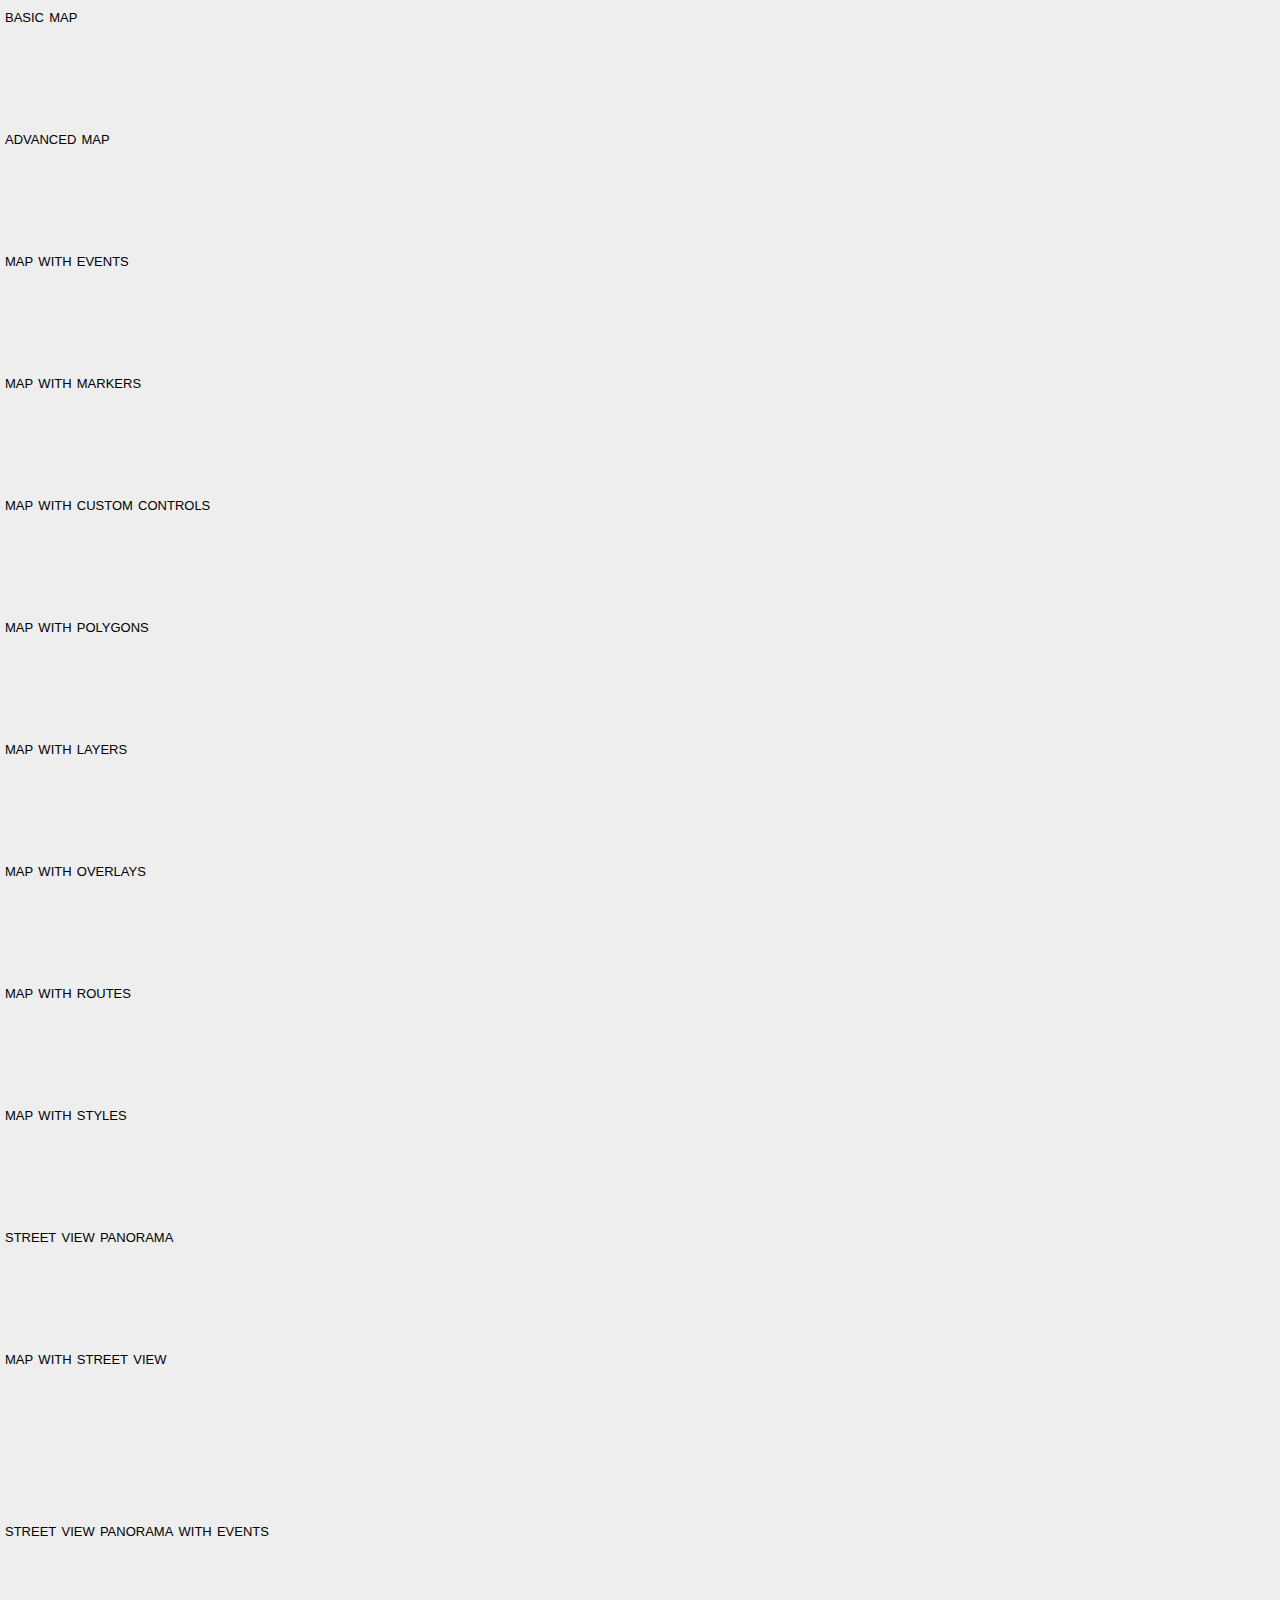
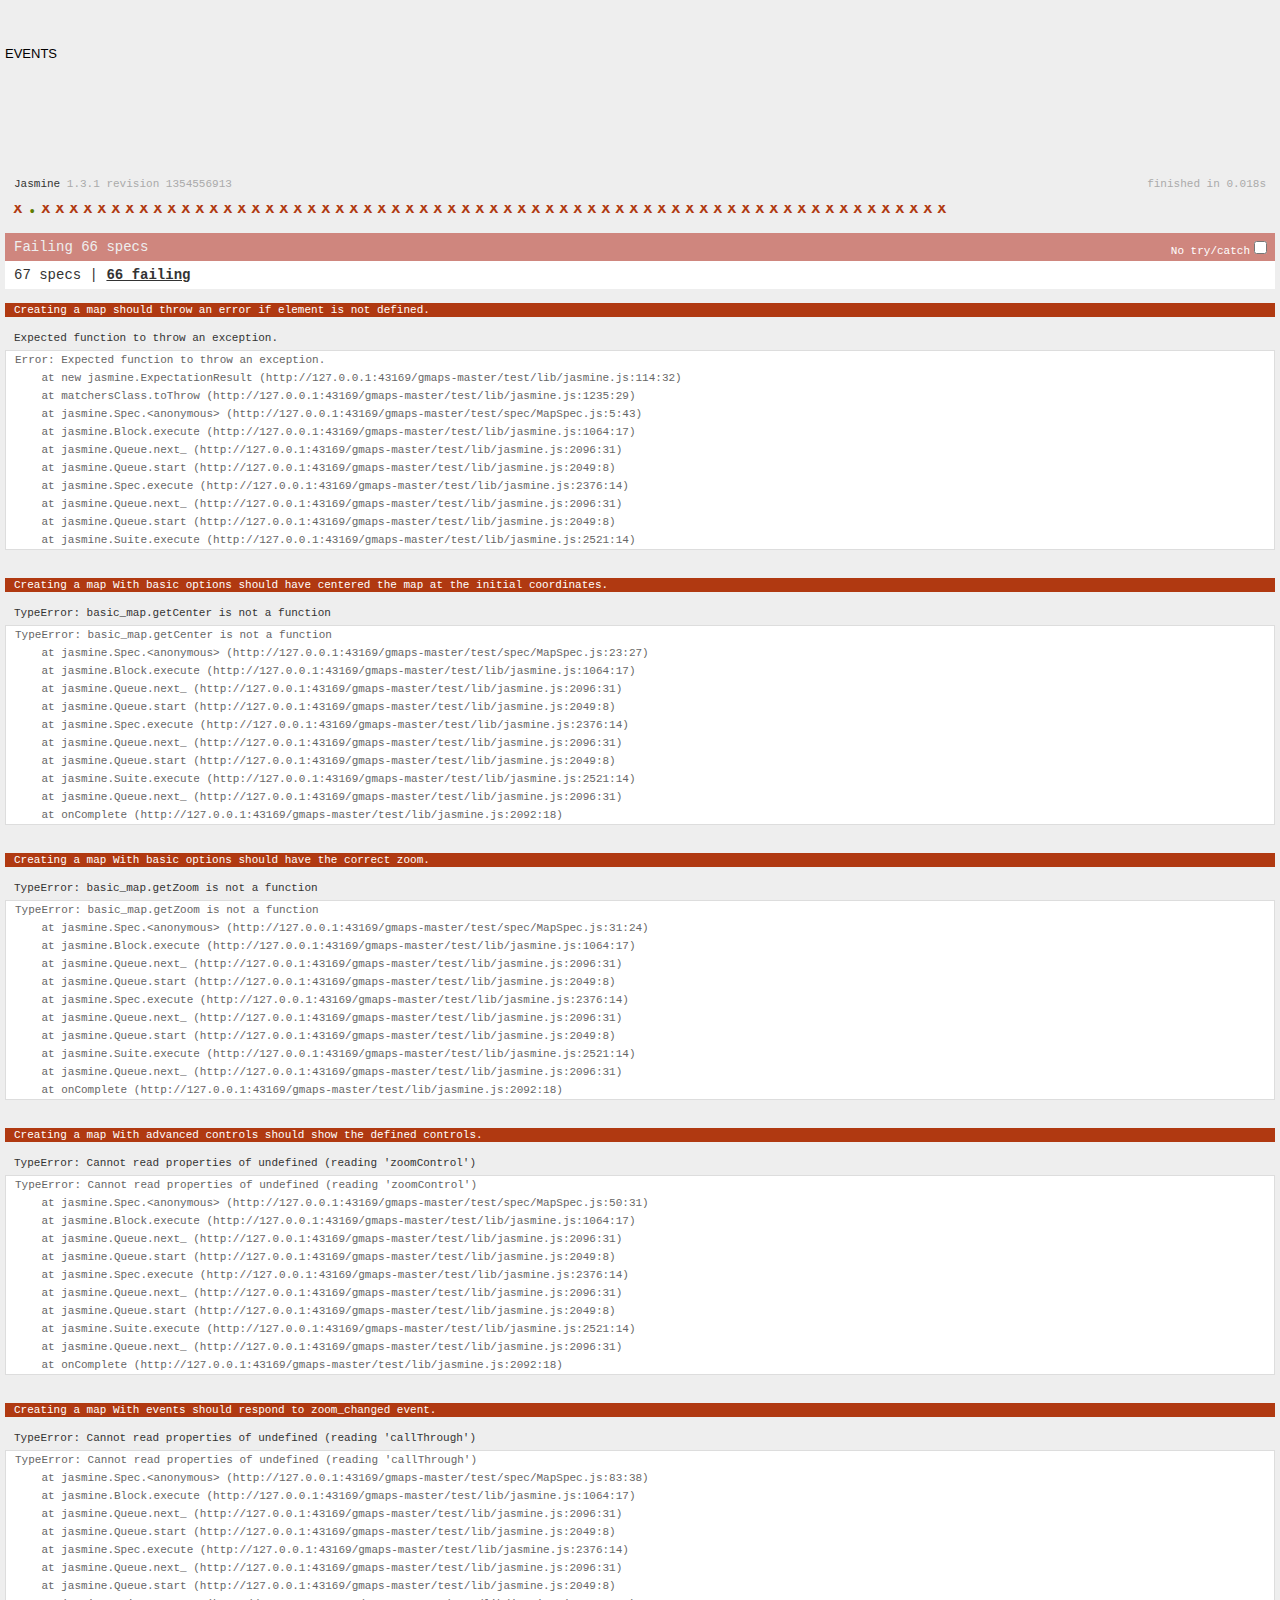
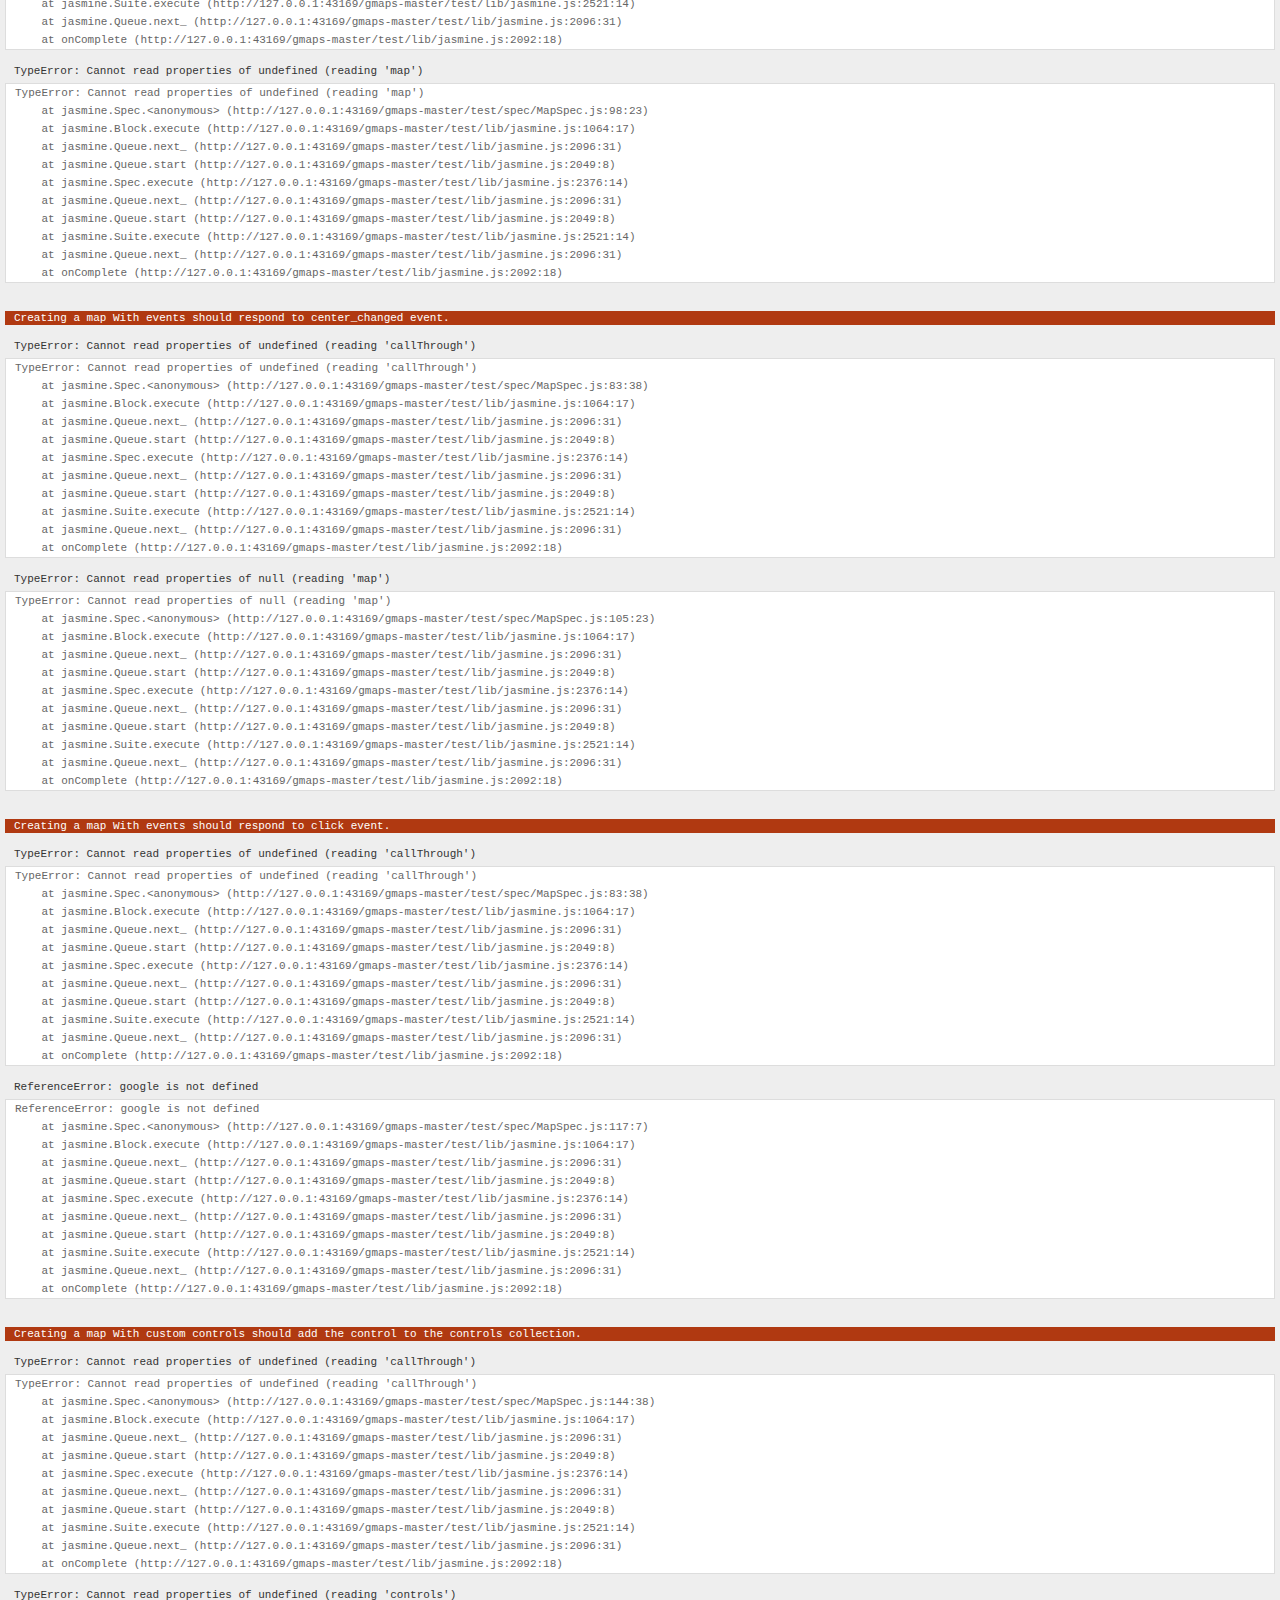
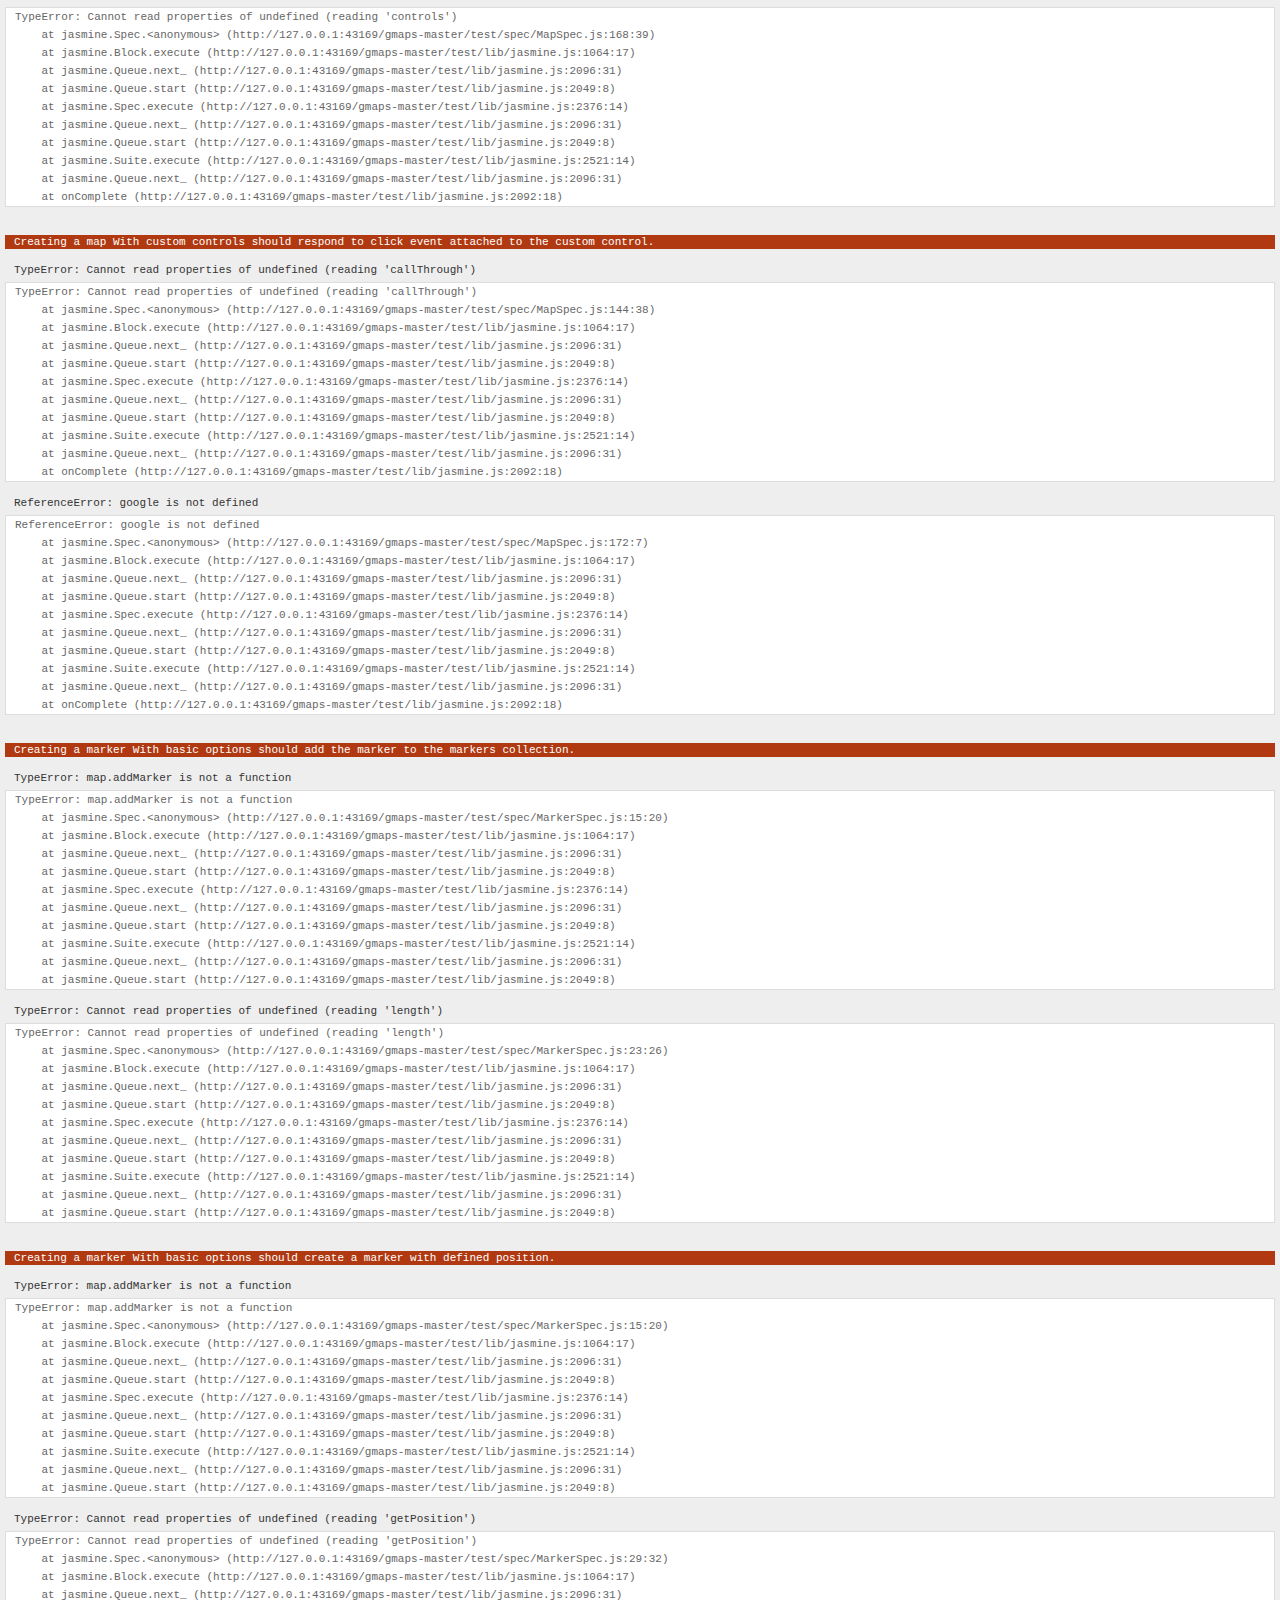
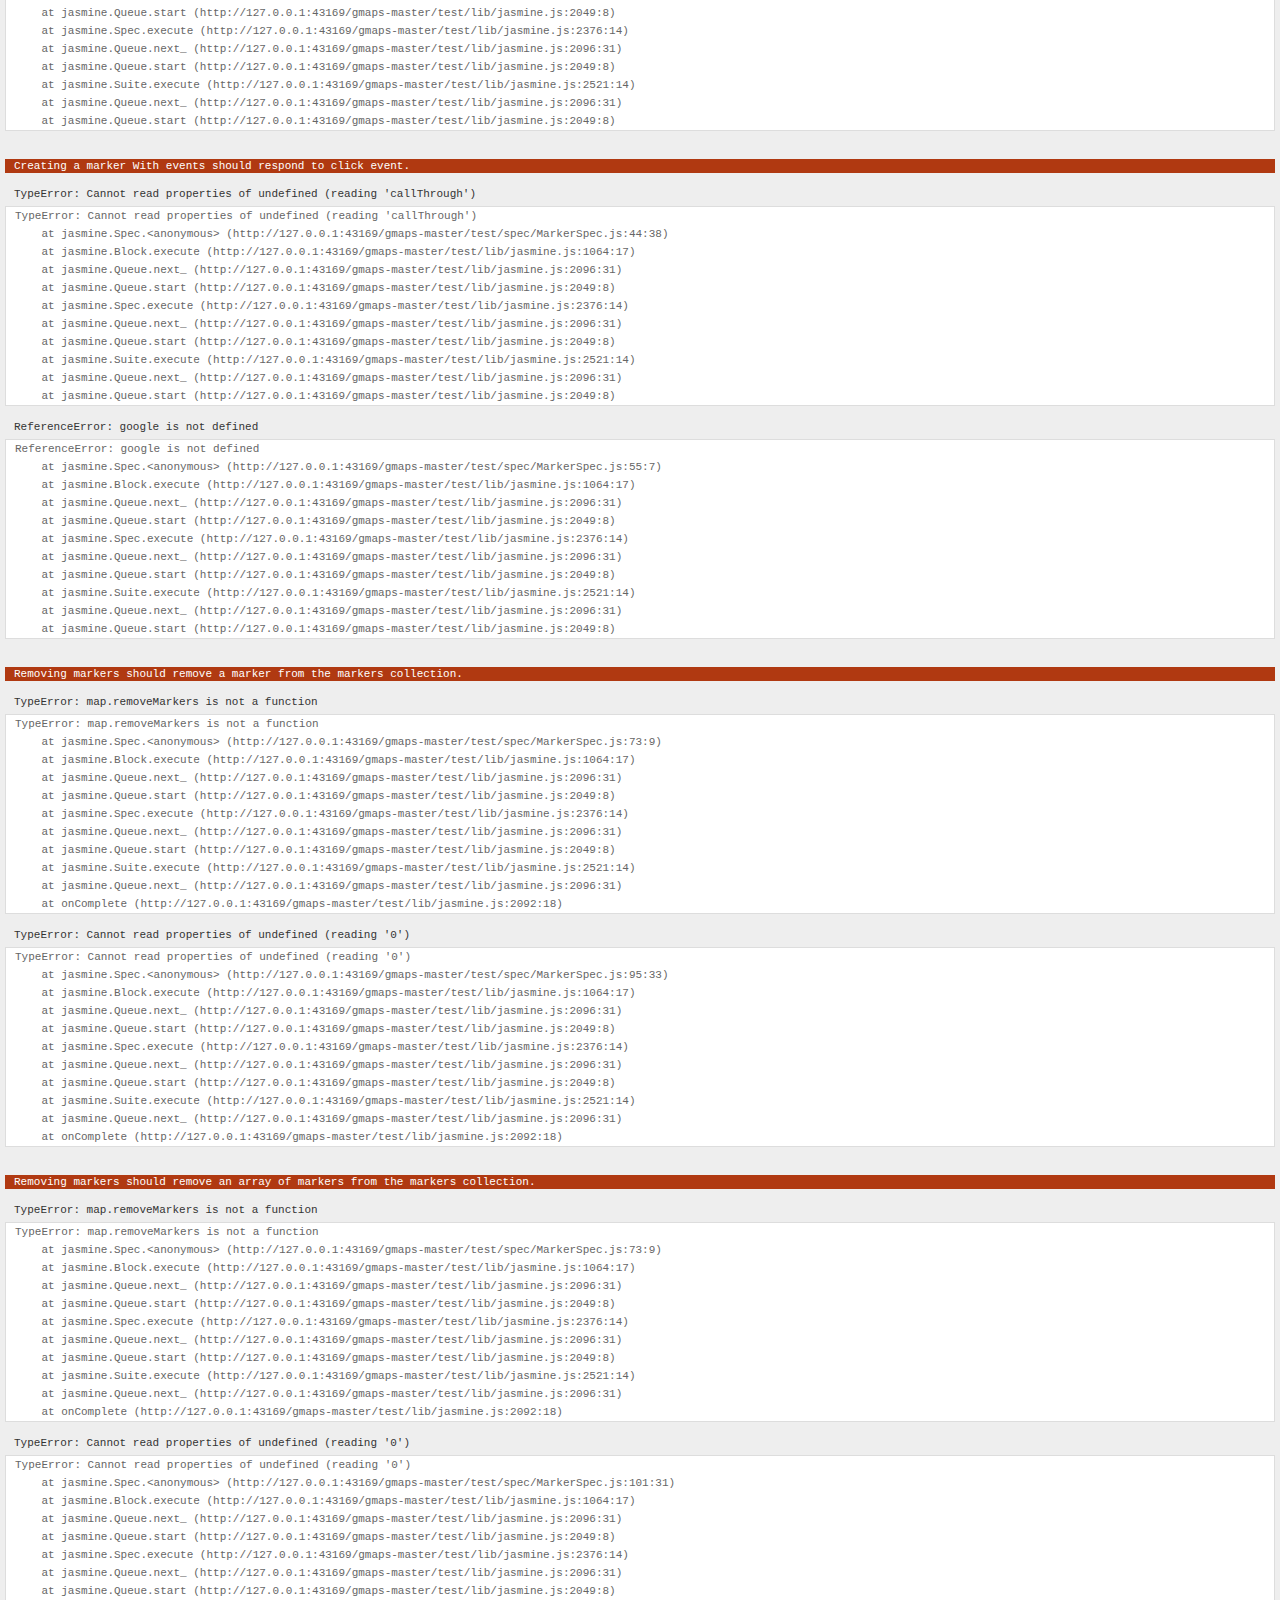
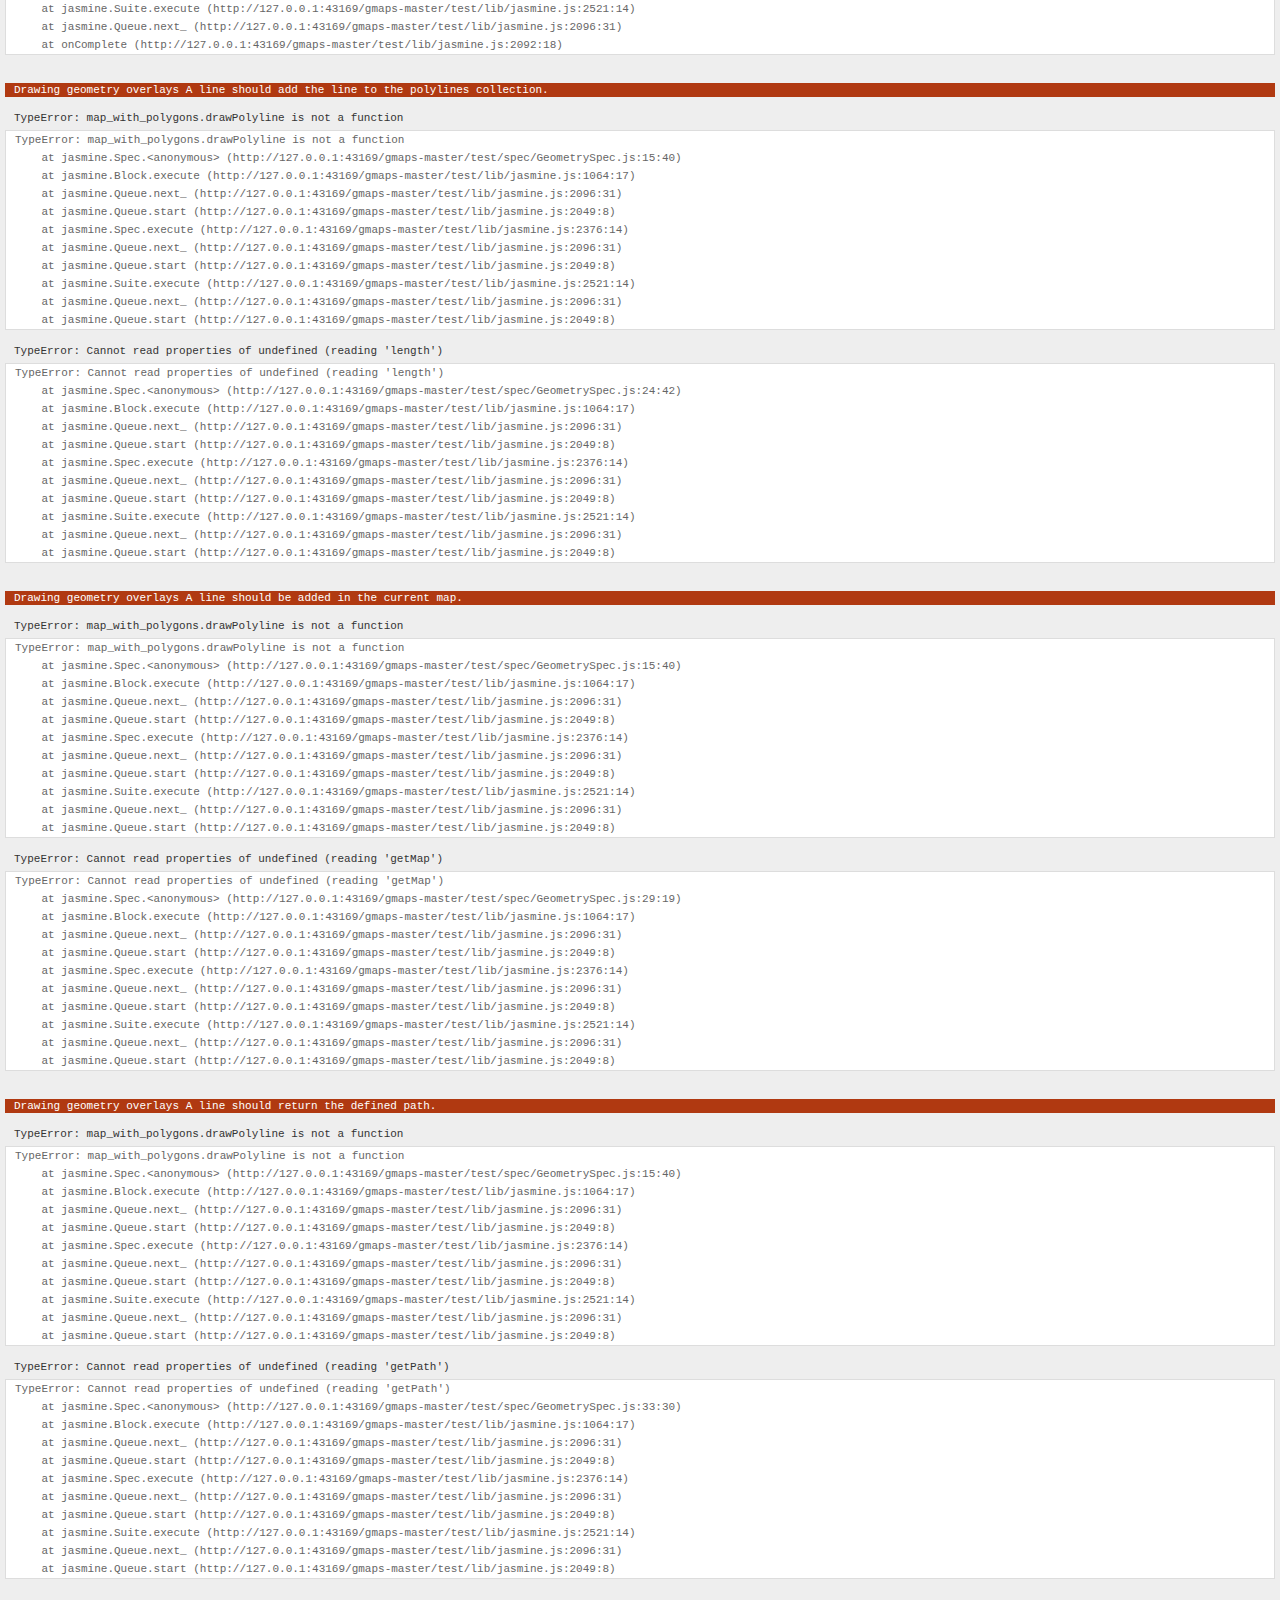
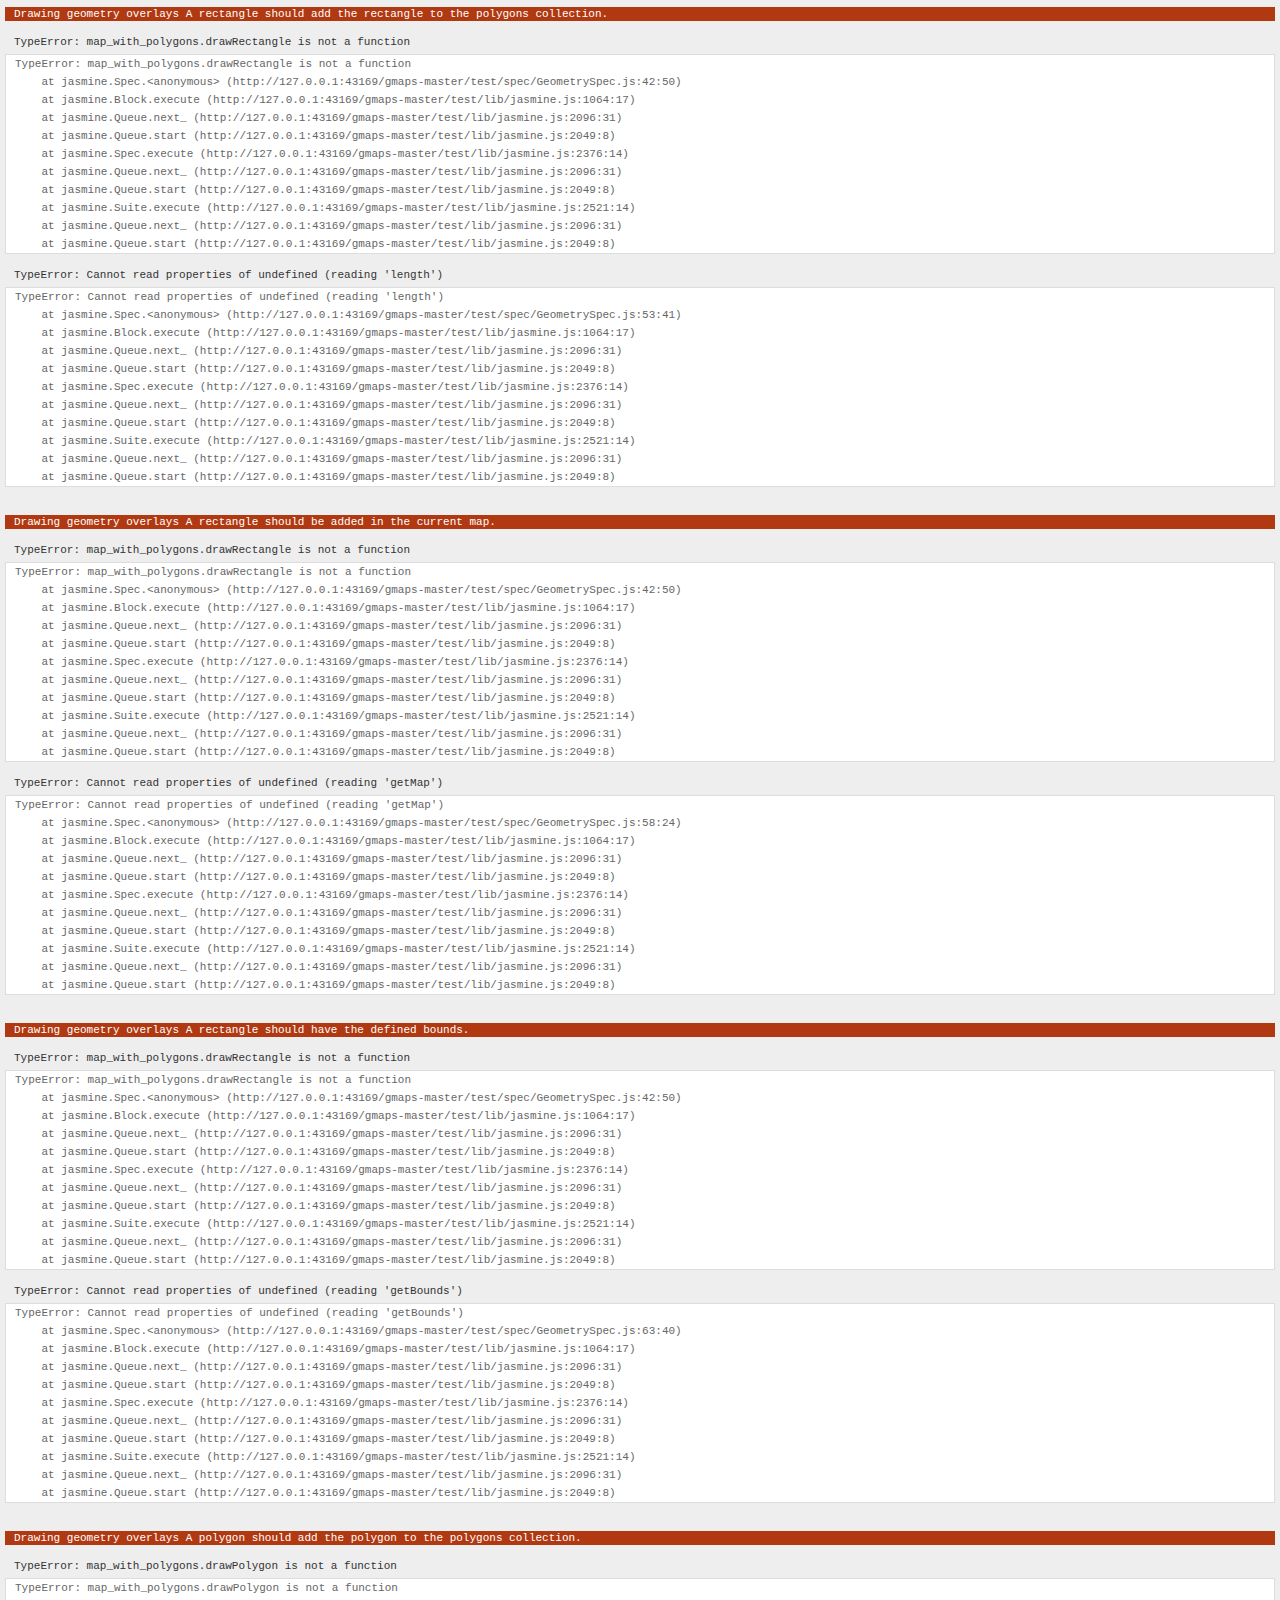
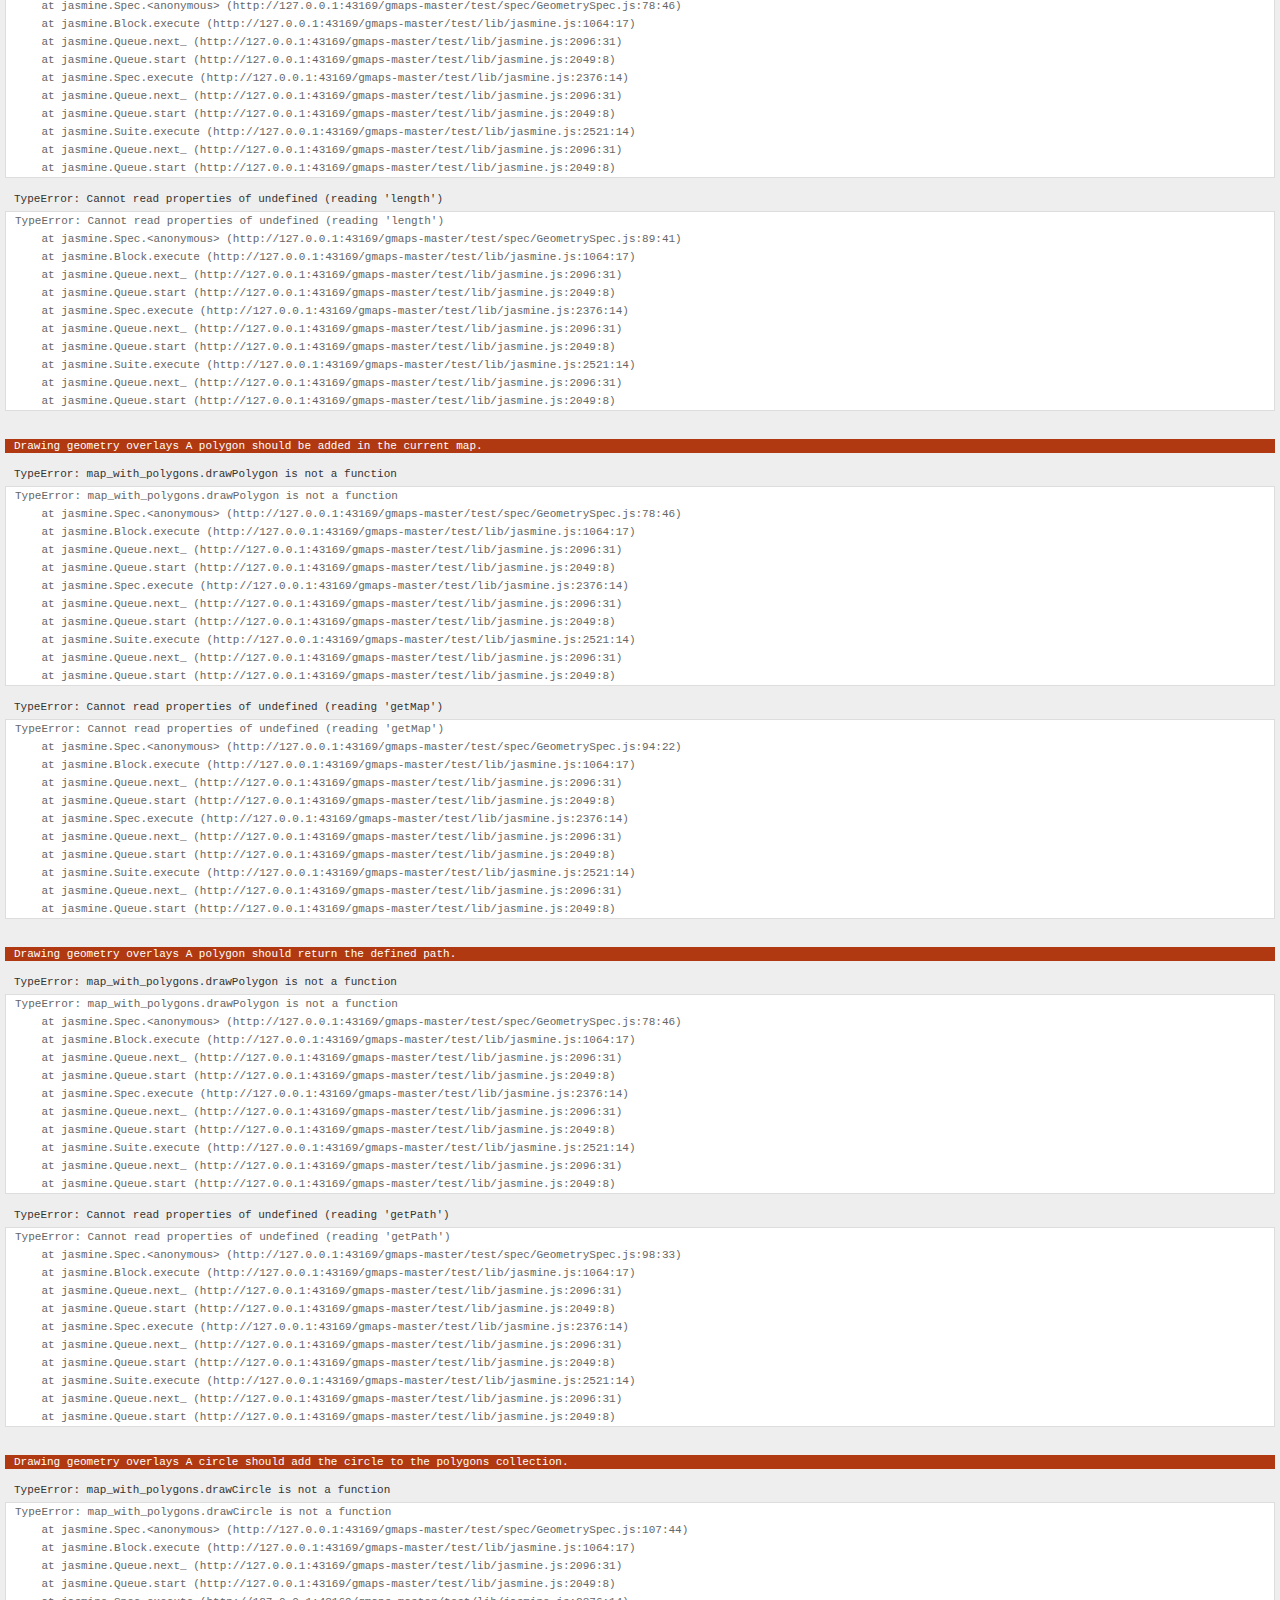
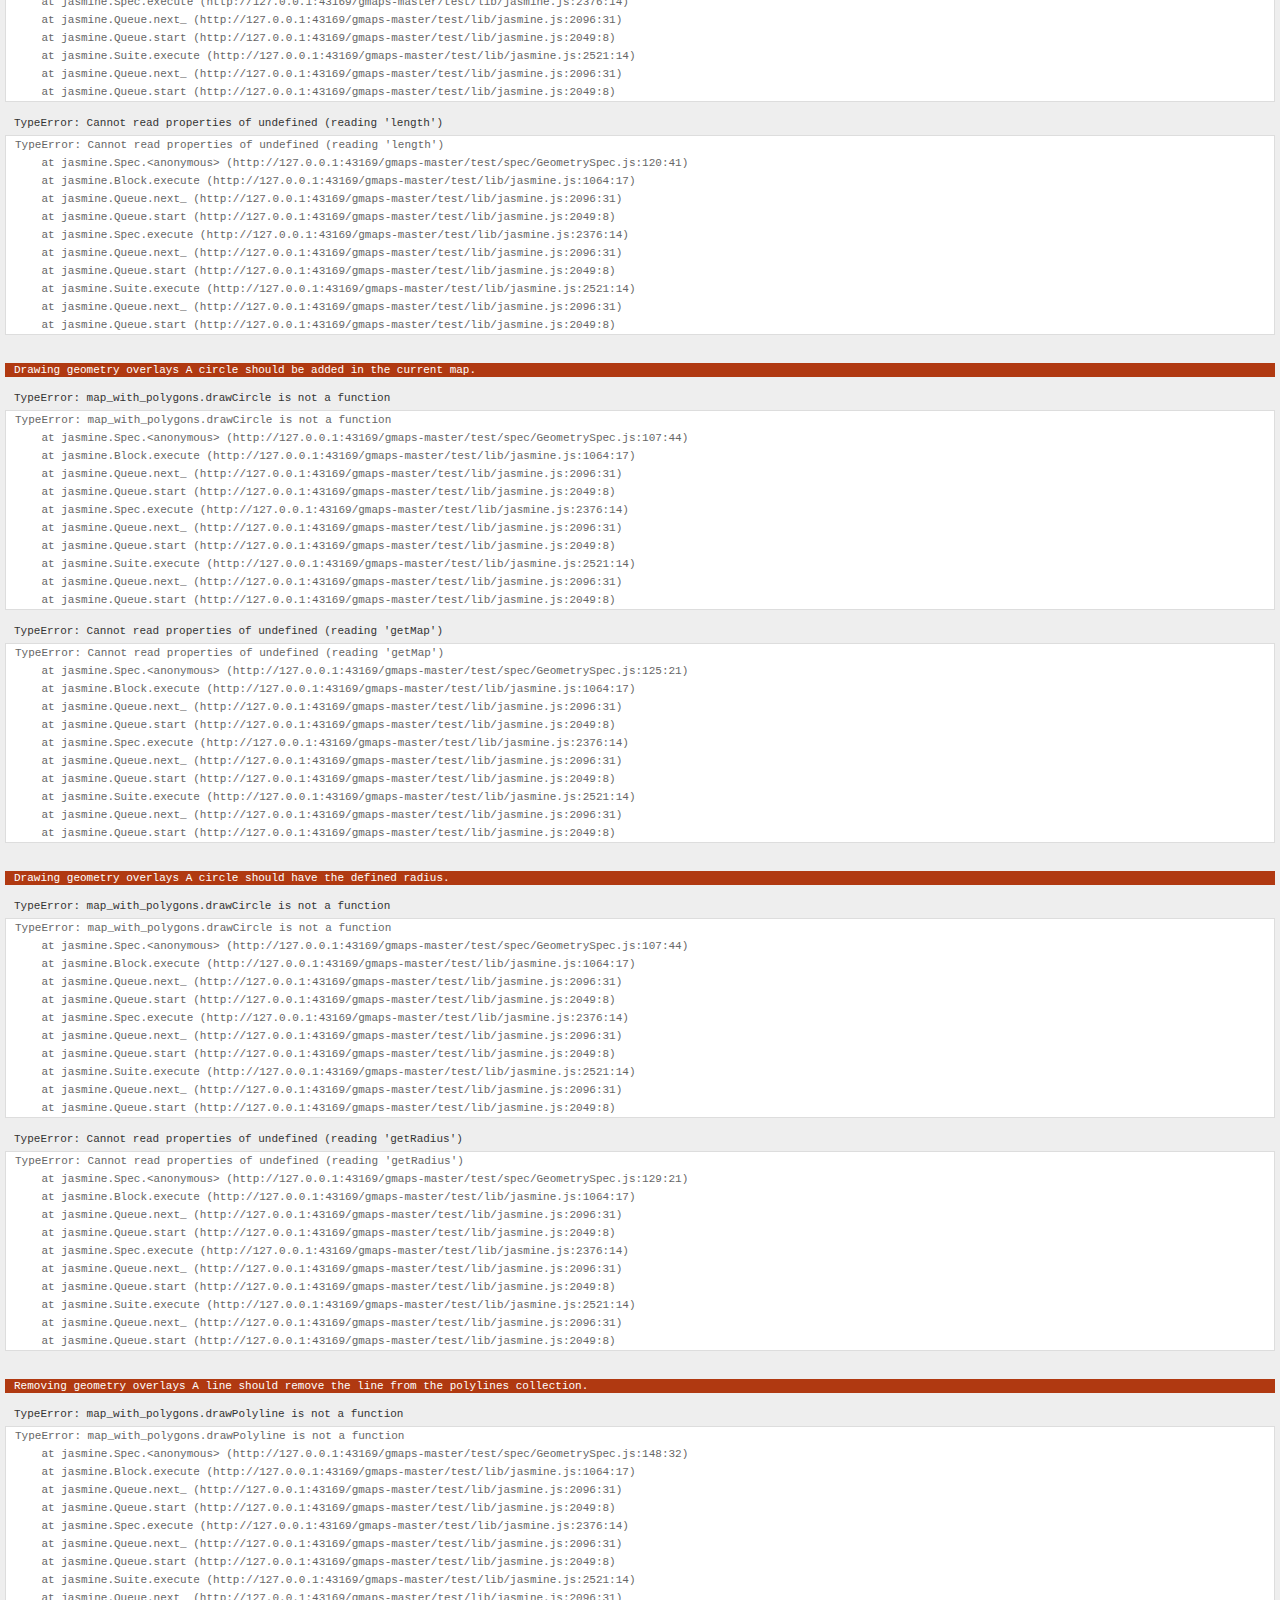
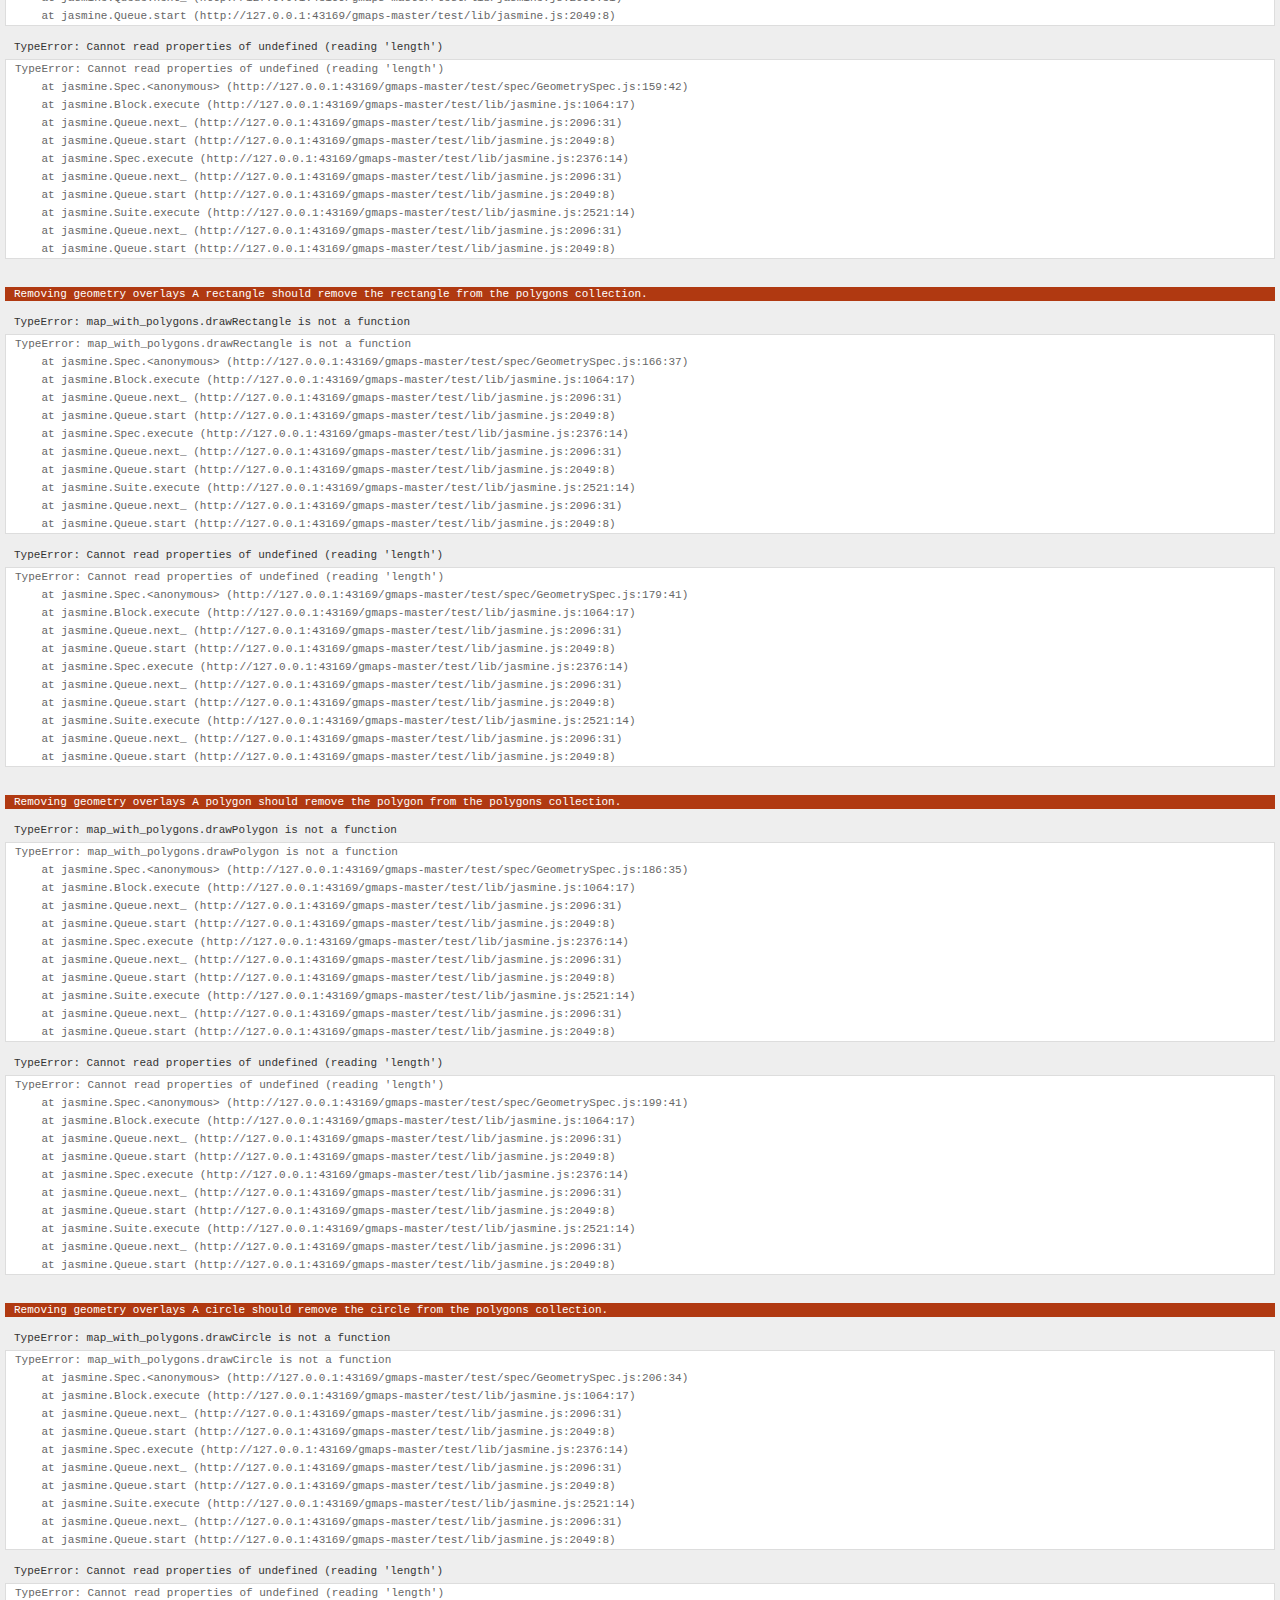
<file: gmaps-master/test/index.html>
<!DOCTYPE html>
<html>
<head>
  <title>gmaps.js test</title>
  <link rel="stylesheet" type="text/css" href="lib/jasmine.css" />
  <link rel="stylesheet" href="style.css" />
  <script type="text/javascript" src="lib/jasmine.js"></script>
  <script type="text/javascript" src="lib/jasmine-html.js"></script>

  <script type="text/javascript" src="http://maps.google.com/maps/api/js?sensor=true"></script>
  <script type="text/javascript" src="../gmaps.js"></script>

  <script type="text/javascript" src="spec/MapSpec.js"></script>
  <script type="text/javascript" src="spec/MarkerSpec.js"></script>
  <script type="text/javascript" src="spec/GeometrySpec.js"></script>
  <script type="text/javascript" src="spec/LayerSpec.js"></script>
  <script type="text/javascript" src="spec/OverlaySpec.js"></script>
  <script type="text/javascript" src="spec/RouteSpec.js"></script>
  <script type="text/javascript" src="spec/StyleSpec.js"></script>
  <script type="text/javascript" src="spec/StreetViewSpec.js"></script>
  <script type="text/javascript" src="spec/EventSpec.js"></script>
  <script type="text/javascript" src="spec/ControlSpec.js"></script>

  <script type="text/javascript">
    (function() {
      var jasmineEnv = jasmine.getEnv();
      jasmineEnv.updateInterval = 1000;

      var htmlReporter = new jasmine.HtmlReporter();

      jasmineEnv.addReporter(htmlReporter);

      jasmineEnv.specFilter = function(spec) {
        return htmlReporter.specFilter(spec);
      };

      var currentWindowOnload = window.onload;

      window.onload = function() {
        if (currentWindowOnload) {
          currentWindowOnload();
        }

        execJasmine();
      };

      function execJasmine() {
        jasmineEnv.execute();
      }
    })();
  </script>
</head>
<body>
  <h3>Basic map</h3>
  <div class="map" id="basic-map"></div>
  <h3>Advanced map</h3>
  <div class="map" id="advanced-map"></div>
  <h3>Map with events</h3>
  <div class="map" id="map-with-events"></div>
  <h3>Map with markers</h3>
  <div class="map" id="map-with-markers"></div>
  <h3>Map with custom controls</h3>
  <div class="map" id="map-with-custom-controls"></div>
  <h3>Map with polygons</h3>
  <div class="map" id="map-with-polygons"></div>
  <h3>Map with layers</h3>
  <div class="map" id="map-with-layers"></div>
  <h3>Map with overlays</h3>
  <div class="map" id="map-with-overlays"></div>
  <h3>Map with routes</h3>
  <div class="map" id="map-with-routes"></div>
  <h3>Map with styles</h3>
  <div class="map" id="map-with-styles"></div>
  <h3>Street View Panorama</h3>
  <div class="panorama" id="streetview-standalone-panorama"></div>
  <h3>Map with Street View</h3>
  <div class="with-columns">
    <div class="map" id="map-with-streetview"></div>
    <div class="panorama" id="streetview-panorama"></div>
  </div>
  <h3>Street View Panorama with events</h3>
  <div class="panorama" id="streetview-with-events"></div>
  <h3>Events</h3>
  <div class="map" id="events"></div>
</body>
</html>
</file>
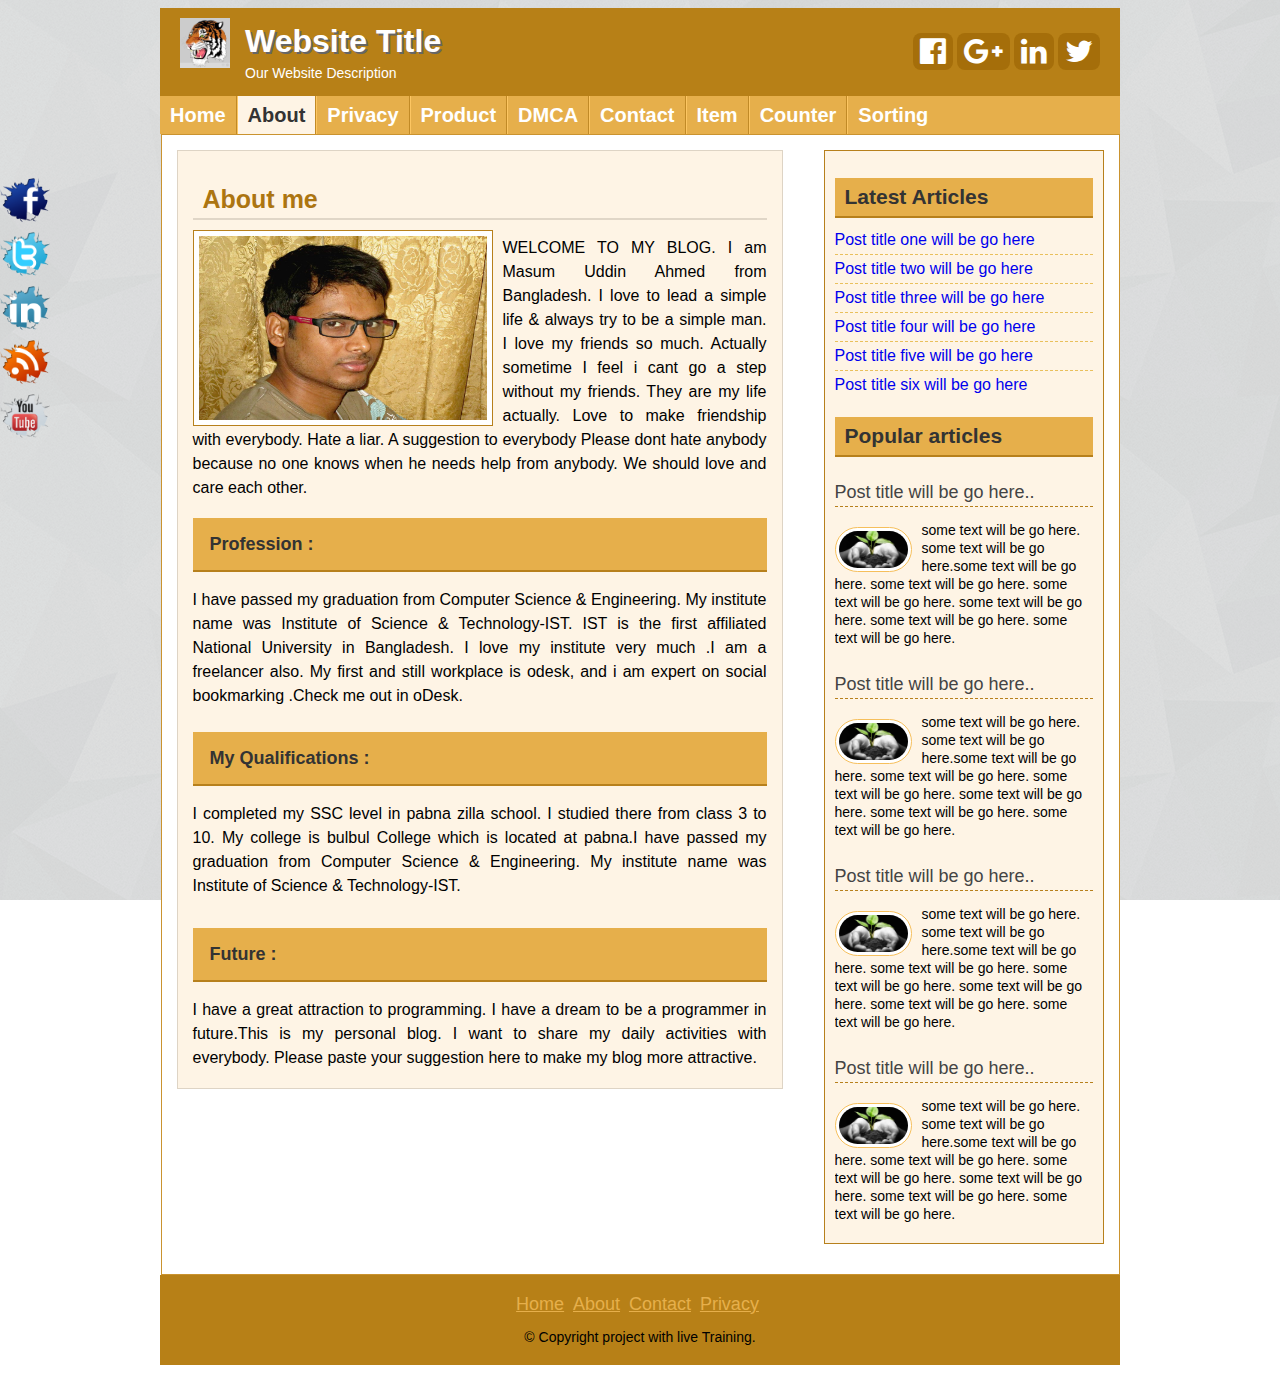
<file: about.html>
<!DOCTYPE html>

<html>
<head>
<title>This is website </title>

<link rel="stylesheet" href="style.css">
<link rel="stylesheet" href="font-awesome-4.7.0/css/font-awesome.css">



</head> 


<body>
<div class ="Headersection templete clear">
<div class="logo">
<img src="images/social/tigerit.jpg" alt="Logo"/>
<h2>Website Title</h2>
<p>
Our Website Description
</p>

</div>
<div class="social">
<a target="_blank" href="http://www.facebook.com"><i class="fa fa-facebook-official" aria-hidden="true"></i></a>
<a href="#"><i class="fa fa-google-plus" aria-hidden="true"></i></a>
<a href="#"><i class="fa fa-linkedin" aria-hidden="true"></i></a>
<a href="#"><i class="fa fa-twitter" aria-hidden="true"></i></a>
</div>

</div>
<div class ="navsection templete">
<ul>

<li><a  href="index.html">Home</a></li>
<li><a id="active" href="about.html">About</a></li>
<li><a href="about.html">Privacy</a></li>


<li><a href="about.html">Product</a>

<ul>
<li><a href="#">Product One</a></li>
<li><a href="#">Product Two</a></li>
<li><a href="#">Product Three</a></li>
<li><a href="#">Product Four</a></li>
<li><a href="#">Product Five</a></li>

</ul>
</li>

<li><a href="about.html">DMCA</a></li>
<li><a href="contact.html">Contact</a>
<ul>
<li><a href="#">Address One</a></li>
<li><a href="#">Address Two</a></li>
<li><a href="#">Address Three</a></li>
<li><a href="#">Address Four</a></li>
<li><a href="#">Address Five</a></li>

</ul>
</li>
<li><a href="item.html">Item</a></li>
<li><a href="counter.html">Counter</a></li>
<li><a href="sorting.html">Sorting</a></li>

</ul>
</div>


<div class ="Contentsection contemplete clear">
<div class ="Maincontent clear">
<div class ="about">
<h2>About me</h2>
<img src="images/masum.jpg" alt="MyImage"/>
<p>
WELCOME TO MY BLOG. I am Masum Uddin Ahmed  from Bangladesh. I love to lead a simple life & always try to be a simple man. I love my friends so much. Actually sometime I feel i cant go a step without my friends. They are my life actually. Love to make friendship with everybody. Hate a liar. A suggestion to everybody Please dont hate anybody because no one knows when he needs help from anybody. We should love and care each other.
</p>
<h3>Profession :</h3>
<p>

I have passed my graduation from Computer Science & Engineering. My institute name was Institute of Science & Technology-IST. IST is the first affiliated  National University in Bangladesh. I love my institute very much .I am a freelancer also. My first and still workplace is odesk, and i am expert on social bookmarking .Check me out in oDesk.
</p>
<h4>My Qualifications :</h4>
<p>
I completed my  SSC level in pabna zilla school. I studied there from class 3 to 10.  My college is bulbul College which is located at pabna.I have passed my graduation from Computer Science & Engineering. My institute name was Institute of Science & Technology-IST.
</p>
<h5>Future :</h5>
<p>
I have a great attraction to programming. I have a dream to be a programmer  in future.This is my personal blog. I want to share my daily activities with everybody. Please paste your suggestion here to make my blog more attractive.
</p>


</div>
</div>
<div class ="Sidebar clear">
<div class ="Samesidebar clear">
<h2> Latest Articles </h2>
<ul>

<li><a href="#">Post title one will be go here </a></li>
<li><a href="#">Post title two will be go here </a></li>
<li><a href="#">Post title three will be go here </a></li>
<li><a href="#">Post title four will be go here </a></li>
<li><a href="#">Post title five will be go here </a></li>
<li><a href="#">Post title six will be go here </a></li>

</ul>

</div>


<div class ="Samesidebar clear">
<h2> Popular articles </h2>
<div class="Popular clear">
<h3><a href="#">Post title will be go here..</h3></a>
<a href="#"><img src ="images/tree.jpg" alt="post image"/></a>
<p>
some text will be go here. some text will be go here.some text will be go here. some text will be go here.
some text will be go here. some text will be go here. some text will be go here. some text will be go here.
</p>
</div>


<div class="Popular clear">
<h3><a href="#">Post title will be go here..</h3></a>
<a href="#"><img src ="images/tree.jpg" alt="post image"/></a>
<p>
some text will be go here. some text will be go here.some text will be go here. some text will be go here.
some text will be go here. some text will be go here. some text will be go here. some text will be go here.
</p>
</div>


<div class="Popular clear">
<h3><a href="#">Post title will be go here..</h3></a>
<a href="#"><img src ="images/tree.jpg" alt="post image"/></a>
<p>
some text will be go here. some text will be go here.some text will be go here. some text will be go here.
some text will be go here. some text will be go here. some text will be go here. some text will be go here.
</p>
</div>


<div class="Popular clear">
<h3><a href="#">Post title will be go here..</h3></a>
<a href="#"><img src ="images/tree.jpg" alt="post image"/></a>
<p>
some text will be go here. some text will be go here.some text will be go here. some text will be go here.
some text will be go here. some text will be go here. some text will be go here. some text will be go here.
</p>
</div>
</div>


</div>
</div>
<div class ="fottersection templete clear">
<div class ="fottermenu clear">
<ul>

<li><a href="#">Home</a></li>
<li><a href="#">About</a></li>
<li><a href="#">Contact</a></li>
<li><a href="#">Privacy</a></li>

</ul>
</div>

<p>&copy; Copyright project with live Training.</p>


</div>
<div class="fixedicon clear">
<a href="http://www.facebook.com"><img src="images/social/fb.png" alt="Facebok"/></a>
<a href="http://www.twitter.com"><img src="images/social/tw.png" alt="Twitter"/></a>
<a href="http://www.linkedin.com"><img src="images/social/ln.png" alt="Linkedin"/></a>
<a href="http://www.subscribe.com"><img src="images/social/sub.png" alt="Subscribe"/></a>
<a href="http://www.youtube.com"><img src="images/social/yo.png" alt="Youtube"/></a>

</div>
<script type="text/javascript" src="js/scrolltop.js"></script>

 

</body>

</html>
</file>
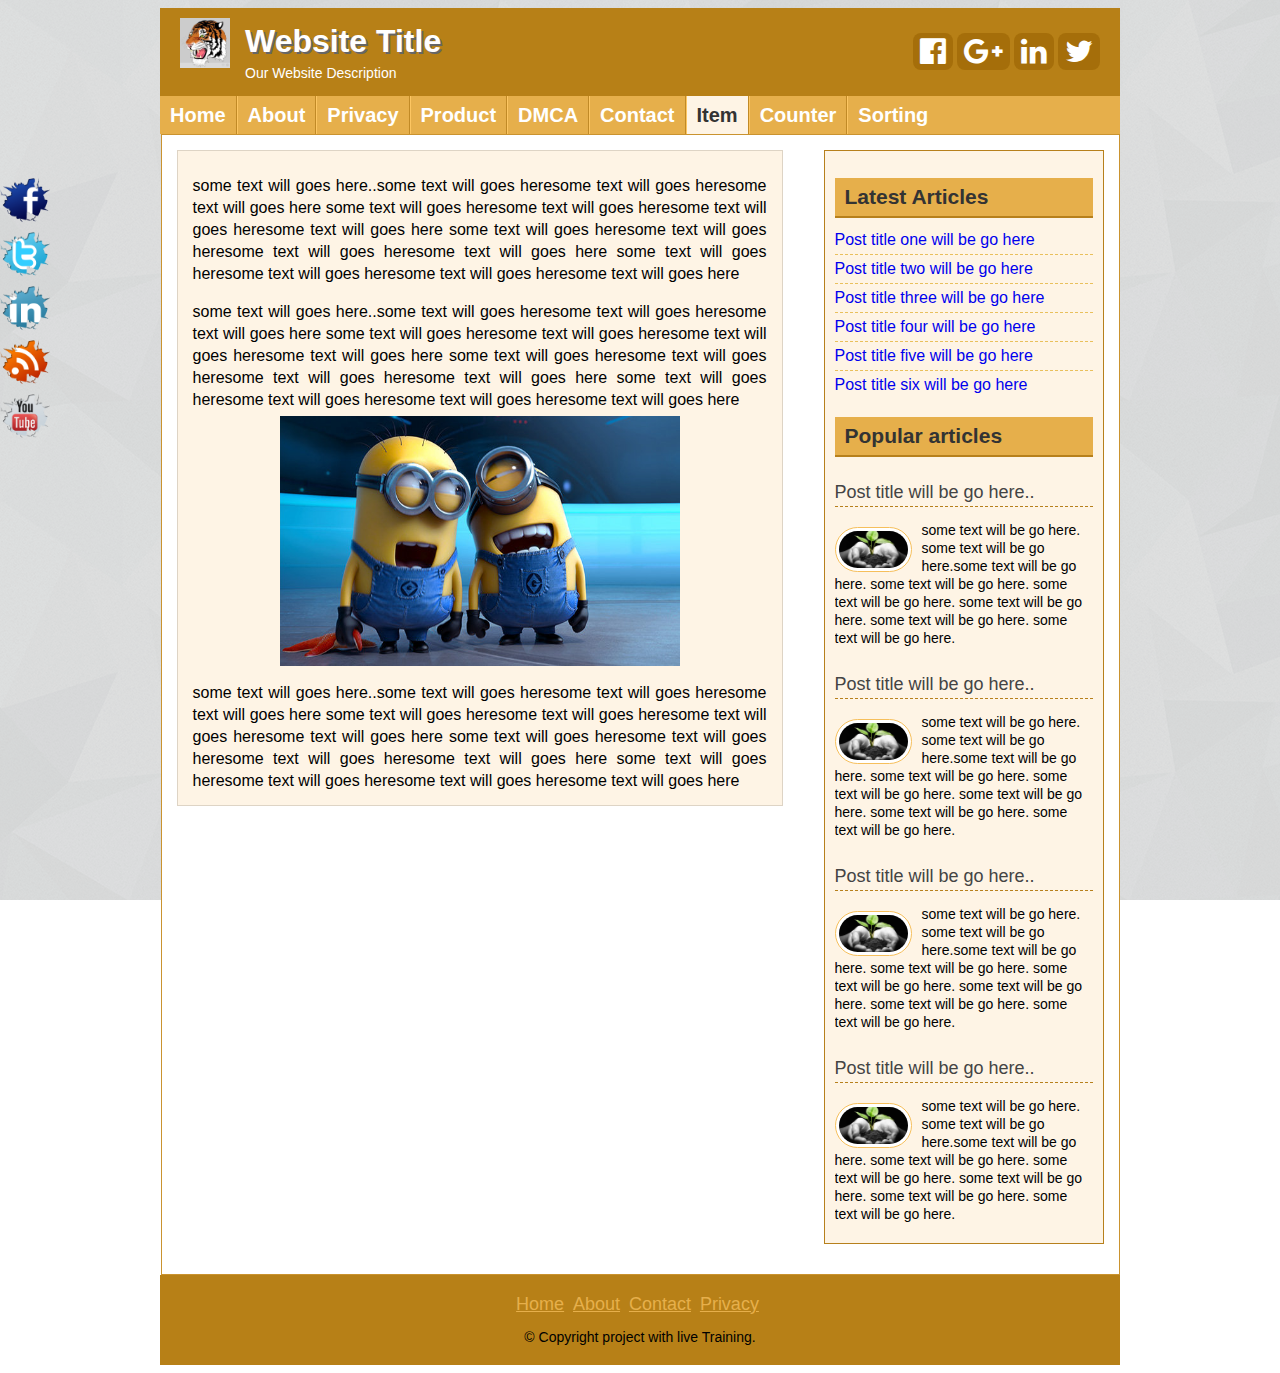
<file: item.html>
<!DOCTYPE html>

<html>
<head>
<title>This is website </title>

<link rel="stylesheet" href="style.css">
<link rel="stylesheet" href="font-awesome-4.7.0/css/font-awesome.css">

</head> 


<body>
<div class ="Headersection templete clear">
<div class="logo">
<img src="images/social/tigerit.jpg" alt="Logo"/>
<h2>Website Title</h2>
<p>
Our Website Description
</p>

</div>
<div class="social">
<a target="_blank" href="http://www.facebook.com"><i class="fa fa-facebook-official" aria-hidden="true"></i></a>
<a href="#"><i class="fa fa-google-plus" aria-hidden="true"></i></a>
<a href="#"><i class="fa fa-linkedin" aria-hidden="true"></i></a>
<a href="#"><i class="fa fa-twitter" aria-hidden="true"></i></a>
</div>

</div>
<div class ="navsection templete">
<ul>

<li><a href="index.html">Home</a></li>
<li><a href="about.html">About</a></li>
<li><a href="about.html">Privacy</a></li>


<li><a href="about.html">Product</a>

<ul>
<li><a href="#">Product One</a></li>
<li><a href="#">Product Two</a></li>
<li><a href="#">Product Three</a></li>
<li><a href="#">Product Four</a></li>
<li><a href="#">Product Five</a></li>

</ul>
</li>

<li><a href="about.html">DMCA</a></li>
<li><a href="contact.html">Contact</a>
<ul>
<li><a href="#">Address One</a></li>
<li><a href="#">Address Two</a></li>
<li><a href="#">Address Three</a></li>
<li><a href="#">Address Four</a></li>
<li><a href="#">Address Five</a></li>

</ul>
</li>
<li><a id="active" href="item.html">Item</a></li>
<li><a href="counter.html">Counter</a></li>
<li><a href="sorting.html">Sorting</a></li>

</ul>
</div>


<div class ="Contentsection contemplete clear">
<div class ="Maincontent myitem clear">
<p>some text will goes here..some text will goes heresome text will goes heresome text will goes here
some text will goes heresome text will goes heresome text will goes heresome text will goes here
some text will goes heresome text will goes heresome text will goes heresome text will goes here
some text will goes heresome text will goes heresome text will goes heresome text will goes here</p>
<p>some text will goes here..some text will goes heresome text will goes heresome text will goes here
some text will goes heresome text will goes heresome text will goes heresome text will goes here
some text will goes heresome text will goes heresome text will goes heresome text will goes here
some text will goes heresome text will goes heresome text will goes heresome text will goes here</p>

<div class ="items">
<img src="images/mini.jpg" alt="one image"/>
<div class="shadow">
<div class="ourtext">
<h2>Java Programmer</h2>
<p>Expert in java(j2ee) & PHP</p>
</div>

</div>

</div>
<p>some text will goes here..some text will goes heresome text will goes heresome text will goes here
some text will goes heresome text will goes heresome text will goes heresome text will goes here
some text will goes heresome text will goes heresome text will goes heresome text will goes here
some text will goes heresome text will goes heresome text will goes heresome text will goes here</p>
</div>


<div class ="Sidebar clear">
<div class ="Samesidebar clear">
<h2> Latest Articles </h2>
<ul>

<li><a href="#">Post title one will be go here</a></li>
<li><a href="#">Post title two will be go here </a></li>
<li><a href="#">Post title three will be go here </a></li>
<li><a href="#">Post title four will be go here </a></li>
<li><a href="#">Post title five will be go here </a></li>
<li><a href="#">Post title six will be go here </a></li>

</ul>

</div>



<div class ="Samesidebar clear">
<h2> Popular articles </h2>
<div class="Popular clear">
<h3><a href="#">Post title will be go here..</h3></a>
<a href="#"><img src ="images/tree.jpg" alt="post image"/></a>
<p>
some text will be go here. some text will be go here.some text will be go here. some text will be go here.
some text will be go here. some text will be go here. some text will be go here. some text will be go here.
</p>
</div>


<div class="Popular clear">
<h3><a href="#">Post title will be go here..</h3></a>
<a href="#"><img src ="images/tree.jpg" alt="post image"/></a>
<p>
some text will be go here. some text will be go here.some text will be go here. some text will be go here.
some text will be go here. some text will be go here. some text will be go here. some text will be go here.
</p>
</div>


<div class="Popular clear">
<h3><a href="#">Post title will be go here..</h3></a>
<a href="#"><img src ="images/tree.jpg" alt="post image"/></a>
<p>
some text will be go here. some text will be go here.some text will be go here. some text will be go here.
some text will be go here. some text will be go here. some text will be go here. some text will be go here.
</p>
</div>


<div class="Popular clear">
<h3><a href="#">Post title will be go here..</h3></a>
<a href="#"><img src ="images/tree.jpg" alt="post image"/></a>
<p>
some text will be go here. some text will be go here.some text will be go here. some text will be go here.
some text will be go here. some text will be go here. some text will be go here. some text will be go here.
</p>
</div>
</div>


</div>
</div>
<div class ="fottersection templete clear">
<div class ="fottermenu clear">
<ul>

<li><a href="#">Home</a></li>
<li><a href="#">About</a></li>
<li><a href="#">Contact</a></li>
<li><a href="#">Privacy</a></li>

</ul>
</div>

<p>&copy; Copyright project with live Training.</p>


</div>

<div class="fixedicon clear">
<a href="http://www.facebook.com"><img src="images/social/fb.png" alt="Facebok"/></a>
<a href="http://www.twitter.com"><img src="images/social/tw.png" alt="Twitter"/></a>
<a href="http://www.linkedin.com"><img src="images/social/ln.png" alt="Linkedin"/></a>
<a href="http://www.subscribe.com"><img src="images/social/sub.png" alt="Subscribe"/></a>
<a href="http://www.youtube.com"><img src="images/social/yo.png" alt="Youtube"/></a>

</div>
<script type="text/javascript" src="js/scrolltop.js"></script>

 

</body>


</html>
</file>
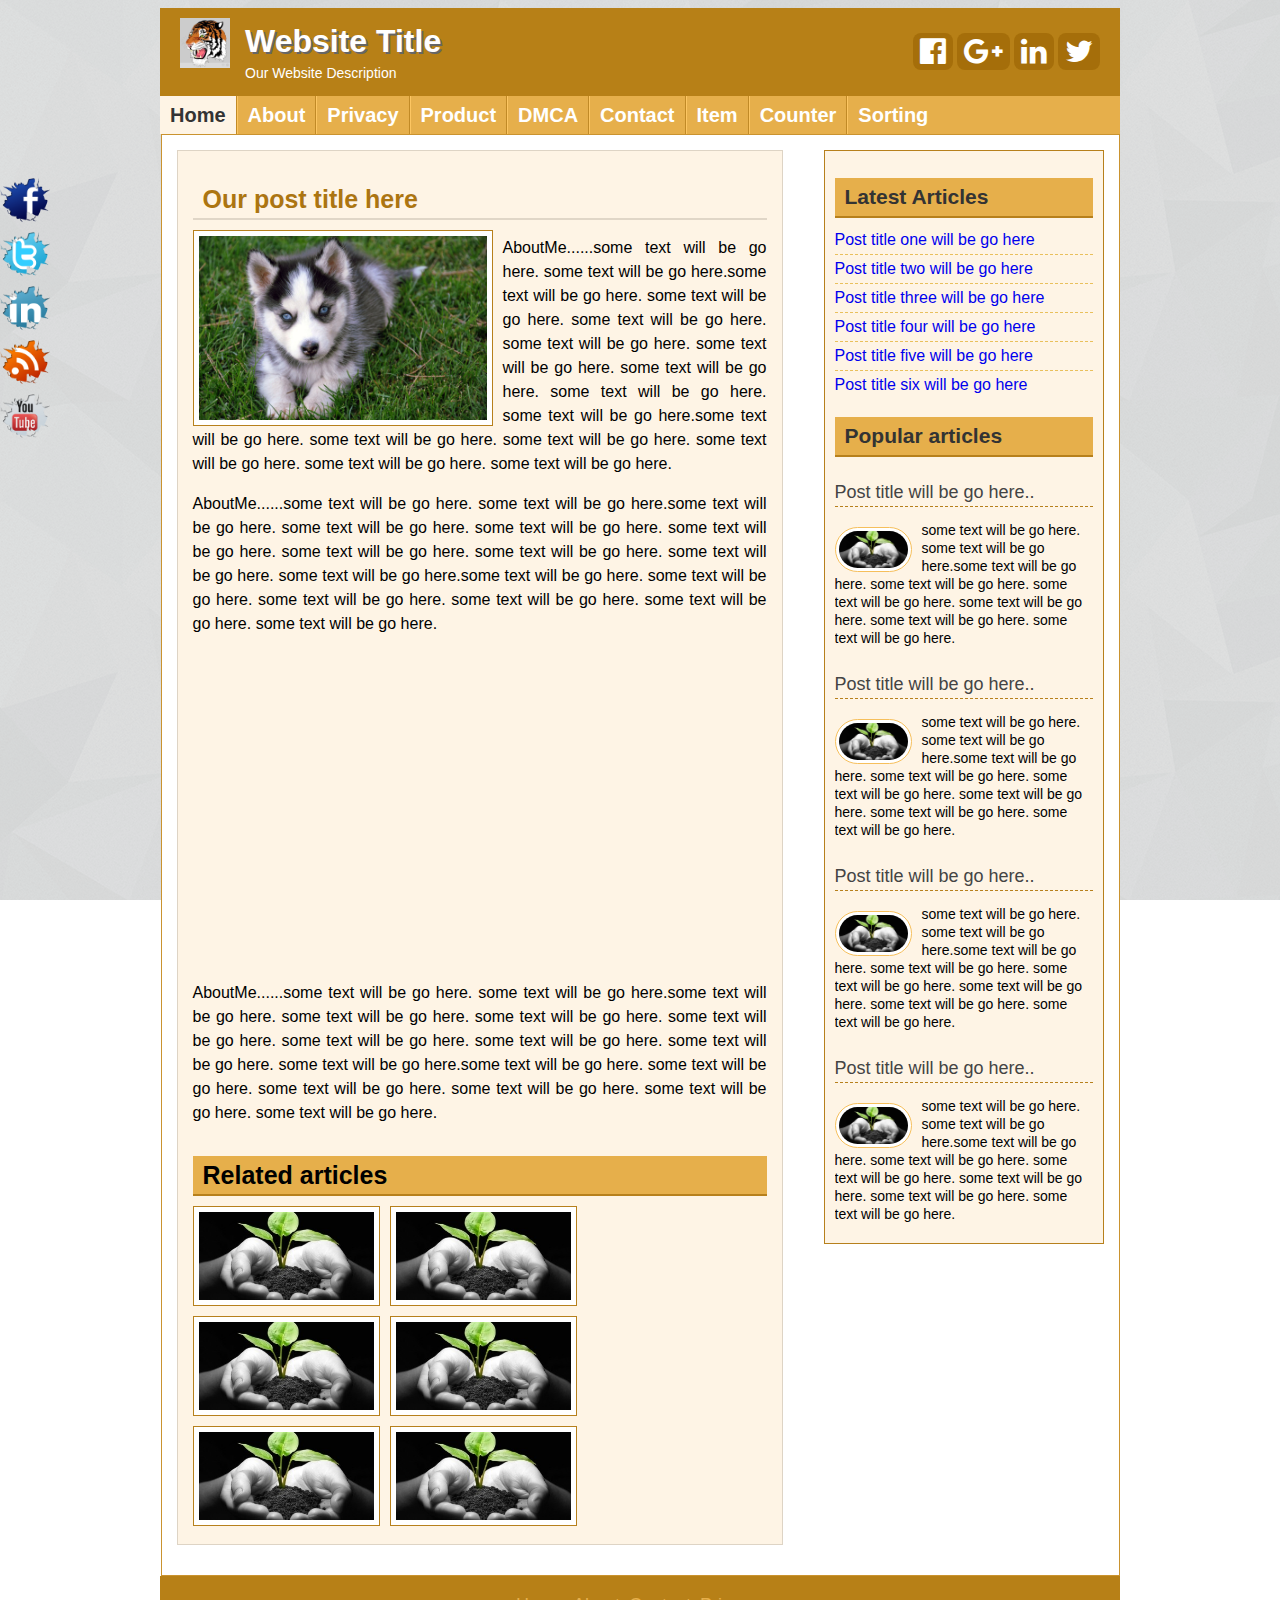
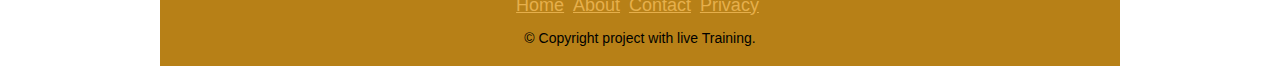
<file: post.html>
<!DOCTYPE html>

<html>
<head>
<title>This is website </title>

<link rel="stylesheet" href="style.css">
<link rel="stylesheet" href="font-awesome-4.7.0/css/font-awesome.css">

</head> 


<body>
<div class ="Headersection templete clear">
<div class="logo">
<img src="images/social/tigerit.jpg" alt="Logo"/>
<h2>Website Title</h2>
<p>
Our Website Description
</p>

</div>
<div class="social">
<a target="_blank" href="http://www.facebook.com"><i class="fa fa-facebook-official" aria-hidden="true"></i></a>
<a href="#"><i class="fa fa-google-plus" aria-hidden="true"></i></a>
<a href="#"><i class="fa fa-linkedin" aria-hidden="true"></i></a>
<a href="#"><i class="fa fa-twitter" aria-hidden="true"></i></a>
</div>

</div>
<div class ="navsection templete">
<ul>

<li><a id="active" href="index.html">Home</a></li>
<li><a href="about.html">About</a></li>
<li><a href="about.html">Privacy</a></li>


<li><a href="about.html">Product</a>

<ul>
<li><a href="#">Product One</a></li>
<li><a href="#">Product Two</a></li>
<li><a href="#">Product Three</a></li>
<li><a href="#">Product Four</a></li>
<li><a href="#">Product Five</a></li>

</ul>
</li>

<li><a href="about.html">DMCA</a></li>
<li><a href="contact.html">Contact</a>
<ul>
<li><a href="#">Address One</a></li>
<li><a href="#">Address Two</a></li>
<li><a href="#">Address Three</a></li>
<li><a href="#">Address Four</a></li>
<li><a href="#">Address Five</a></li>

</ul>
</li>
<li><a href="item.html">Item</a></li>
<li><a href="counter.html">Counter</a></li>
<li><a href="sorting.html">Sorting</a></li>

</ul>
</div>

<div class ="Contentsection contemplete clear">
<div class ="Maincontent clear">
<div class ="about">
<h2>Our post title here</h2>
<img src="images/cat.jpg" alt="MyImage"/>
<p>
AboutMe......some text will be go here. some text will be go here.some text will be go here. some text will be go here.
some text will be go here. some text will be go here. some text will be go here. some text will be go here.
some text will be go here. some text will be go here.some text will be go here. some text will be go here.
some text will be go here. some text will be go here. some text will be go here. some text will be go here.
</p>
<p>
AboutMe......some text will be go here. some text will be go here.some text will be go here. some text will be go here.
some text will be go here. some text will be go here. some text will be go here. some text will be go here.
some text will be go here. some text will be go here.some text will be go here. some text will be go here.
some text will be go here. some text will be go here. some text will be go here. some text will be go here.
</p>

<iframe
 width="100%" height="315" 
 src="https://www.youtube.com/embed/qKoajPPWpmo"
 frameborder="0" allowfullscreen>
 </iframe>

<p>
AboutMe......some text will be go here. some text will be go here.some text will be go here. some text will be go here.
some text will be go here. some text will be go here. some text will be go here. some text will be go here.
some text will be go here. some text will be go here.some text will be go here. some text will be go here.
some text will be go here. some text will be go here. some text will be go here. some text will be go here.
</p>
<div class="Relatedpost clear">
<h2>Related articles</h2>
<a href="#"><img src ="images/tree.jpg" alt="post image"/></a>
<a href="#"><img src ="images/tree.jpg" alt="post image"/></a>
<a href="#"><img src ="images/tree.jpg" alt="post image"/></a>
<a href="#"><img src ="images/tree.jpg" alt="post image"/></a>
<a href="#"><img src ="images/tree.jpg" alt="post image"/></a>
<a href="#"><img src ="images/tree.jpg" alt="post image"/></a>

</div> 



</div>
</div>

<div class ="Sidebar clear">
<div class ="Samesidebar clear">
<h2> Latest Articles </h2>
<ul>

<li><a href="#">Post title one will be go here</a></li>
<li><a href="#">Post title two will be go here </a></li>
<li><a href="#">Post title three will be go here </a></li>
<li><a href="#">Post title four will be go here </a></li>
<li><a href="#">Post title five will be go here </a></li>
<li><a href="#">Post title six will be go here </a></li>

</ul>

</div>


<div class ="Samesidebar clear">
<h2> Popular articles </h2>
<div class="Popular clear">
<h3><a href="#">Post title will be go here..</h3></a>
<a href="#"><img src ="images/tree.jpg" alt="post image"/></a>
<p>
some text will be go here. some text will be go here.some text will be go here. some text will be go here.
some text will be go here. some text will be go here. some text will be go here. some text will be go here.
</p>
</div>


<div class="Popular clear">
<h3><a href="#">Post title will be go here..</h3></a>
<a href="#"><img src ="images/tree.jpg" alt="post image"/></a>
<p>
some text will be go here. some text will be go here.some text will be go here. some text will be go here.
some text will be go here. some text will be go here. some text will be go here. some text will be go here.
</p>
</div>


<div class="Popular clear">
<h3><a href="#">Post title will be go here..</h3></a>
<a href="#"><img src ="images/tree.jpg" alt="post image"/></a>
<p>
some text will be go here. some text will be go here.some text will be go here. some text will be go here.
some text will be go here. some text will be go here. some text will be go here. some text will be go here.
</p>
</div>


<div class="Popular clear">
<h3><a href="#">Post title will be go here..</h3></a>
<a href="#"><img src ="images/tree.jpg" alt="post image"/></a>
<p>
some text will be go here. some text will be go here.some text will be go here. some text will be go here.
some text will be go here. some text will be go here. some text will be go here. some text will be go here.
</p>
</div>
</div>


</div>
</div>
<div class ="fottersection templete clear">
<div class ="fottermenu clear">
<ul>

<li><a href="#">Home</a></li>
<li><a href="#">About</a></li>
<li><a href="#">Contact</a></li>
<li><a href="#">Privacy</a></li>

</ul>
</div>

<p>&copy; Copyright project with live Training.</p>


</div>

<div class="fixedicon clear">
<a href="http://www.facebook.com"><img src="images/social/fb.png" alt="Facebok"/></a>
<a href="http://www.twitter.com"><img src="images/social/tw.png" alt="Twitter"/></a>
<a href="http://www.linkedin.com"><img src="images/social/ln.png" alt="Linkedin"/></a>
<a href="http://www.subscribe.com"><img src="images/social/sub.png" alt="Subscribe"/></a>
<a href="http://www.youtube.com"><img src="images/social/yo.png" alt="Youtube"/></a>

</div>

 

</body>

</html>
</file>
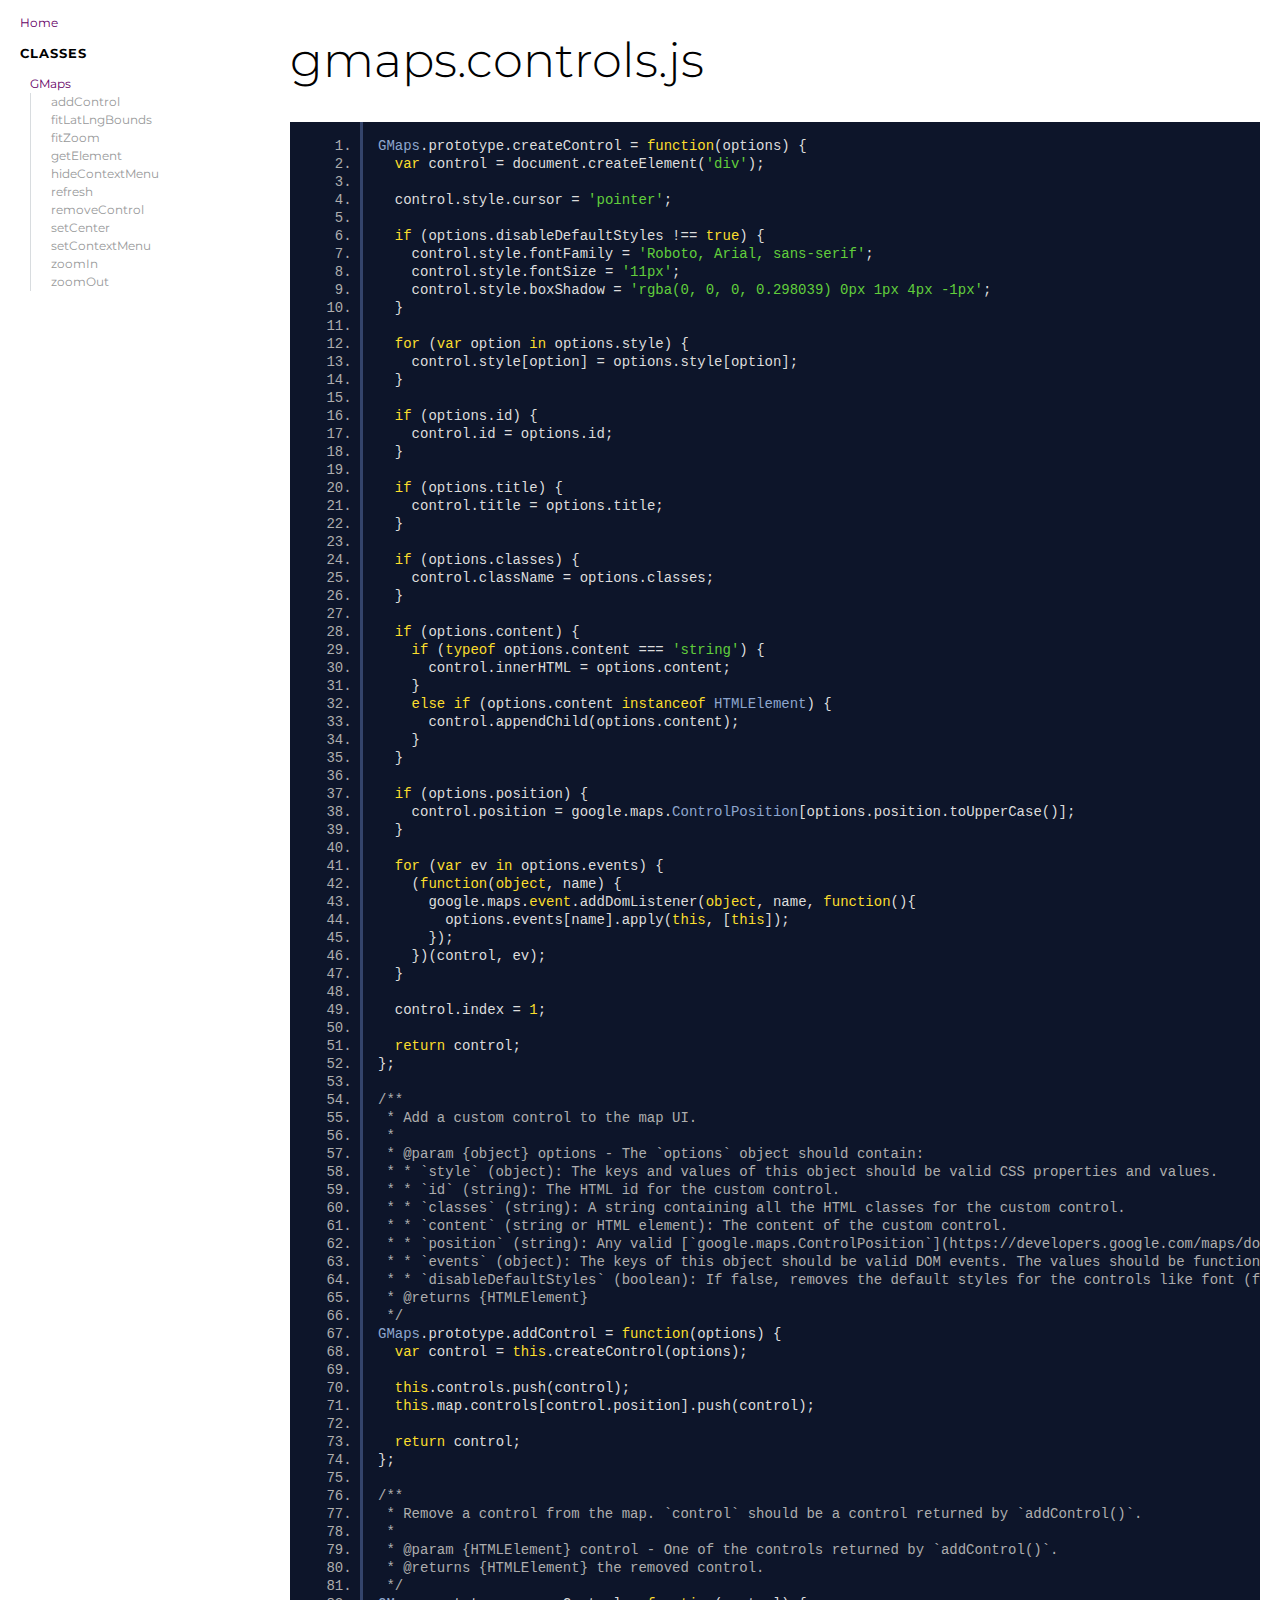
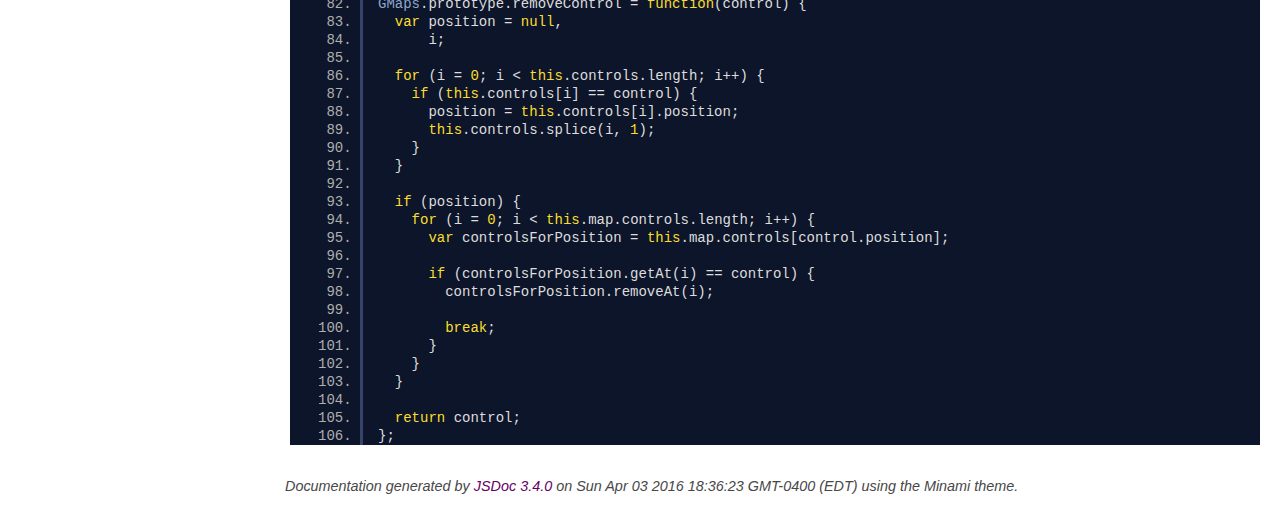
<file: gmaps-master/docs/gmaps.controls.js.html>
<!DOCTYPE html>
<html lang="en">
<head>
    <meta charset="utf-8">
    <title>gmaps.controls.js - Documentation</title>

    <script src="scripts/prettify/prettify.js"></script>
    <script src="scripts/prettify/lang-css.js"></script>
    <!--[if lt IE 9]>
      <script src="//html5shiv.googlecode.com/svn/trunk/html5.js"></script>
    <![endif]-->
    <link type="text/css" rel="stylesheet" href="https://code.ionicframework.com/ionicons/2.0.1/css/ionicons.min.css">
    <link type="text/css" rel="stylesheet" href="styles/prettify.css">
    <link type="text/css" rel="stylesheet" href="styles/jsdoc.css">
</head>
<body>

<input type="checkbox" id="nav-trigger" class="nav-trigger" />
<label for="nav-trigger" class="navicon-button x">
  <div class="navicon"></div>
</label>

<label for="nav-trigger" class="overlay"></label>

<nav>
    <h2><a href="index.html">Home</a></h2><h3>Classes</h3><ul><li><a href="GMaps.html">GMaps</a><ul class='methods'><li data-type='method'><a href="GMaps.html#addControl">addControl</a></li><li data-type='method'><a href="GMaps.html#fitLatLngBounds">fitLatLngBounds</a></li><li data-type='method'><a href="GMaps.html#fitZoom">fitZoom</a></li><li data-type='method'><a href="GMaps.html#getElement">getElement</a></li><li data-type='method'><a href="GMaps.html#hideContextMenu">hideContextMenu</a></li><li data-type='method'><a href="GMaps.html#refresh">refresh</a></li><li data-type='method'><a href="GMaps.html#removeControl">removeControl</a></li><li data-type='method'><a href="GMaps.html#setCenter">setCenter</a></li><li data-type='method'><a href="GMaps.html#setContextMenu">setContextMenu</a></li><li data-type='method'><a href="GMaps.html#zoomIn">zoomIn</a></li><li data-type='method'><a href="GMaps.html#zoomOut">zoomOut</a></li></ul></li></ul>
</nav>

<div id="main">
    
    <h1 class="page-title">gmaps.controls.js</h1>
    

    



    
    <section>
        <article>
            <pre class="prettyprint source linenums"><code>GMaps.prototype.createControl = function(options) {
  var control = document.createElement('div');

  control.style.cursor = 'pointer';

  if (options.disableDefaultStyles !== true) {
    control.style.fontFamily = 'Roboto, Arial, sans-serif';
    control.style.fontSize = '11px';
    control.style.boxShadow = 'rgba(0, 0, 0, 0.298039) 0px 1px 4px -1px';
  }

  for (var option in options.style) {
    control.style[option] = options.style[option];
  }

  if (options.id) {
    control.id = options.id;
  }

  if (options.title) {
    control.title = options.title;
  }

  if (options.classes) {
    control.className = options.classes;
  }

  if (options.content) {
    if (typeof options.content === 'string') {
      control.innerHTML = options.content;
    }
    else if (options.content instanceof HTMLElement) {
      control.appendChild(options.content);
    }
  }

  if (options.position) {
    control.position = google.maps.ControlPosition[options.position.toUpperCase()];
  }

  for (var ev in options.events) {
    (function(object, name) {
      google.maps.event.addDomListener(object, name, function(){
        options.events[name].apply(this, [this]);
      });
    })(control, ev);
  }

  control.index = 1;

  return control;
};

/**
 * Add a custom control to the map UI.
 *
 * @param {object} options - The `options` object should contain:
 * * `style` (object): The keys and values of this object should be valid CSS properties and values.
 * * `id` (string): The HTML id for the custom control.
 * * `classes` (string): A string containing all the HTML classes for the custom control.
 * * `content` (string or HTML element): The content of the custom control.
 * * `position` (string): Any valid [`google.maps.ControlPosition`](https://developers.google.com/maps/documentation/javascript/controls#ControlPositioning) value, in lower or upper case.
 * * `events` (object): The keys of this object should be valid DOM events. The values should be functions.
 * * `disableDefaultStyles` (boolean): If false, removes the default styles for the controls like font (family and size), and box shadow.
 * @returns {HTMLElement}
 */
GMaps.prototype.addControl = function(options) {
  var control = this.createControl(options);

  this.controls.push(control);
  this.map.controls[control.position].push(control);

  return control;
};

/**
 * Remove a control from the map. `control` should be a control returned by `addControl()`.
 *
 * @param {HTMLElement} control - One of the controls returned by `addControl()`.
 * @returns {HTMLElement} the removed control.
 */
GMaps.prototype.removeControl = function(control) {
  var position = null,
      i;

  for (i = 0; i &lt; this.controls.length; i++) {
    if (this.controls[i] == control) {
      position = this.controls[i].position;
      this.controls.splice(i, 1);
    }
  }

  if (position) {
    for (i = 0; i &lt; this.map.controls.length; i++) {
      var controlsForPosition = this.map.controls[control.position];

      if (controlsForPosition.getAt(i) == control) {
        controlsForPosition.removeAt(i);

        break;
      }
    }
  }

  return control;
};
</code></pre>
        </article>
    </section>




</div>

<br class="clear">

<footer>
    Documentation generated by <a href="https://github.com/jsdoc3/jsdoc">JSDoc 3.4.0</a> on Sun Apr 03 2016 18:36:23 GMT-0400 (EDT) using the Minami theme.
</footer>

<script>prettyPrint();</script>
<script src="scripts/linenumber.js"></script>
</body>
</html>
</file>
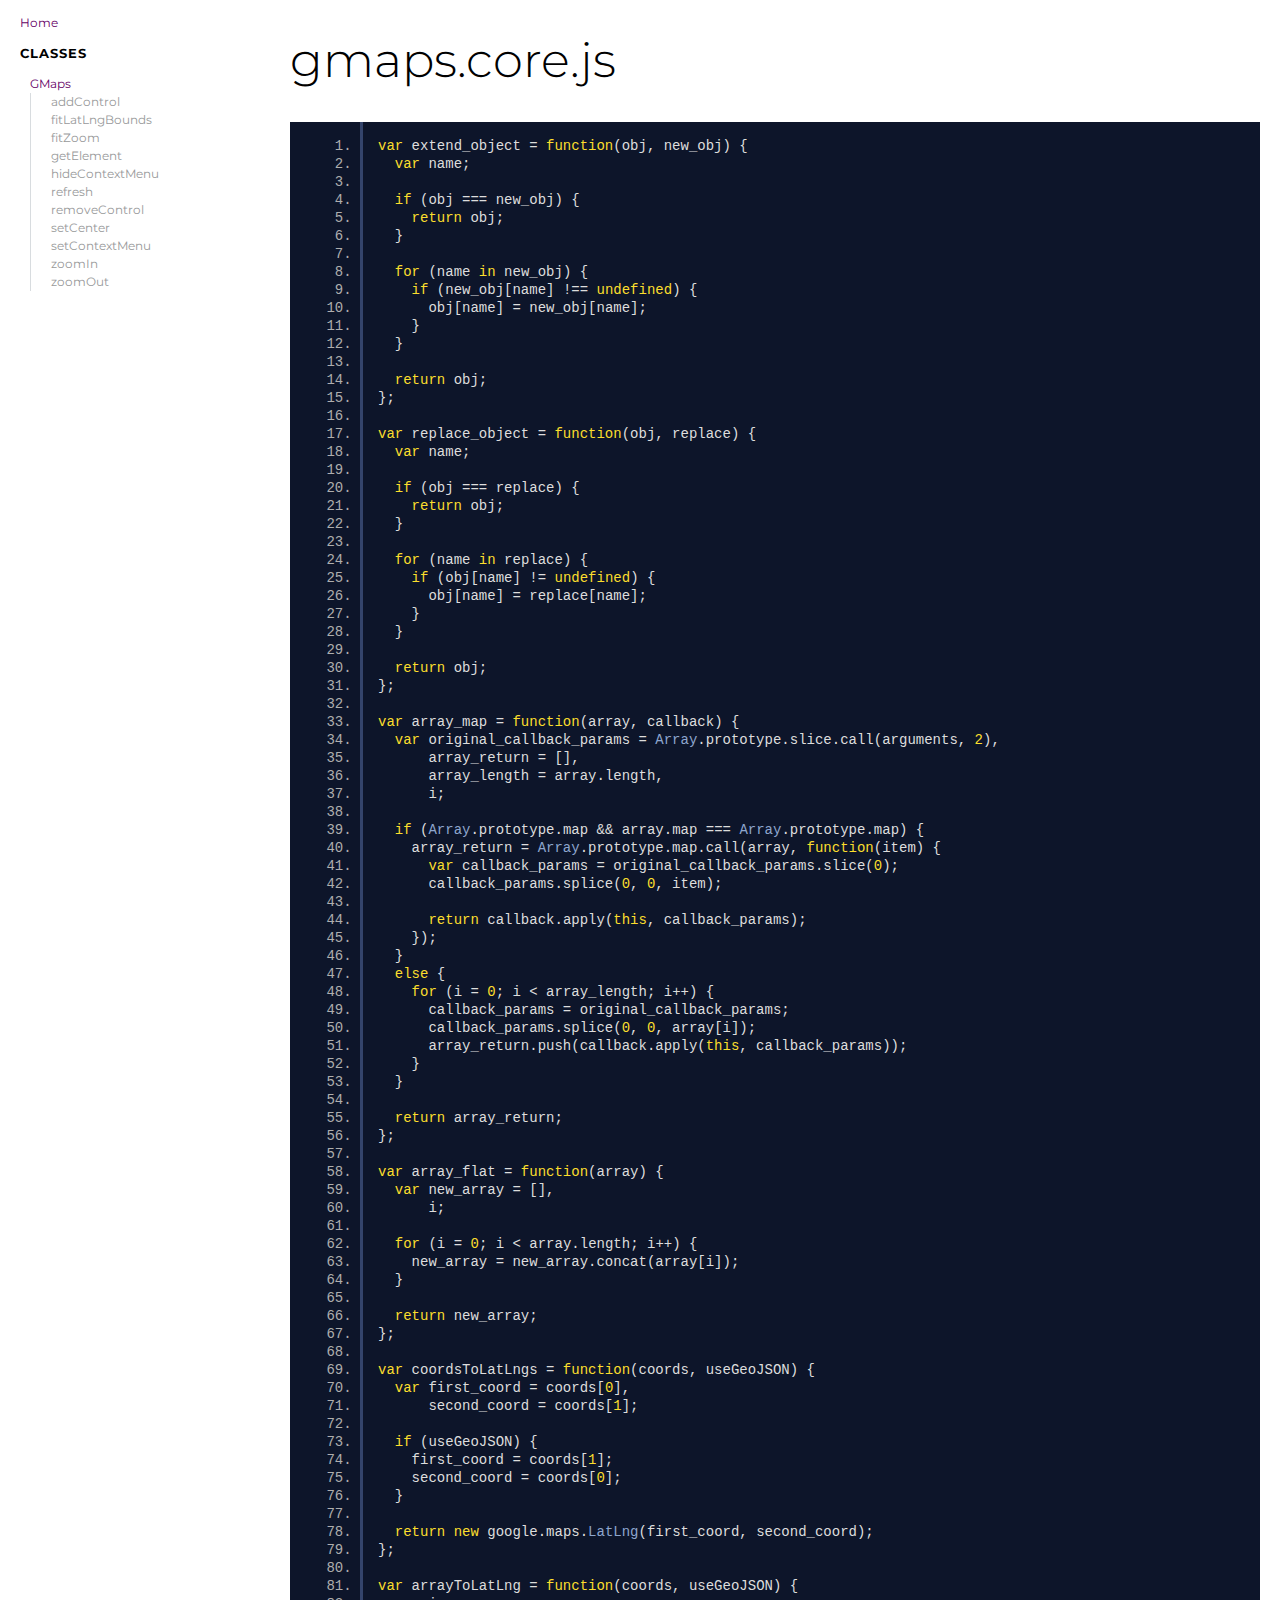
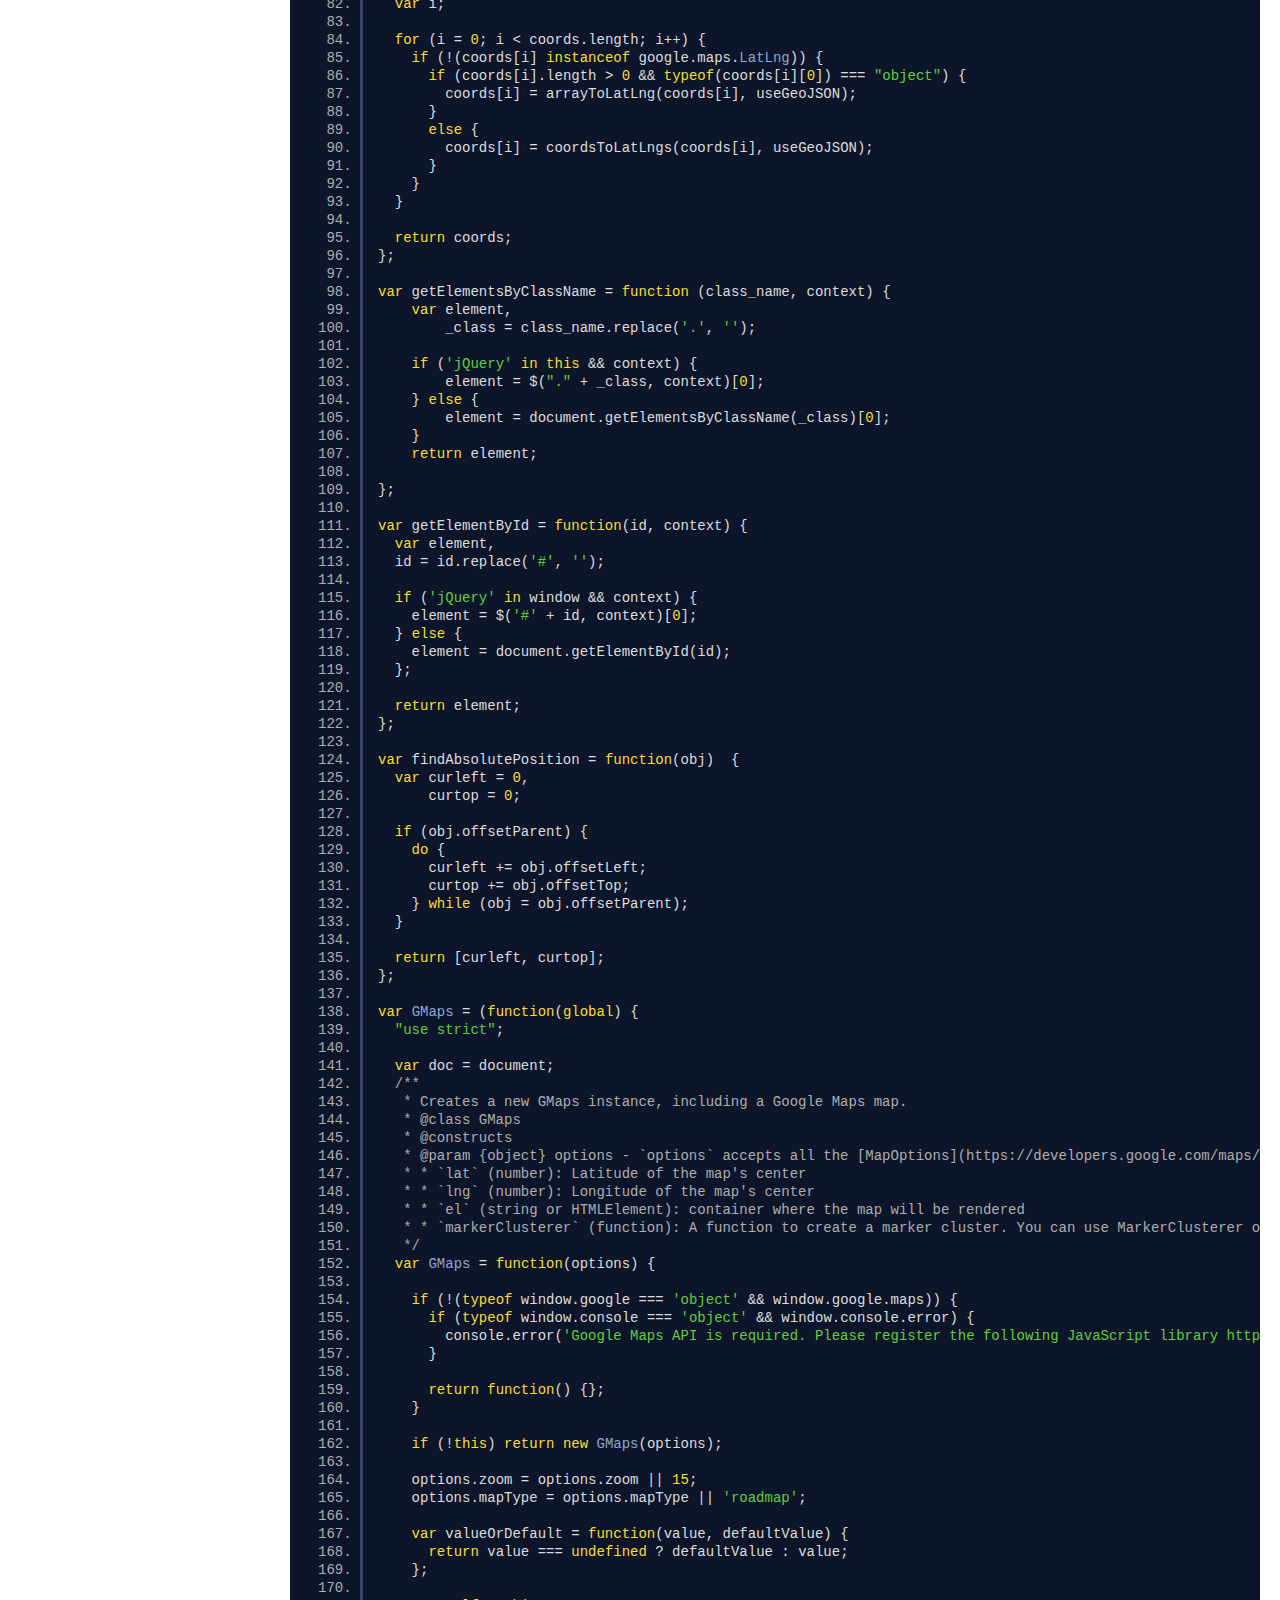
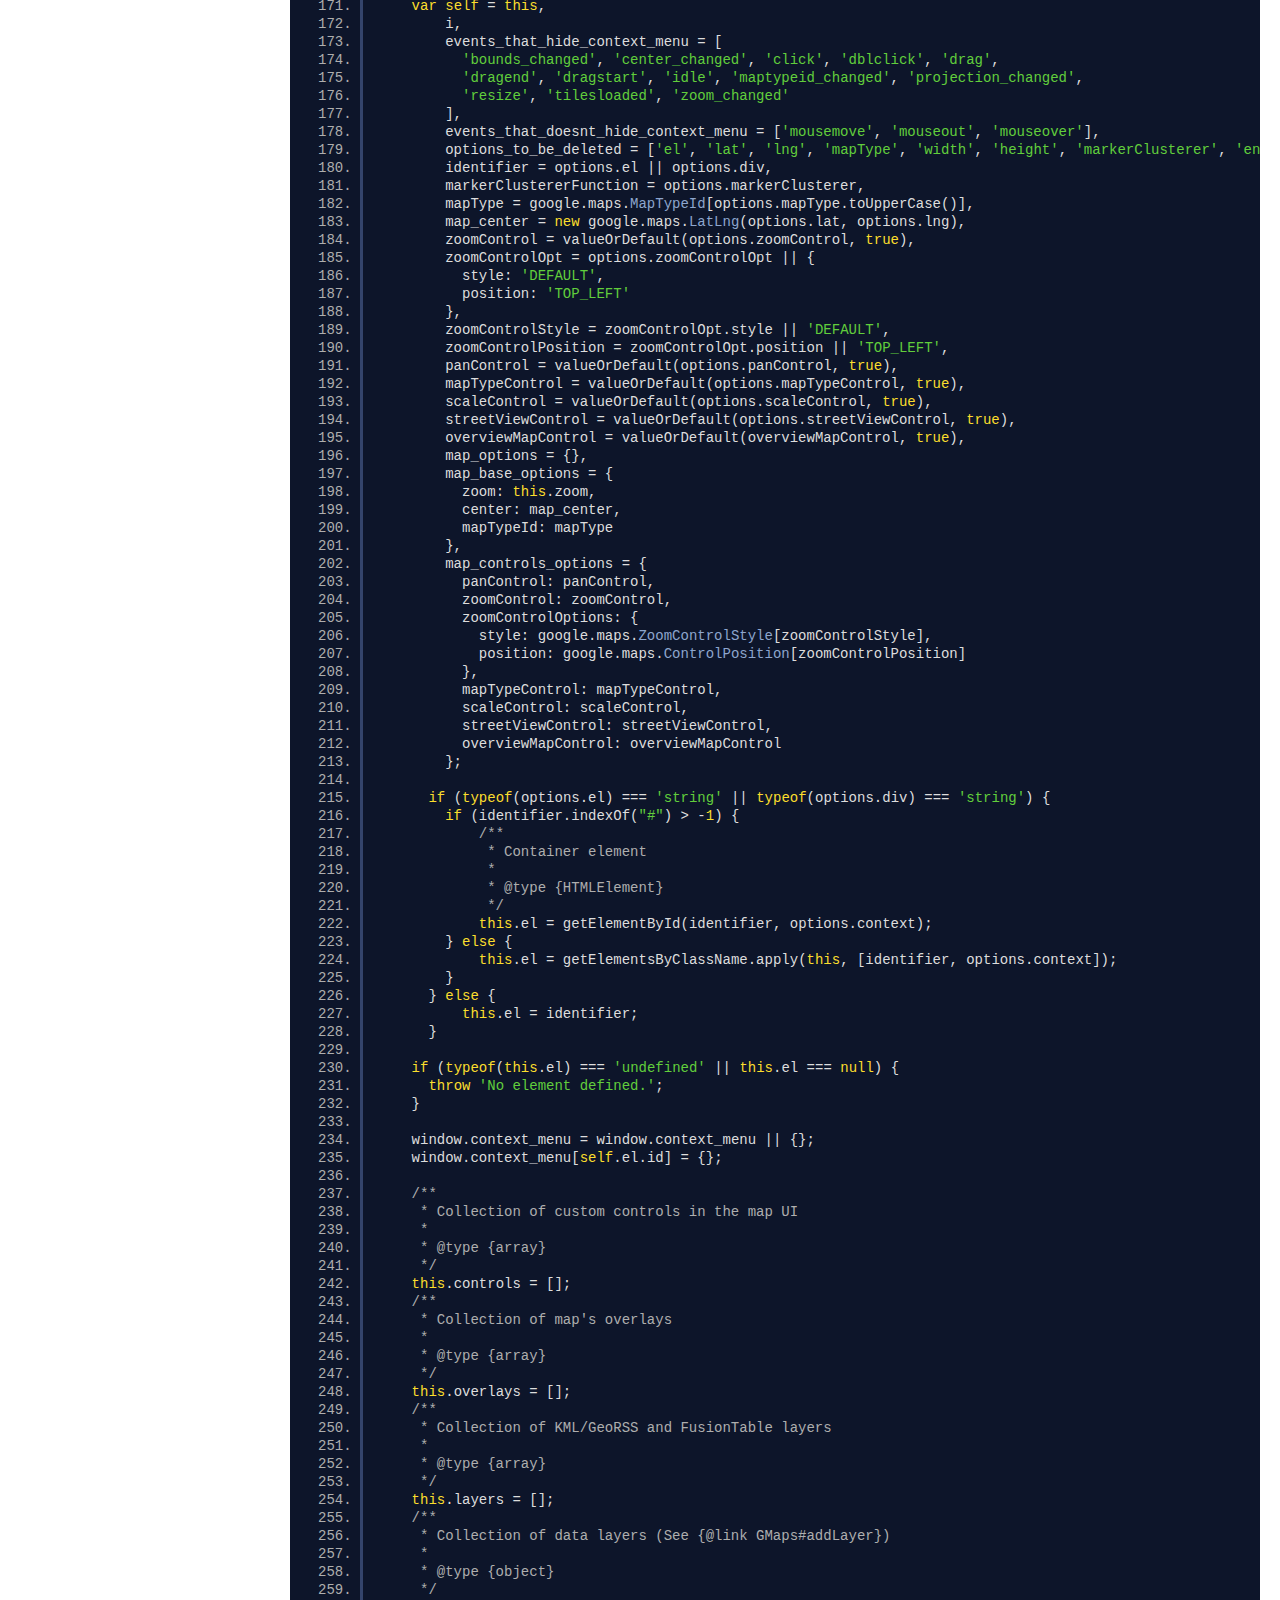
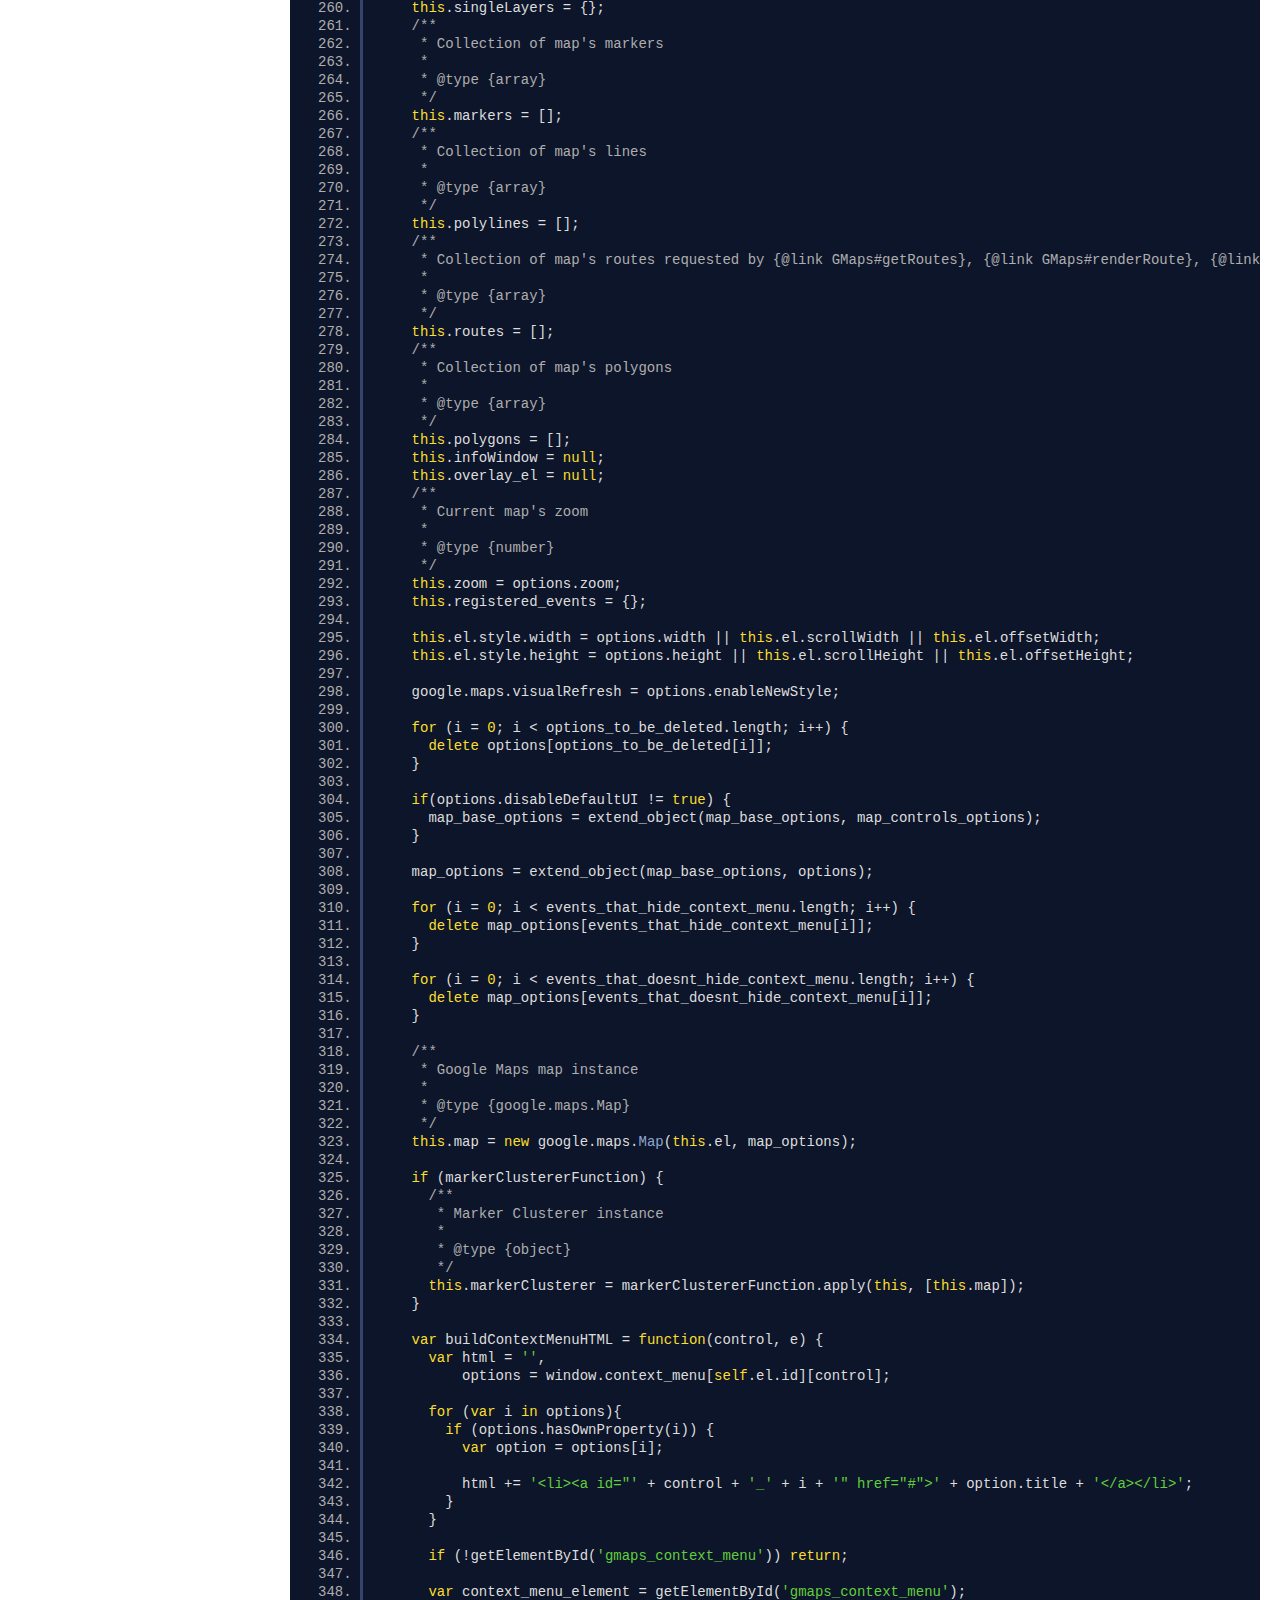
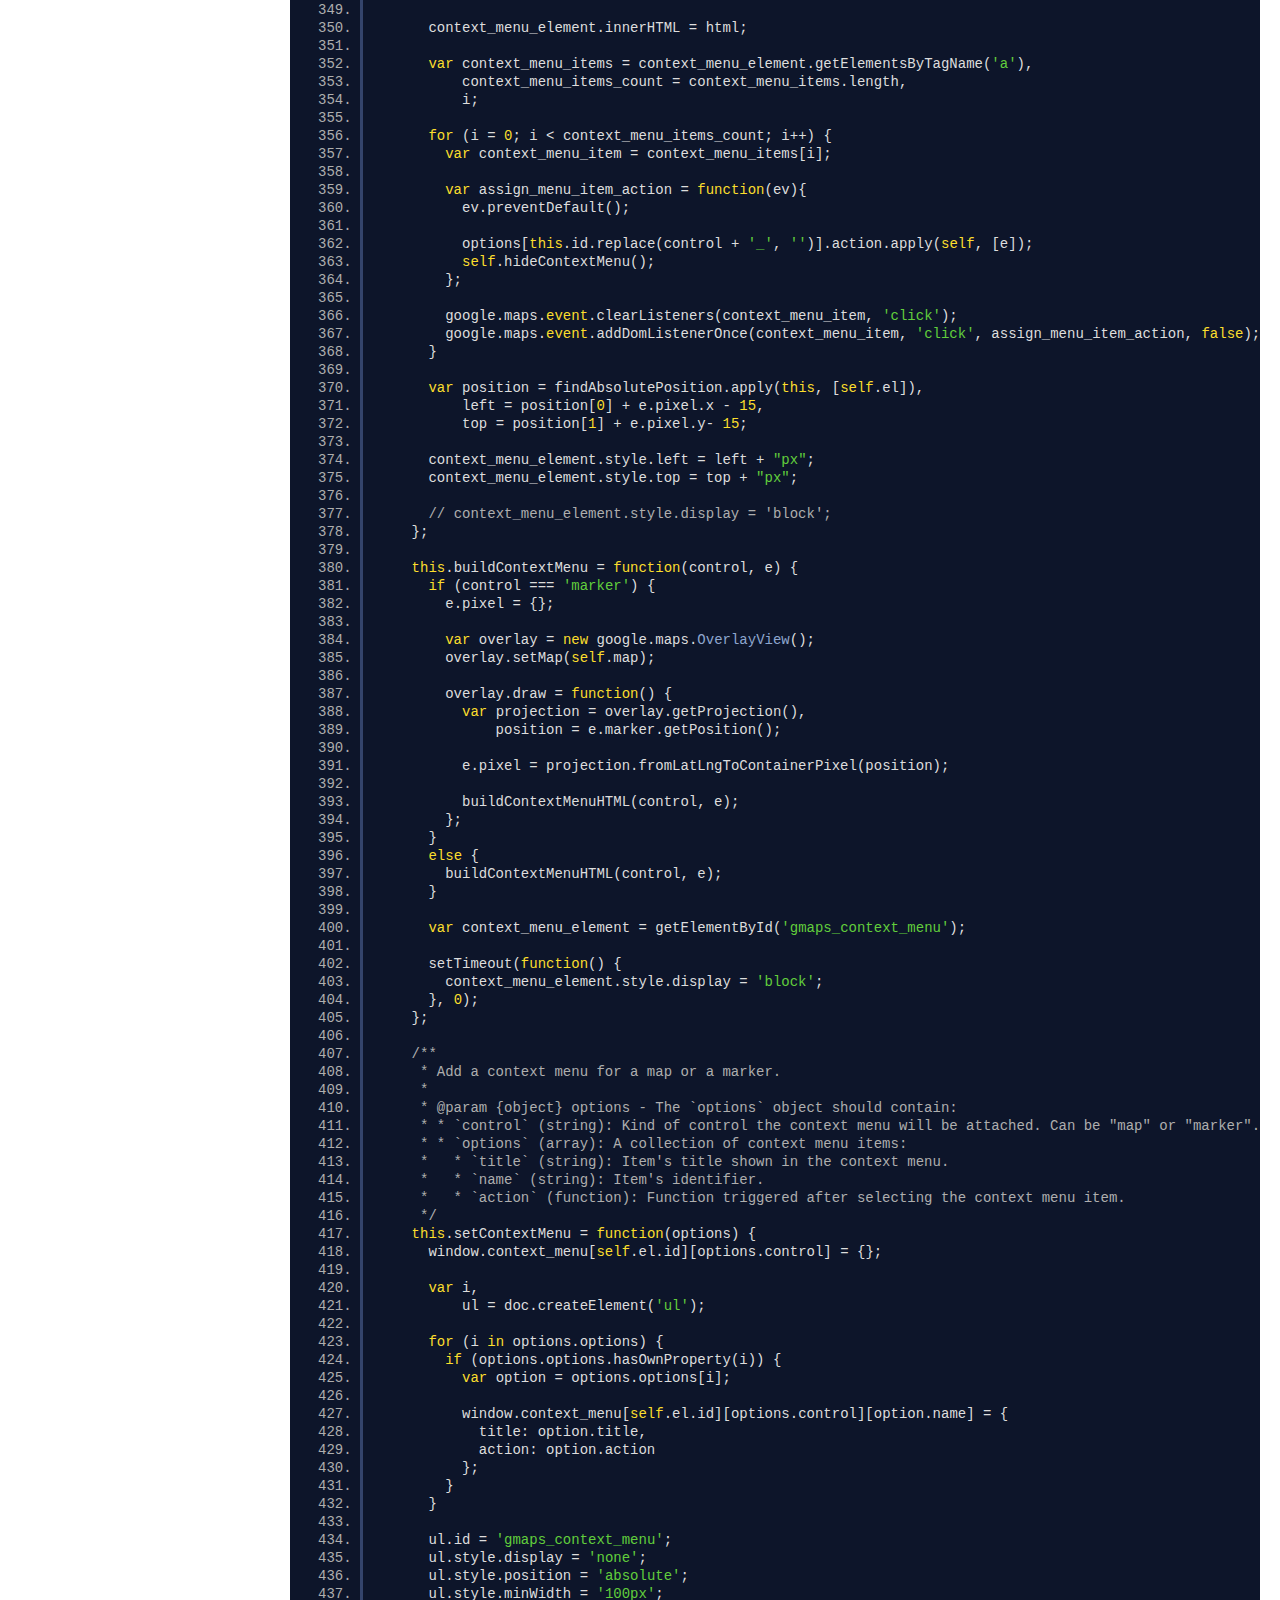
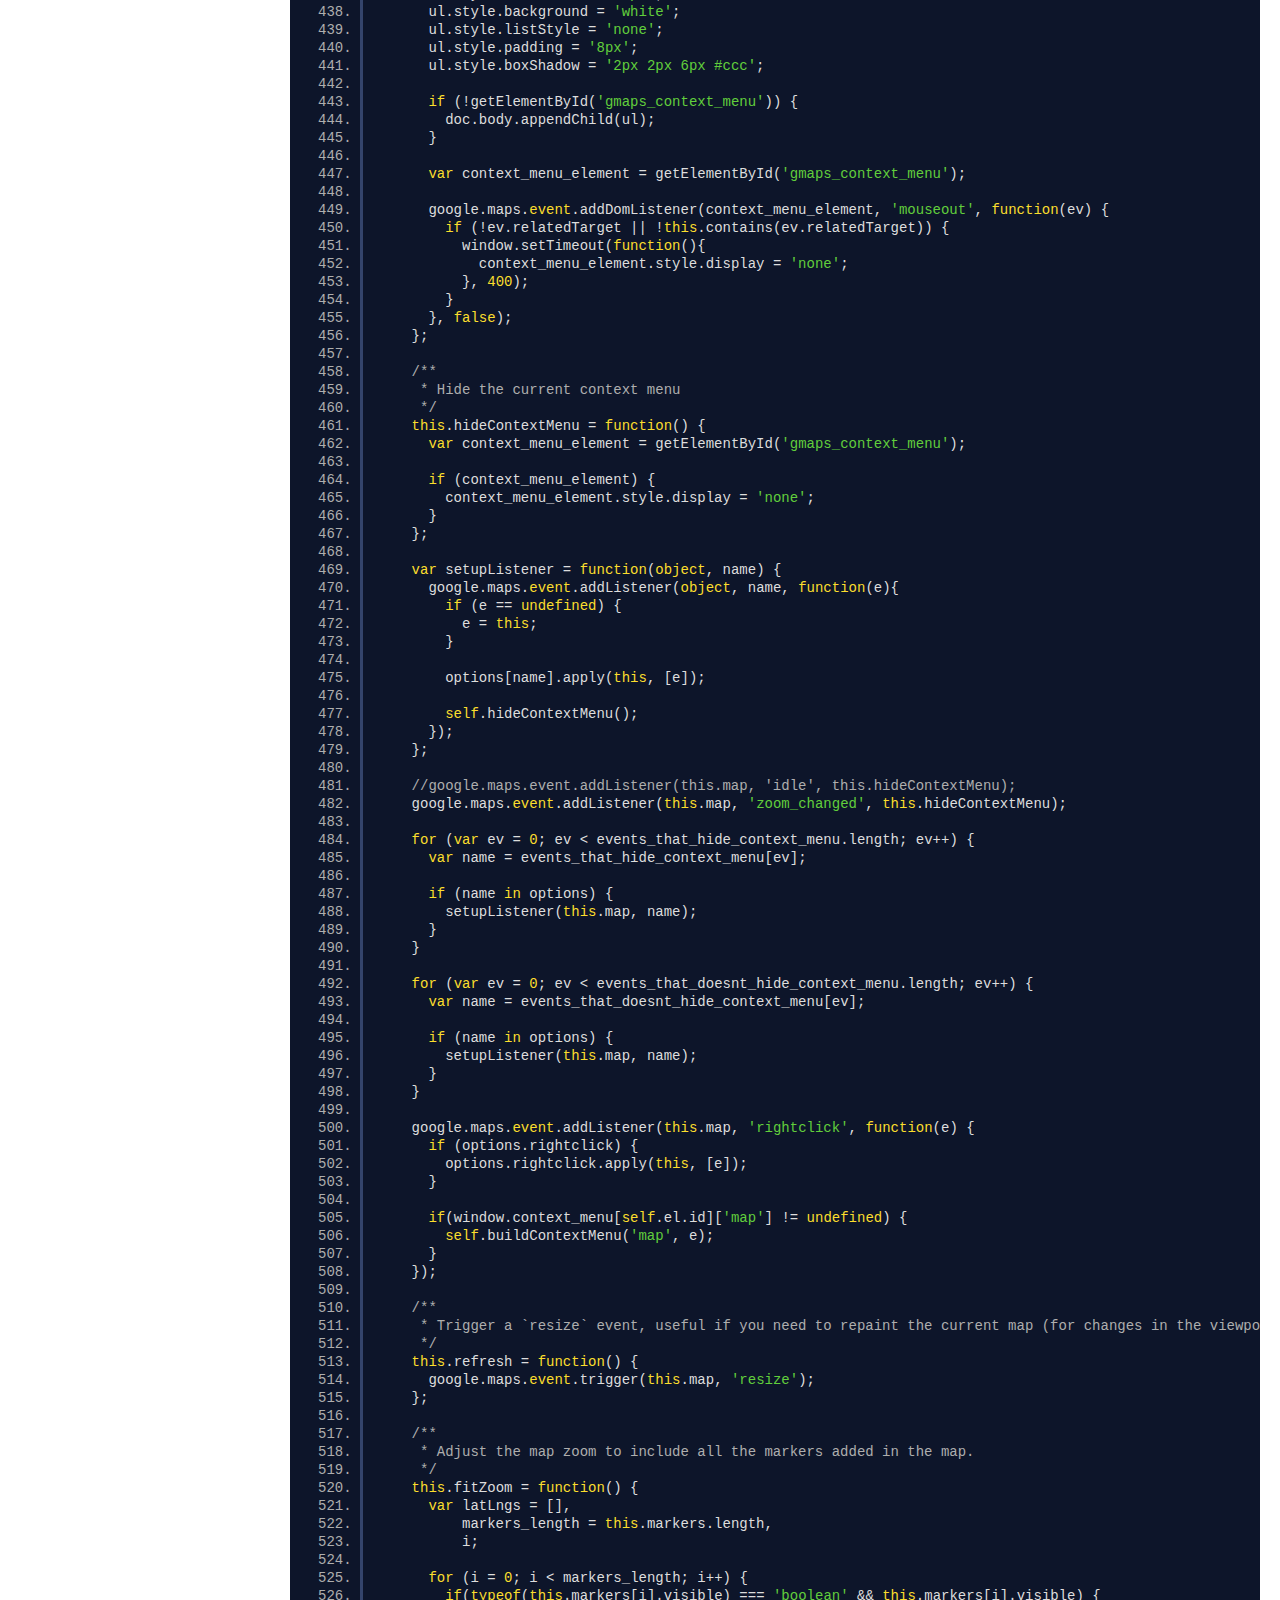
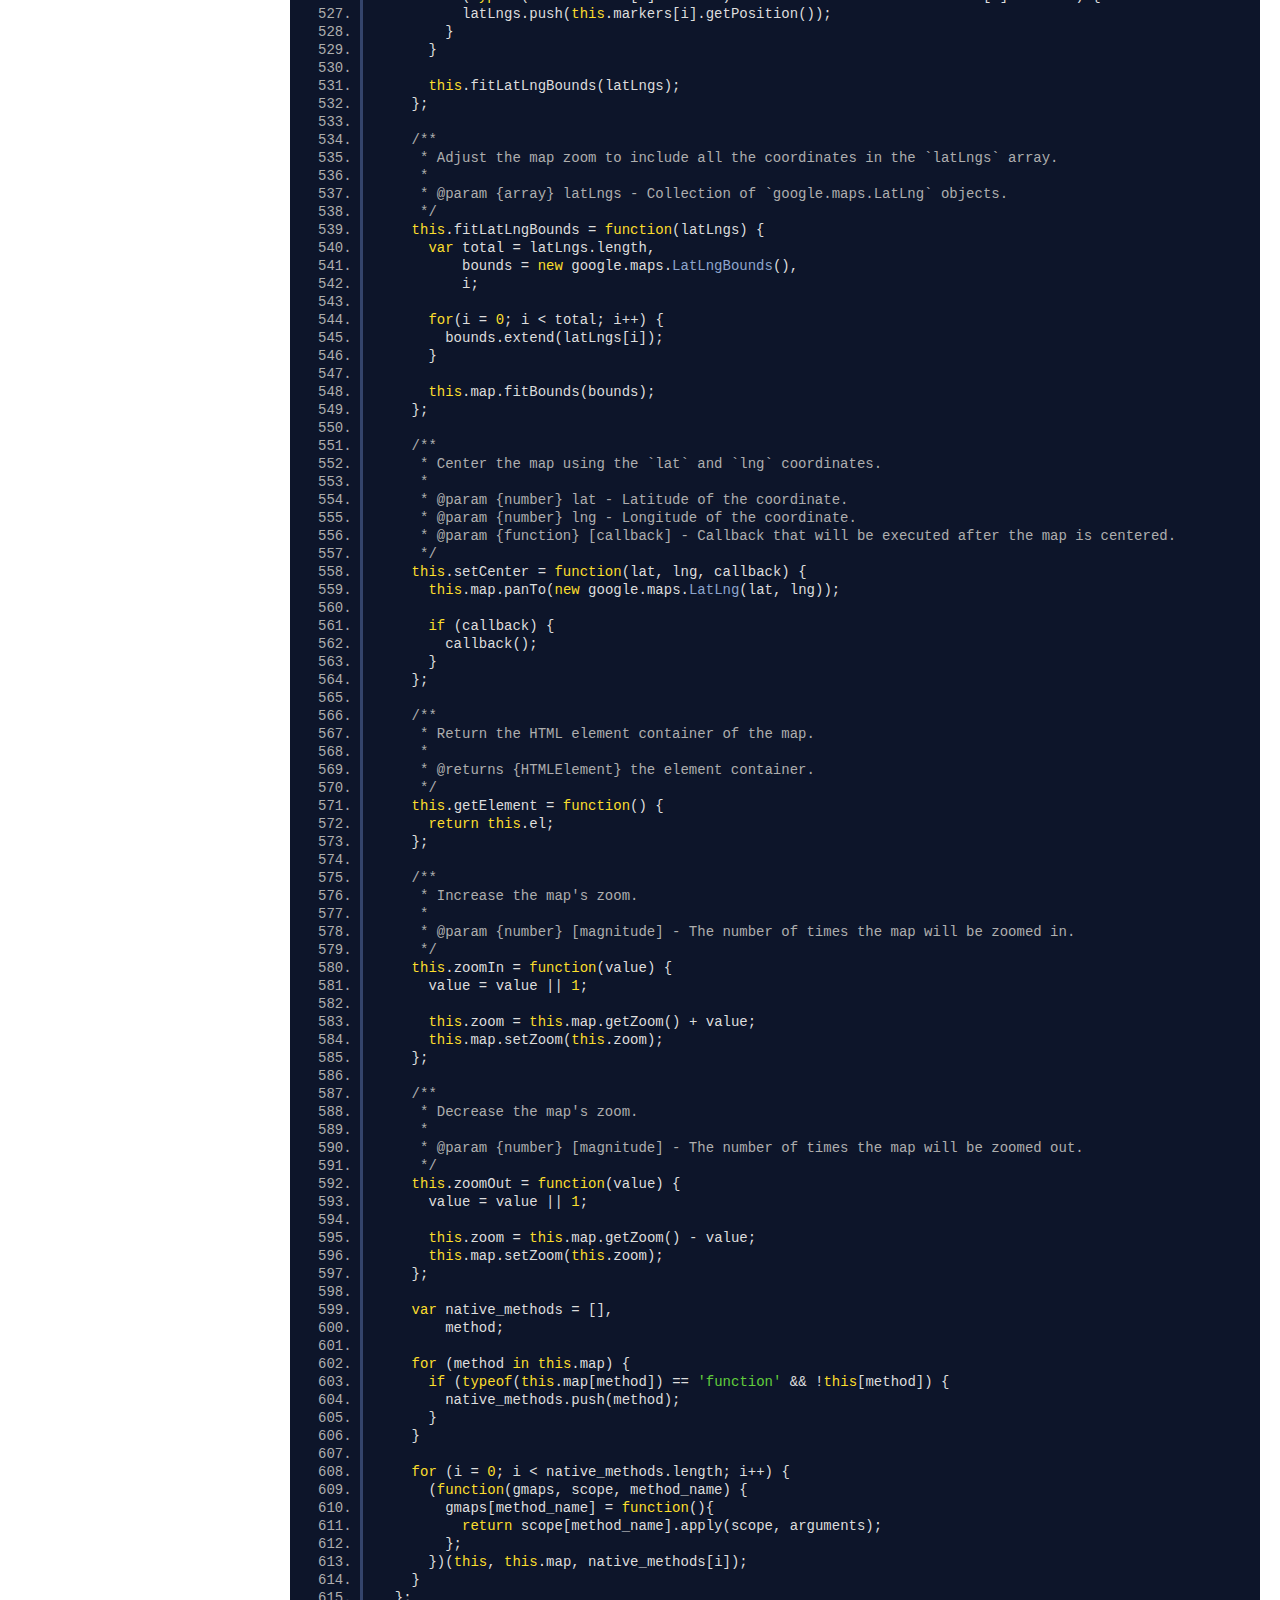
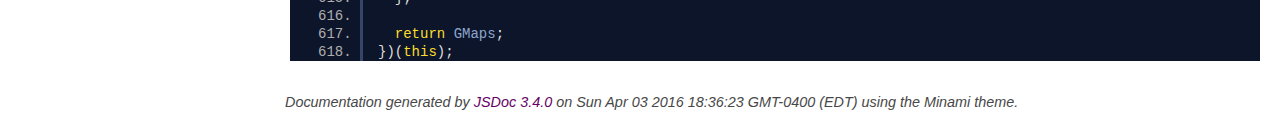
<file: gmaps-master/docs/gmaps.core.js.html>
<!DOCTYPE html>
<html lang="en">
<head>
    <meta charset="utf-8">
    <title>gmaps.core.js - Documentation</title>

    <script src="scripts/prettify/prettify.js"></script>
    <script src="scripts/prettify/lang-css.js"></script>
    <!--[if lt IE 9]>
      <script src="//html5shiv.googlecode.com/svn/trunk/html5.js"></script>
    <![endif]-->
    <link type="text/css" rel="stylesheet" href="https://code.ionicframework.com/ionicons/2.0.1/css/ionicons.min.css">
    <link type="text/css" rel="stylesheet" href="styles/prettify.css">
    <link type="text/css" rel="stylesheet" href="styles/jsdoc.css">
</head>
<body>

<input type="checkbox" id="nav-trigger" class="nav-trigger" />
<label for="nav-trigger" class="navicon-button x">
  <div class="navicon"></div>
</label>

<label for="nav-trigger" class="overlay"></label>

<nav>
    <h2><a href="index.html">Home</a></h2><h3>Classes</h3><ul><li><a href="GMaps.html">GMaps</a><ul class='methods'><li data-type='method'><a href="GMaps.html#addControl">addControl</a></li><li data-type='method'><a href="GMaps.html#fitLatLngBounds">fitLatLngBounds</a></li><li data-type='method'><a href="GMaps.html#fitZoom">fitZoom</a></li><li data-type='method'><a href="GMaps.html#getElement">getElement</a></li><li data-type='method'><a href="GMaps.html#hideContextMenu">hideContextMenu</a></li><li data-type='method'><a href="GMaps.html#refresh">refresh</a></li><li data-type='method'><a href="GMaps.html#removeControl">removeControl</a></li><li data-type='method'><a href="GMaps.html#setCenter">setCenter</a></li><li data-type='method'><a href="GMaps.html#setContextMenu">setContextMenu</a></li><li data-type='method'><a href="GMaps.html#zoomIn">zoomIn</a></li><li data-type='method'><a href="GMaps.html#zoomOut">zoomOut</a></li></ul></li></ul>
</nav>

<div id="main">
    
    <h1 class="page-title">gmaps.core.js</h1>
    

    



    
    <section>
        <article>
            <pre class="prettyprint source linenums"><code>var extend_object = function(obj, new_obj) {
  var name;

  if (obj === new_obj) {
    return obj;
  }

  for (name in new_obj) {
    if (new_obj[name] !== undefined) {
      obj[name] = new_obj[name];
    }
  }

  return obj;
};

var replace_object = function(obj, replace) {
  var name;

  if (obj === replace) {
    return obj;
  }

  for (name in replace) {
    if (obj[name] != undefined) {
      obj[name] = replace[name];
    }
  }

  return obj;
};

var array_map = function(array, callback) {
  var original_callback_params = Array.prototype.slice.call(arguments, 2),
      array_return = [],
      array_length = array.length,
      i;

  if (Array.prototype.map &amp;&amp; array.map === Array.prototype.map) {
    array_return = Array.prototype.map.call(array, function(item) {
      var callback_params = original_callback_params.slice(0);
      callback_params.splice(0, 0, item);

      return callback.apply(this, callback_params);
    });
  }
  else {
    for (i = 0; i &lt; array_length; i++) {
      callback_params = original_callback_params;
      callback_params.splice(0, 0, array[i]);
      array_return.push(callback.apply(this, callback_params));
    }
  }

  return array_return;
};

var array_flat = function(array) {
  var new_array = [],
      i;

  for (i = 0; i &lt; array.length; i++) {
    new_array = new_array.concat(array[i]);
  }

  return new_array;
};

var coordsToLatLngs = function(coords, useGeoJSON) {
  var first_coord = coords[0],
      second_coord = coords[1];

  if (useGeoJSON) {
    first_coord = coords[1];
    second_coord = coords[0];
  }

  return new google.maps.LatLng(first_coord, second_coord);
};

var arrayToLatLng = function(coords, useGeoJSON) {
  var i;

  for (i = 0; i &lt; coords.length; i++) {
    if (!(coords[i] instanceof google.maps.LatLng)) {
      if (coords[i].length > 0 &amp;&amp; typeof(coords[i][0]) === "object") {
        coords[i] = arrayToLatLng(coords[i], useGeoJSON);
      }
      else {
        coords[i] = coordsToLatLngs(coords[i], useGeoJSON);
      }
    }
  }

  return coords;
};

var getElementsByClassName = function (class_name, context) {
    var element,
        _class = class_name.replace('.', '');

    if ('jQuery' in this &amp;&amp; context) {
        element = $("." + _class, context)[0];
    } else {
        element = document.getElementsByClassName(_class)[0];
    }
    return element;

};

var getElementById = function(id, context) {
  var element,
  id = id.replace('#', '');

  if ('jQuery' in window &amp;&amp; context) {
    element = $('#' + id, context)[0];
  } else {
    element = document.getElementById(id);
  };

  return element;
};

var findAbsolutePosition = function(obj)  {
  var curleft = 0,
      curtop = 0;

  if (obj.offsetParent) {
    do {
      curleft += obj.offsetLeft;
      curtop += obj.offsetTop;
    } while (obj = obj.offsetParent);
  }

  return [curleft, curtop];
};

var GMaps = (function(global) {
  "use strict";

  var doc = document;
  /**
   * Creates a new GMaps instance, including a Google Maps map.
   * @class GMaps
   * @constructs
   * @param {object} options - `options` accepts all the [MapOptions](https://developers.google.com/maps/documentation/javascript/reference#MapOptions) and [events](https://developers.google.com/maps/documentation/javascript/reference#Map) listed in the Google Maps API. Also accepts:
   * * `lat` (number): Latitude of the map's center
   * * `lng` (number): Longitude of the map's center
   * * `el` (string or HTMLElement): container where the map will be rendered
   * * `markerClusterer` (function): A function to create a marker cluster. You can use MarkerClusterer or MarkerClustererPlus.
   */
  var GMaps = function(options) {

    if (!(typeof window.google === 'object' &amp;&amp; window.google.maps)) {
      if (typeof window.console === 'object' &amp;&amp; window.console.error) {
        console.error('Google Maps API is required. Please register the following JavaScript library https://maps.googleapis.com/maps/api/js.');
      }

      return function() {};
    }

    if (!this) return new GMaps(options);

    options.zoom = options.zoom || 15;
    options.mapType = options.mapType || 'roadmap';

    var valueOrDefault = function(value, defaultValue) {
      return value === undefined ? defaultValue : value;
    };

    var self = this,
        i,
        events_that_hide_context_menu = [
          'bounds_changed', 'center_changed', 'click', 'dblclick', 'drag',
          'dragend', 'dragstart', 'idle', 'maptypeid_changed', 'projection_changed',
          'resize', 'tilesloaded', 'zoom_changed'
        ],
        events_that_doesnt_hide_context_menu = ['mousemove', 'mouseout', 'mouseover'],
        options_to_be_deleted = ['el', 'lat', 'lng', 'mapType', 'width', 'height', 'markerClusterer', 'enableNewStyle'],
        identifier = options.el || options.div,
        markerClustererFunction = options.markerClusterer,
        mapType = google.maps.MapTypeId[options.mapType.toUpperCase()],
        map_center = new google.maps.LatLng(options.lat, options.lng),
        zoomControl = valueOrDefault(options.zoomControl, true),
        zoomControlOpt = options.zoomControlOpt || {
          style: 'DEFAULT',
          position: 'TOP_LEFT'
        },
        zoomControlStyle = zoomControlOpt.style || 'DEFAULT',
        zoomControlPosition = zoomControlOpt.position || 'TOP_LEFT',
        panControl = valueOrDefault(options.panControl, true),
        mapTypeControl = valueOrDefault(options.mapTypeControl, true),
        scaleControl = valueOrDefault(options.scaleControl, true),
        streetViewControl = valueOrDefault(options.streetViewControl, true),
        overviewMapControl = valueOrDefault(overviewMapControl, true),
        map_options = {},
        map_base_options = {
          zoom: this.zoom,
          center: map_center,
          mapTypeId: mapType
        },
        map_controls_options = {
          panControl: panControl,
          zoomControl: zoomControl,
          zoomControlOptions: {
            style: google.maps.ZoomControlStyle[zoomControlStyle],
            position: google.maps.ControlPosition[zoomControlPosition]
          },
          mapTypeControl: mapTypeControl,
          scaleControl: scaleControl,
          streetViewControl: streetViewControl,
          overviewMapControl: overviewMapControl
        };

      if (typeof(options.el) === 'string' || typeof(options.div) === 'string') {
        if (identifier.indexOf("#") > -1) {
            /**
             * Container element
             *
             * @type {HTMLElement}
             */
            this.el = getElementById(identifier, options.context);
        } else {
            this.el = getElementsByClassName.apply(this, [identifier, options.context]);
        }
      } else {
          this.el = identifier;
      }

    if (typeof(this.el) === 'undefined' || this.el === null) {
      throw 'No element defined.';
    }

    window.context_menu = window.context_menu || {};
    window.context_menu[self.el.id] = {};

    /**
     * Collection of custom controls in the map UI
     *
     * @type {array}
     */
    this.controls = [];
    /**
     * Collection of map's overlays
     *
     * @type {array}
     */
    this.overlays = [];
    /**
     * Collection of KML/GeoRSS and FusionTable layers
     *
     * @type {array}
     */
    this.layers = [];
    /**
     * Collection of data layers (See {@link GMaps#addLayer})
     *
     * @type {object}
     */
    this.singleLayers = {};
    /**
     * Collection of map's markers
     *
     * @type {array}
     */
    this.markers = [];
    /**
     * Collection of map's lines
     *
     * @type {array}
     */
    this.polylines = [];
    /**
     * Collection of map's routes requested by {@link GMaps#getRoutes}, {@link GMaps#renderRoute}, {@link GMaps#drawRoute}, {@link GMaps#travelRoute} or {@link GMaps#drawSteppedRoute}
     *
     * @type {array}
     */
    this.routes = [];
    /**
     * Collection of map's polygons
     *
     * @type {array}
     */
    this.polygons = [];
    this.infoWindow = null;
    this.overlay_el = null;
    /**
     * Current map's zoom
     *
     * @type {number}
     */
    this.zoom = options.zoom;
    this.registered_events = {};

    this.el.style.width = options.width || this.el.scrollWidth || this.el.offsetWidth;
    this.el.style.height = options.height || this.el.scrollHeight || this.el.offsetHeight;

    google.maps.visualRefresh = options.enableNewStyle;

    for (i = 0; i &lt; options_to_be_deleted.length; i++) {
      delete options[options_to_be_deleted[i]];
    }

    if(options.disableDefaultUI != true) {
      map_base_options = extend_object(map_base_options, map_controls_options);
    }

    map_options = extend_object(map_base_options, options);

    for (i = 0; i &lt; events_that_hide_context_menu.length; i++) {
      delete map_options[events_that_hide_context_menu[i]];
    }

    for (i = 0; i &lt; events_that_doesnt_hide_context_menu.length; i++) {
      delete map_options[events_that_doesnt_hide_context_menu[i]];
    }

    /**
     * Google Maps map instance
     *
     * @type {google.maps.Map}
     */
    this.map = new google.maps.Map(this.el, map_options);

    if (markerClustererFunction) {
      /**
       * Marker Clusterer instance
       *
       * @type {object}
       */
      this.markerClusterer = markerClustererFunction.apply(this, [this.map]);
    }

    var buildContextMenuHTML = function(control, e) {
      var html = '',
          options = window.context_menu[self.el.id][control];

      for (var i in options){
        if (options.hasOwnProperty(i)) {
          var option = options[i];

          html += '&lt;li>&lt;a id="' + control + '_' + i + '" href="#">' + option.title + '&lt;/a>&lt;/li>';
        }
      }

      if (!getElementById('gmaps_context_menu')) return;

      var context_menu_element = getElementById('gmaps_context_menu');

      context_menu_element.innerHTML = html;

      var context_menu_items = context_menu_element.getElementsByTagName('a'),
          context_menu_items_count = context_menu_items.length,
          i;

      for (i = 0; i &lt; context_menu_items_count; i++) {
        var context_menu_item = context_menu_items[i];

        var assign_menu_item_action = function(ev){
          ev.preventDefault();

          options[this.id.replace(control + '_', '')].action.apply(self, [e]);
          self.hideContextMenu();
        };

        google.maps.event.clearListeners(context_menu_item, 'click');
        google.maps.event.addDomListenerOnce(context_menu_item, 'click', assign_menu_item_action, false);
      }

      var position = findAbsolutePosition.apply(this, [self.el]),
          left = position[0] + e.pixel.x - 15,
          top = position[1] + e.pixel.y- 15;

      context_menu_element.style.left = left + "px";
      context_menu_element.style.top = top + "px";

      // context_menu_element.style.display = 'block';
    };

    this.buildContextMenu = function(control, e) {
      if (control === 'marker') {
        e.pixel = {};

        var overlay = new google.maps.OverlayView();
        overlay.setMap(self.map);

        overlay.draw = function() {
          var projection = overlay.getProjection(),
              position = e.marker.getPosition();

          e.pixel = projection.fromLatLngToContainerPixel(position);

          buildContextMenuHTML(control, e);
        };
      }
      else {
        buildContextMenuHTML(control, e);
      }

      var context_menu_element = getElementById('gmaps_context_menu');

      setTimeout(function() {
        context_menu_element.style.display = 'block';
      }, 0);
    };

    /**
     * Add a context menu for a map or a marker.
     *
     * @param {object} options - The `options` object should contain:
     * * `control` (string): Kind of control the context menu will be attached. Can be "map" or "marker".
     * * `options` (array): A collection of context menu items:
     *   * `title` (string): Item's title shown in the context menu.
     *   * `name` (string): Item's identifier.
     *   * `action` (function): Function triggered after selecting the context menu item.
     */
    this.setContextMenu = function(options) {
      window.context_menu[self.el.id][options.control] = {};

      var i,
          ul = doc.createElement('ul');

      for (i in options.options) {
        if (options.options.hasOwnProperty(i)) {
          var option = options.options[i];

          window.context_menu[self.el.id][options.control][option.name] = {
            title: option.title,
            action: option.action
          };
        }
      }

      ul.id = 'gmaps_context_menu';
      ul.style.display = 'none';
      ul.style.position = 'absolute';
      ul.style.minWidth = '100px';
      ul.style.background = 'white';
      ul.style.listStyle = 'none';
      ul.style.padding = '8px';
      ul.style.boxShadow = '2px 2px 6px #ccc';

      if (!getElementById('gmaps_context_menu')) {
        doc.body.appendChild(ul);
      }

      var context_menu_element = getElementById('gmaps_context_menu');

      google.maps.event.addDomListener(context_menu_element, 'mouseout', function(ev) {
        if (!ev.relatedTarget || !this.contains(ev.relatedTarget)) {
          window.setTimeout(function(){
            context_menu_element.style.display = 'none';
          }, 400);
        }
      }, false);
    };

    /**
     * Hide the current context menu
     */
    this.hideContextMenu = function() {
      var context_menu_element = getElementById('gmaps_context_menu');

      if (context_menu_element) {
        context_menu_element.style.display = 'none';
      }
    };

    var setupListener = function(object, name) {
      google.maps.event.addListener(object, name, function(e){
        if (e == undefined) {
          e = this;
        }

        options[name].apply(this, [e]);

        self.hideContextMenu();
      });
    };

    //google.maps.event.addListener(this.map, 'idle', this.hideContextMenu);
    google.maps.event.addListener(this.map, 'zoom_changed', this.hideContextMenu);

    for (var ev = 0; ev &lt; events_that_hide_context_menu.length; ev++) {
      var name = events_that_hide_context_menu[ev];

      if (name in options) {
        setupListener(this.map, name);
      }
    }

    for (var ev = 0; ev &lt; events_that_doesnt_hide_context_menu.length; ev++) {
      var name = events_that_doesnt_hide_context_menu[ev];

      if (name in options) {
        setupListener(this.map, name);
      }
    }

    google.maps.event.addListener(this.map, 'rightclick', function(e) {
      if (options.rightclick) {
        options.rightclick.apply(this, [e]);
      }

      if(window.context_menu[self.el.id]['map'] != undefined) {
        self.buildContextMenu('map', e);
      }
    });

    /**
     * Trigger a `resize` event, useful if you need to repaint the current map (for changes in the viewport or display / hide actions).
     */
    this.refresh = function() {
      google.maps.event.trigger(this.map, 'resize');
    };

    /**
     * Adjust the map zoom to include all the markers added in the map.
     */
    this.fitZoom = function() {
      var latLngs = [],
          markers_length = this.markers.length,
          i;

      for (i = 0; i &lt; markers_length; i++) {
        if(typeof(this.markers[i].visible) === 'boolean' &amp;&amp; this.markers[i].visible) {
          latLngs.push(this.markers[i].getPosition());
        }
      }

      this.fitLatLngBounds(latLngs);
    };

    /**
     * Adjust the map zoom to include all the coordinates in the `latLngs` array.
     *
     * @param {array} latLngs - Collection of `google.maps.LatLng` objects.
     */
    this.fitLatLngBounds = function(latLngs) {
      var total = latLngs.length,
          bounds = new google.maps.LatLngBounds(),
          i;

      for(i = 0; i &lt; total; i++) {
        bounds.extend(latLngs[i]);
      }

      this.map.fitBounds(bounds);
    };

    /**
     * Center the map using the `lat` and `lng` coordinates.
     *
     * @param {number} lat - Latitude of the coordinate.
     * @param {number} lng - Longitude of the coordinate.
     * @param {function} [callback] - Callback that will be executed after the map is centered.
     */
    this.setCenter = function(lat, lng, callback) {
      this.map.panTo(new google.maps.LatLng(lat, lng));

      if (callback) {
        callback();
      }
    };

    /**
     * Return the HTML element container of the map.
     *
     * @returns {HTMLElement} the element container.
     */
    this.getElement = function() {
      return this.el;
    };

    /**
     * Increase the map's zoom.
     *
     * @param {number} [magnitude] - The number of times the map will be zoomed in.
     */
    this.zoomIn = function(value) {
      value = value || 1;

      this.zoom = this.map.getZoom() + value;
      this.map.setZoom(this.zoom);
    };

    /**
     * Decrease the map's zoom.
     *
     * @param {number} [magnitude] - The number of times the map will be zoomed out.
     */
    this.zoomOut = function(value) {
      value = value || 1;

      this.zoom = this.map.getZoom() - value;
      this.map.setZoom(this.zoom);
    };

    var native_methods = [],
        method;

    for (method in this.map) {
      if (typeof(this.map[method]) == 'function' &amp;&amp; !this[method]) {
        native_methods.push(method);
      }
    }

    for (i = 0; i &lt; native_methods.length; i++) {
      (function(gmaps, scope, method_name) {
        gmaps[method_name] = function(){
          return scope[method_name].apply(scope, arguments);
        };
      })(this, this.map, native_methods[i]);
    }
  };

  return GMaps;
})(this);
</code></pre>
        </article>
    </section>




</div>

<br class="clear">

<footer>
    Documentation generated by <a href="https://github.com/jsdoc3/jsdoc">JSDoc 3.4.0</a> on Sun Apr 03 2016 18:36:23 GMT-0400 (EDT) using the Minami theme.
</footer>

<script>prettyPrint();</script>
<script src="scripts/linenumber.js"></script>
</body>
</html>
</file>
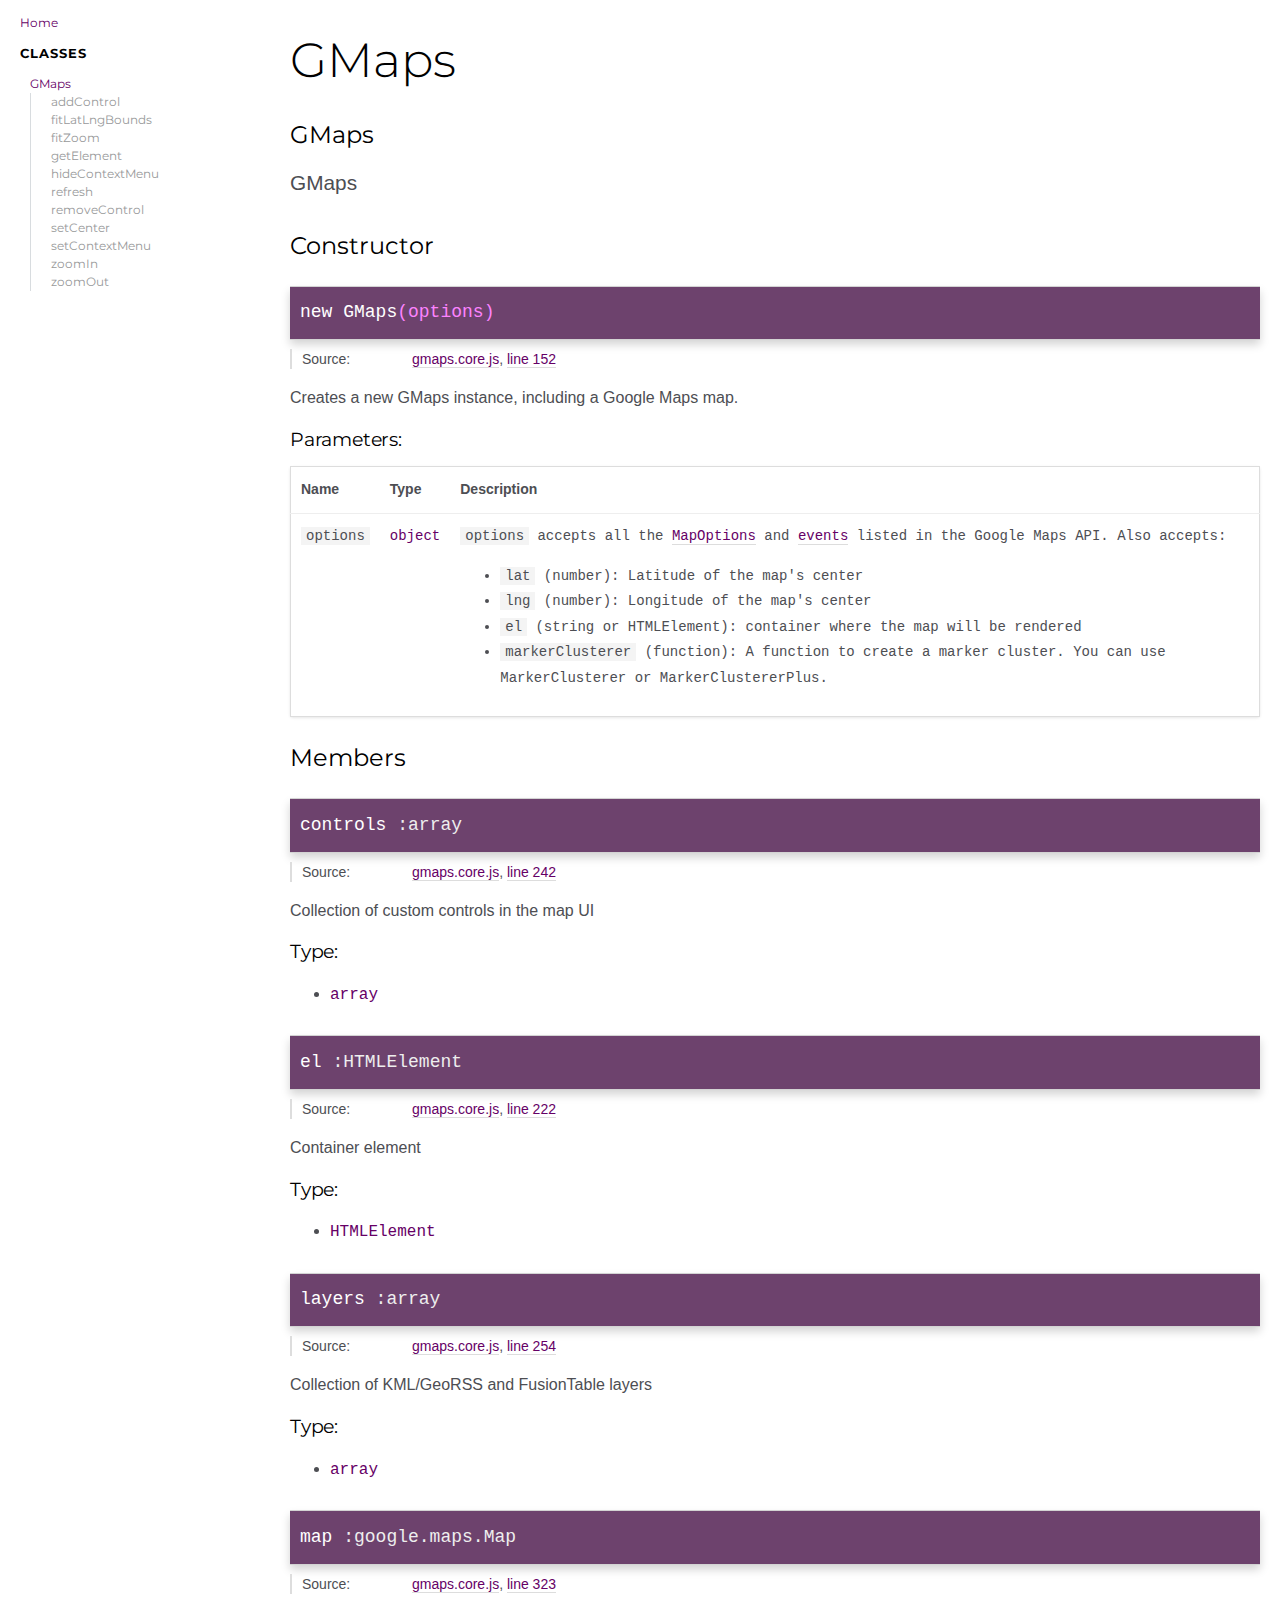
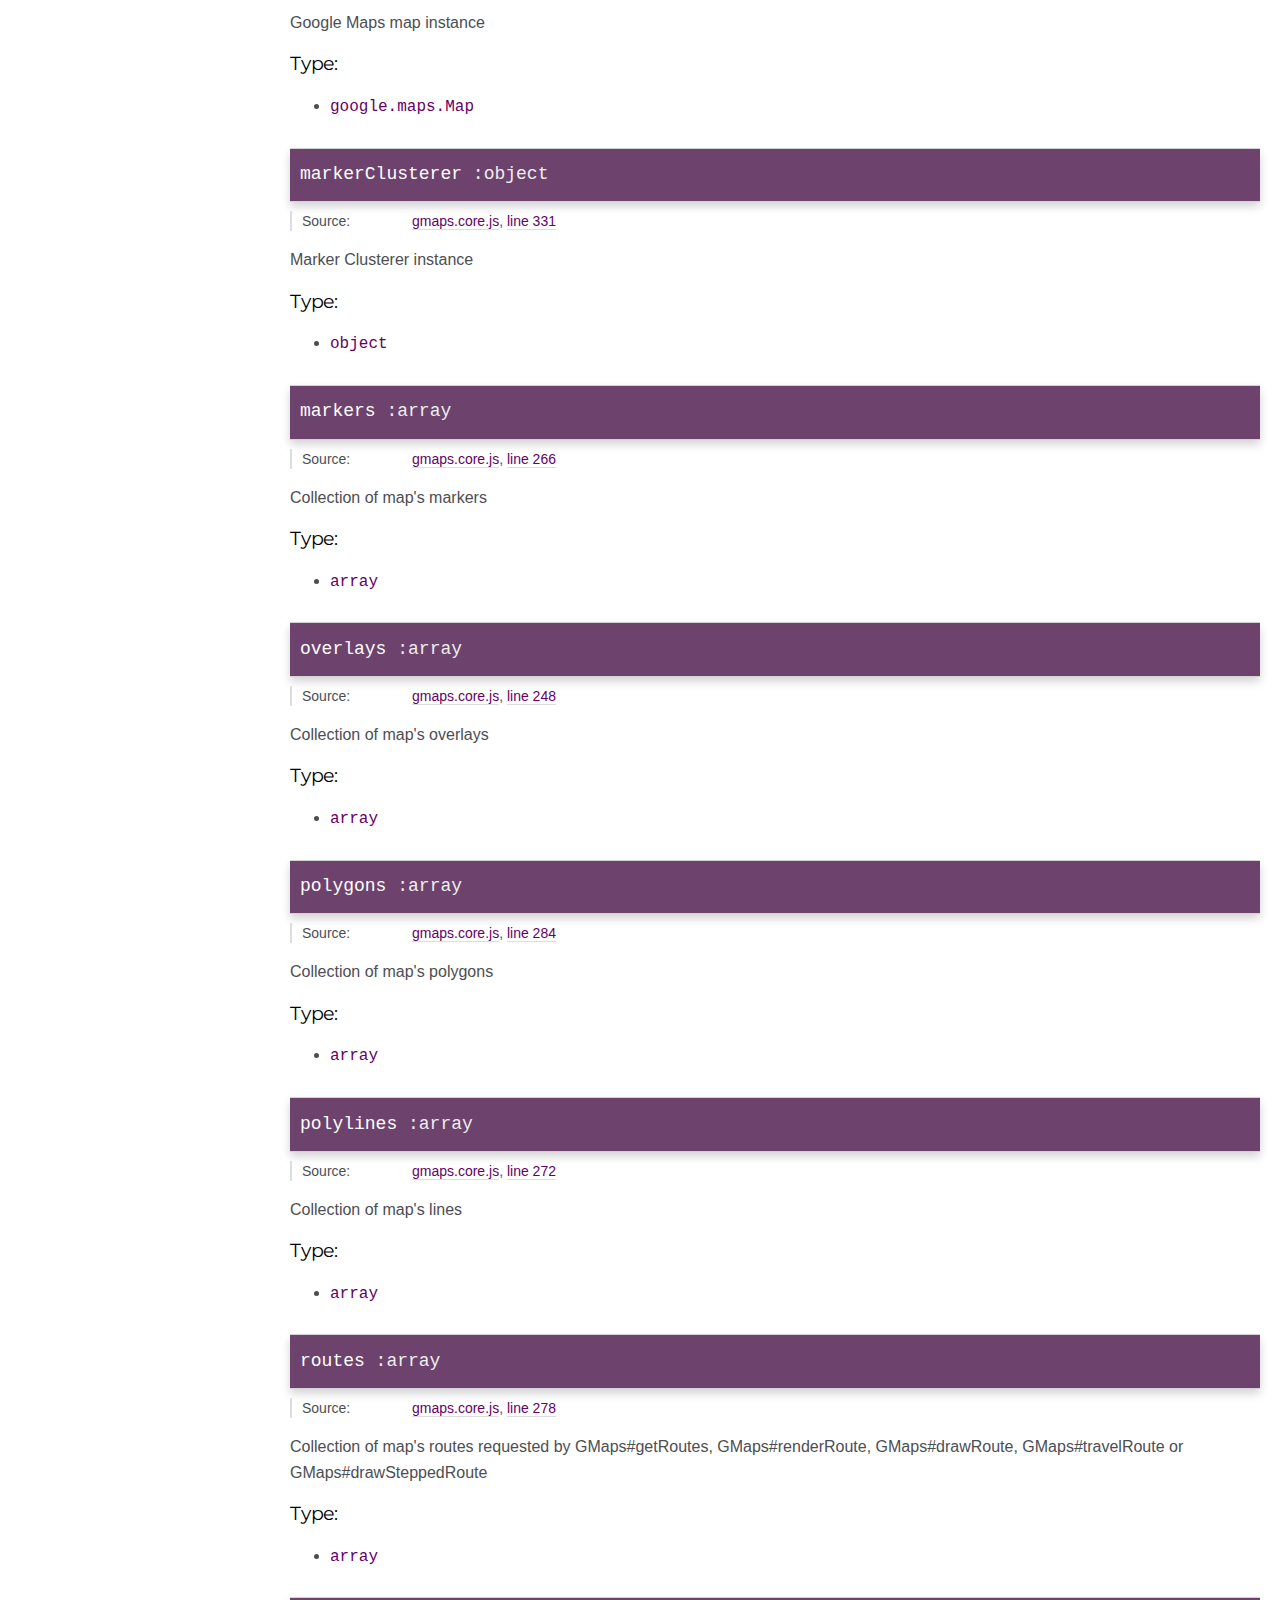
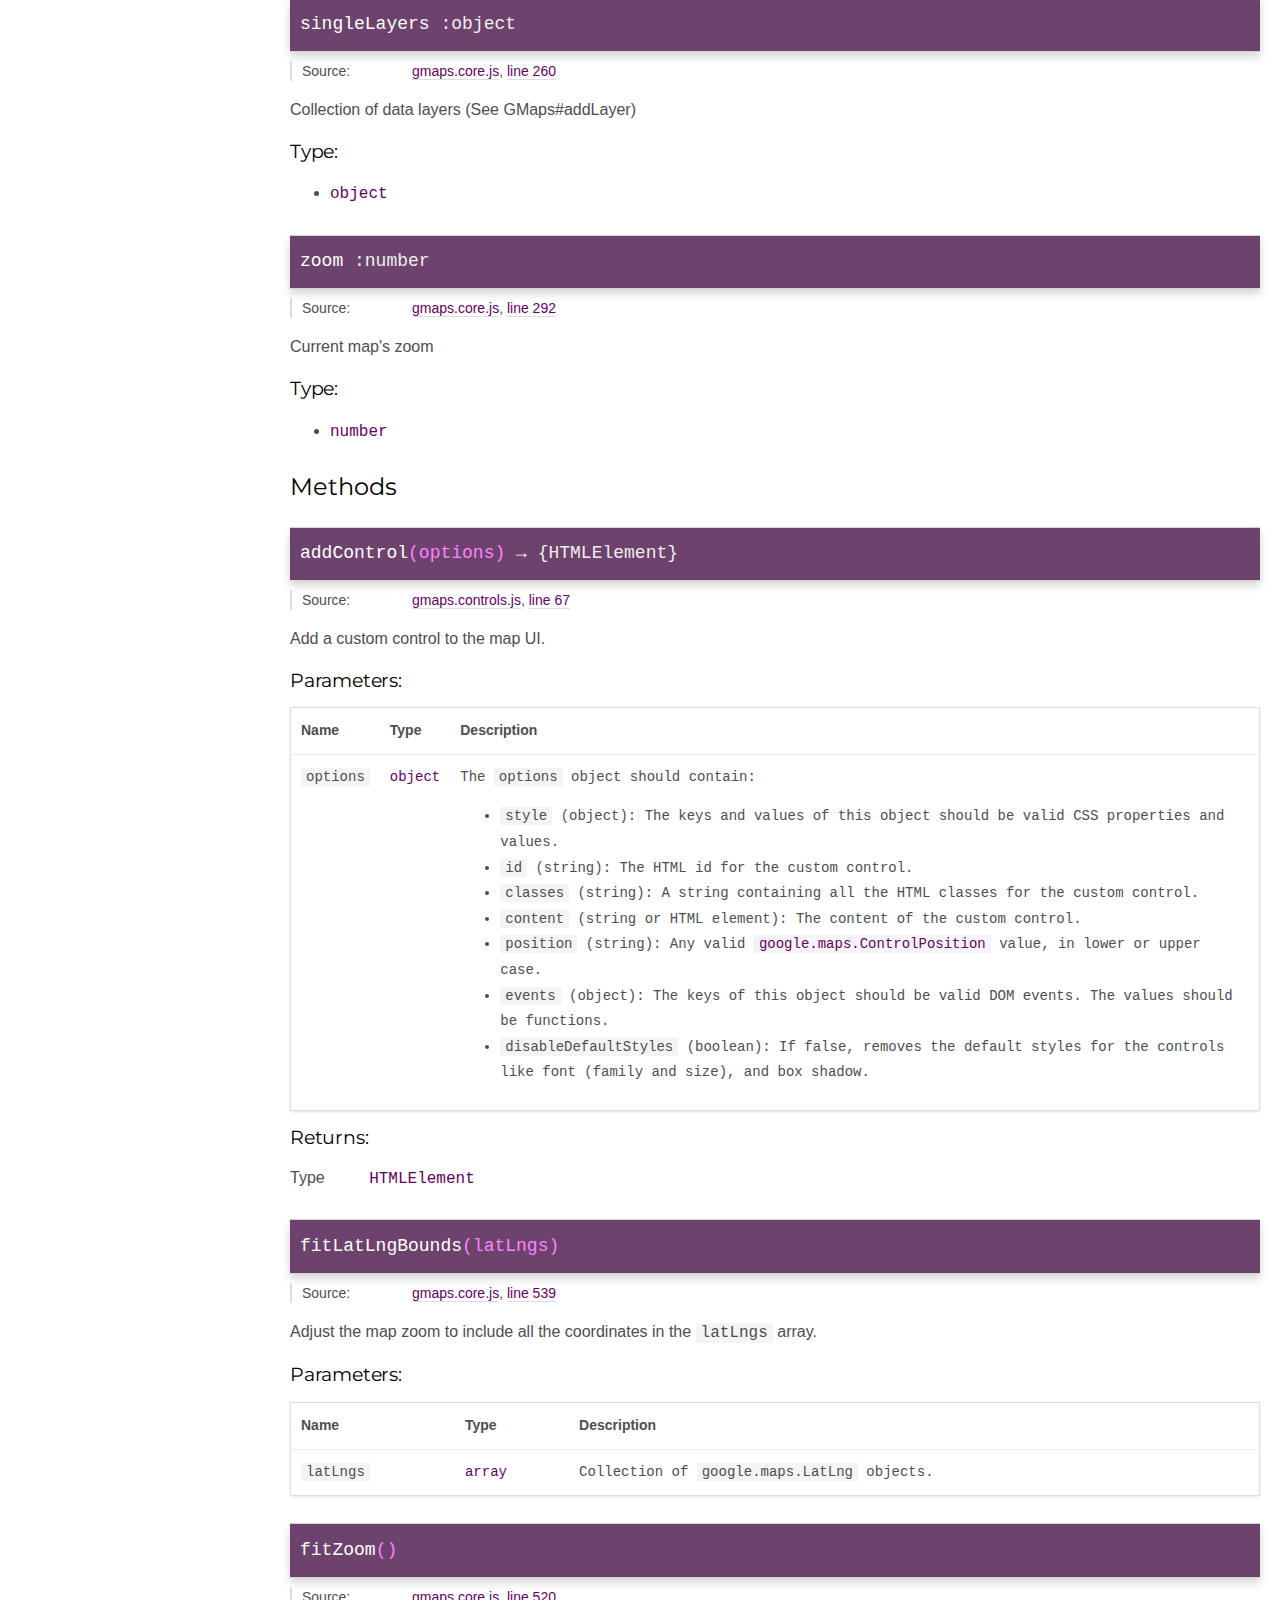
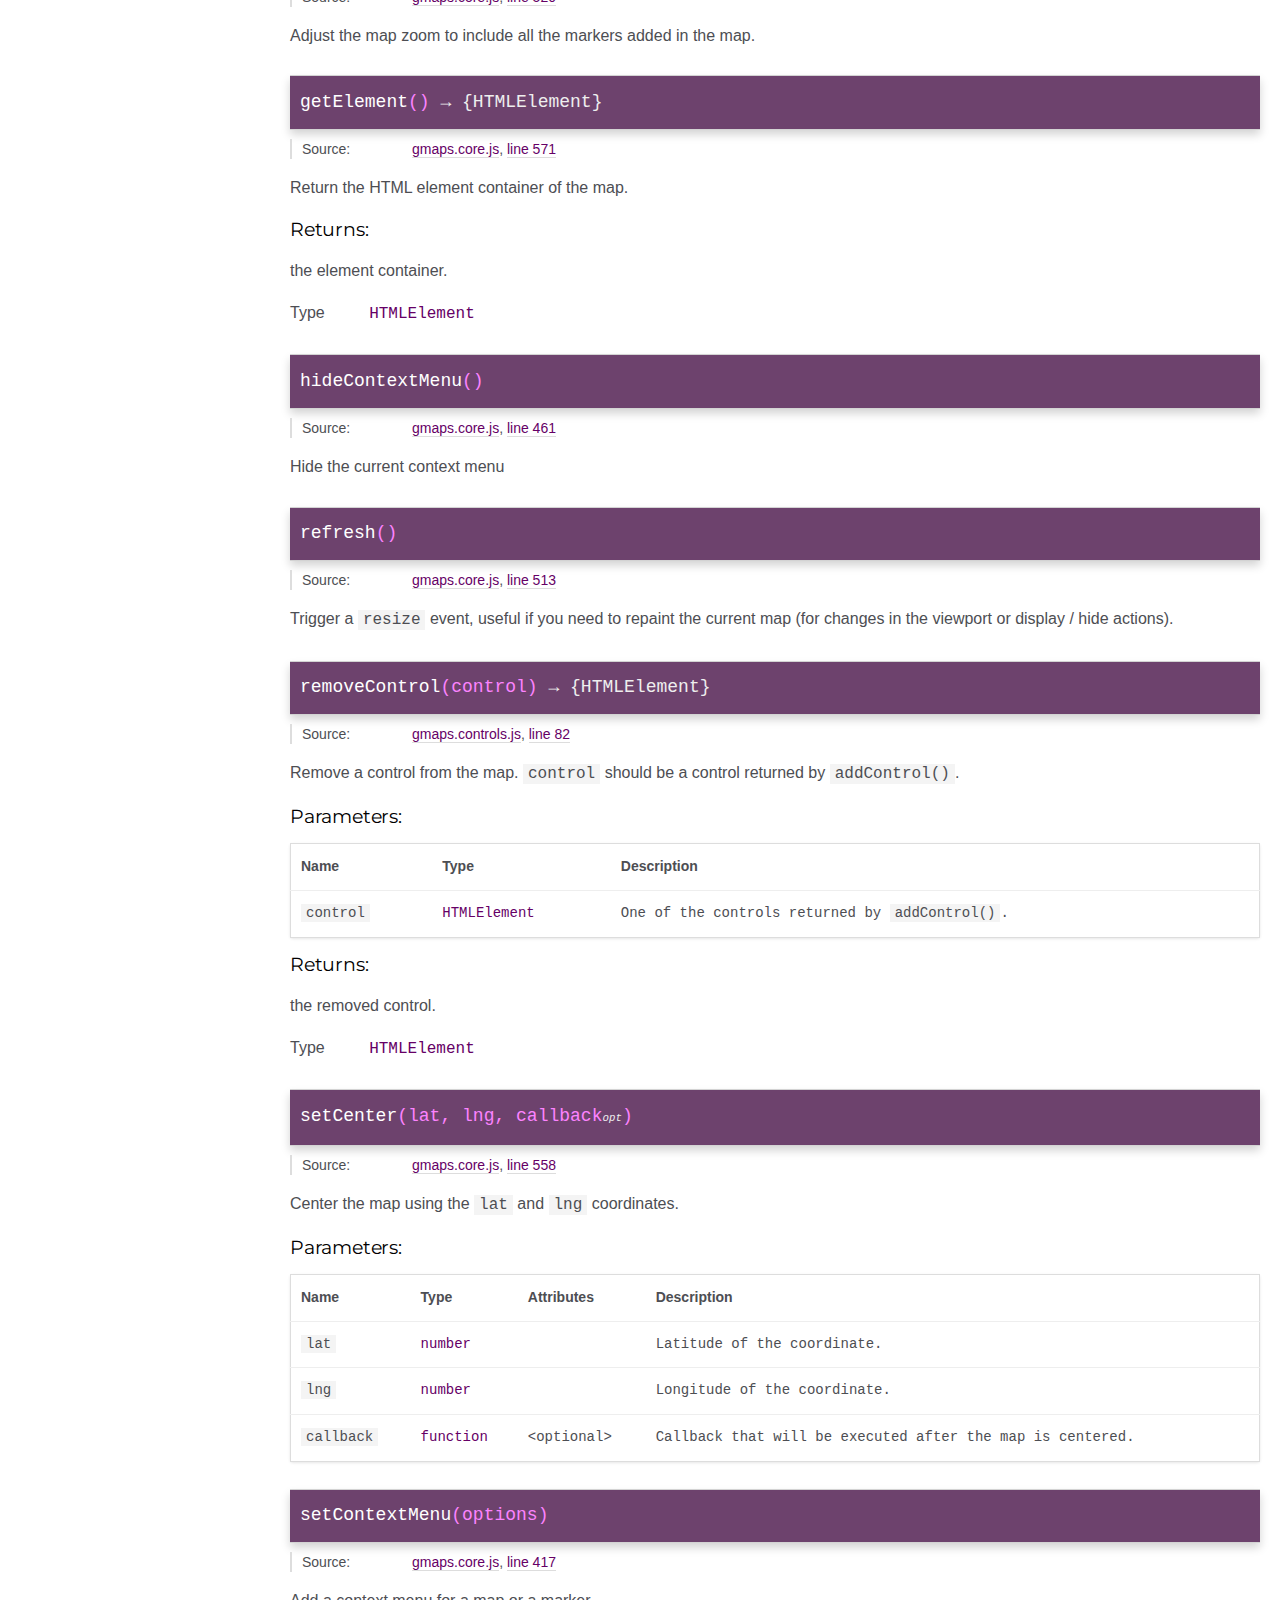
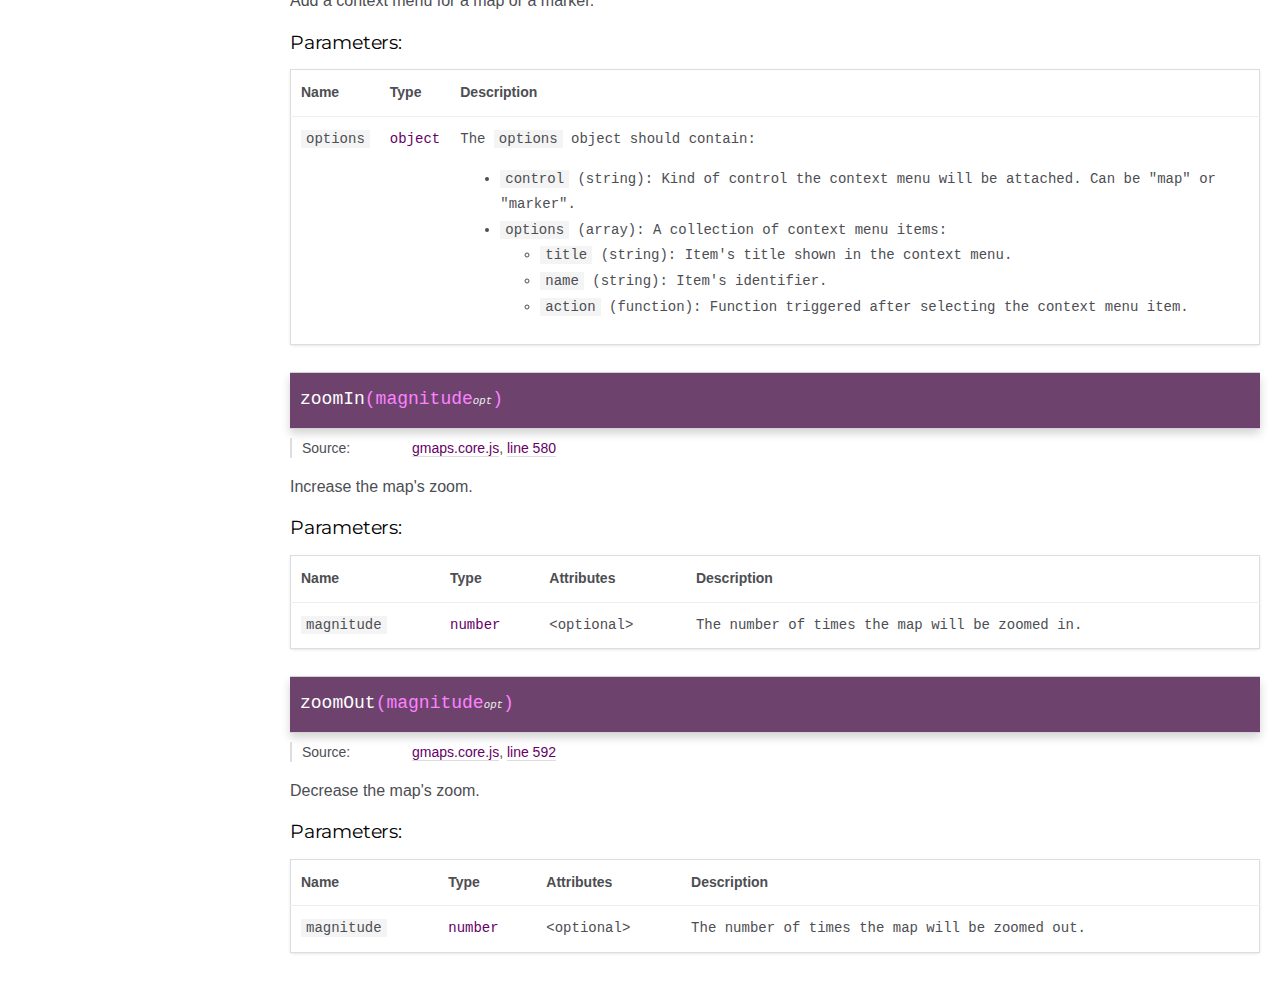
<file: gmaps-master/docs/GMaps.html>
<!DOCTYPE html>
<html lang="en">
<head>
    <meta charset="utf-8">
    <title>GMaps - Documentation</title>

    <script src="scripts/prettify/prettify.js"></script>
    <script src="scripts/prettify/lang-css.js"></script>
    <!--[if lt IE 9]>
      <script src="//html5shiv.googlecode.com/svn/trunk/html5.js"></script>
    <![endif]-->
    <link type="text/css" rel="stylesheet" href="https://code.ionicframework.com/ionicons/2.0.1/css/ionicons.min.css">
    <link type="text/css" rel="stylesheet" href="styles/prettify.css">
    <link type="text/css" rel="stylesheet" href="styles/jsdoc.css">
</head>
<body>

<input type="checkbox" id="nav-trigger" class="nav-trigger" />
<label for="nav-trigger" class="navicon-button x">
  <div class="navicon"></div>
</label>

<label for="nav-trigger" class="overlay"></label>

<nav>
    <h2><a href="index.html">Home</a></h2><h3>Classes</h3><ul><li><a href="GMaps.html">GMaps</a><ul class='methods'><li data-type='method'><a href="GMaps.html#addControl">addControl</a></li><li data-type='method'><a href="GMaps.html#fitLatLngBounds">fitLatLngBounds</a></li><li data-type='method'><a href="GMaps.html#fitZoom">fitZoom</a></li><li data-type='method'><a href="GMaps.html#getElement">getElement</a></li><li data-type='method'><a href="GMaps.html#hideContextMenu">hideContextMenu</a></li><li data-type='method'><a href="GMaps.html#refresh">refresh</a></li><li data-type='method'><a href="GMaps.html#removeControl">removeControl</a></li><li data-type='method'><a href="GMaps.html#setCenter">setCenter</a></li><li data-type='method'><a href="GMaps.html#setContextMenu">setContextMenu</a></li><li data-type='method'><a href="GMaps.html#zoomIn">zoomIn</a></li><li data-type='method'><a href="GMaps.html#zoomOut">zoomOut</a></li></ul></li></ul>
</nav>

<div id="main">
    
    <h1 class="page-title">GMaps</h1>
    

    




<section>

<header>
    
        <h2>
        GMaps
        </h2>
        
            <div class="class-description"><p>GMaps</p></div>
        
    
</header>

<article>
    <div class="container-overview">
    
        

    
    <h2>Constructor</h2>
    

    <h4 class="name" id="GMaps"><span class="type-signature"></span>new GMaps<span class="signature">(options)</span><span class="type-signature"></span></h4>

    




<dl class="details">

    
    <dt class="tag-source">Source:</dt>
    <dd class="tag-source"><ul class="dummy"><li>
        <a href="gmaps.core.js.html">gmaps.core.js</a>, <a href="gmaps.core.js.html#line152">line 152</a>
    </li></ul></dd>
    

    

    

    

    

    

    

    

    

    

    

    

    

    

    

    
</dl>





<div class="description">
    <p>Creates a new GMaps instance, including a Google Maps map.</p>
</div>











    <h5>Parameters:</h5>
    

<table class="params">
    <thead>
    <tr>
        
        <th>Name</th>
        

        <th>Type</th>

        

        

        <th class="last">Description</th>
    </tr>
    </thead>

    <tbody>
    

        <tr>
            
                <td class="name"><code>options</code></td>
            

            <td class="type">
            
                
<span class="param-type">object</span>


            
            </td>

            

            

            <td class="description last"><p><code>options</code> accepts all the <a href="https://developers.google.com/maps/documentation/javascript/reference#MapOptions">MapOptions</a> and <a href="https://developers.google.com/maps/documentation/javascript/reference#Map">events</a> listed in the Google Maps API. Also accepts:</p>
<ul>
<li><code>lat</code> (number): Latitude of the map's center</li>
<li><code>lng</code> (number): Longitude of the map's center</li>
<li><code>el</code> (string or HTMLElement): container where the map will be rendered</li>
<li><code>markerClusterer</code> (function): A function to create a marker cluster. You can use MarkerClusterer or MarkerClustererPlus.</li>
</ul></td>
        </tr>

    
    </tbody>
</table>
















    
    </div>

    

    

    

     

    

    
        <h3 class="subsection-title">Members</h3>

        
            
<h4 class="name" id="controls"><span class="type-signature"></span>controls<span class="type-signature"> :array</span></h4>





<dl class="details">

    
    <dt class="tag-source">Source:</dt>
    <dd class="tag-source"><ul class="dummy"><li>
        <a href="gmaps.core.js.html">gmaps.core.js</a>, <a href="gmaps.core.js.html#line242">line 242</a>
    </li></ul></dd>
    

    

    

    

    

    

    

    

    

    

    

    

    

    

    

    
</dl>





<div class="description">
    <p>Collection of custom controls in the map UI</p>
</div>



    <h5>Type:</h5>
    <ul>
        <li>
            
<span class="param-type">array</span>


        </li>
    </ul>






        
            
<h4 class="name" id="el"><span class="type-signature"></span>el<span class="type-signature"> :HTMLElement</span></h4>





<dl class="details">

    
    <dt class="tag-source">Source:</dt>
    <dd class="tag-source"><ul class="dummy"><li>
        <a href="gmaps.core.js.html">gmaps.core.js</a>, <a href="gmaps.core.js.html#line222">line 222</a>
    </li></ul></dd>
    

    

    

    

    

    

    

    

    

    

    

    

    

    

    

    
</dl>





<div class="description">
    <p>Container element</p>
</div>



    <h5>Type:</h5>
    <ul>
        <li>
            
<span class="param-type">HTMLElement</span>


        </li>
    </ul>






        
            
<h4 class="name" id="layers"><span class="type-signature"></span>layers<span class="type-signature"> :array</span></h4>





<dl class="details">

    
    <dt class="tag-source">Source:</dt>
    <dd class="tag-source"><ul class="dummy"><li>
        <a href="gmaps.core.js.html">gmaps.core.js</a>, <a href="gmaps.core.js.html#line254">line 254</a>
    </li></ul></dd>
    

    

    

    

    

    

    

    

    

    

    

    

    

    

    

    
</dl>





<div class="description">
    <p>Collection of KML/GeoRSS and FusionTable layers</p>
</div>



    <h5>Type:</h5>
    <ul>
        <li>
            
<span class="param-type">array</span>


        </li>
    </ul>






        
            
<h4 class="name" id="map"><span class="type-signature"></span>map<span class="type-signature"> :google.maps.Map</span></h4>





<dl class="details">

    
    <dt class="tag-source">Source:</dt>
    <dd class="tag-source"><ul class="dummy"><li>
        <a href="gmaps.core.js.html">gmaps.core.js</a>, <a href="gmaps.core.js.html#line323">line 323</a>
    </li></ul></dd>
    

    

    

    

    

    

    

    

    

    

    

    

    

    

    

    
</dl>





<div class="description">
    <p>Google Maps map instance</p>
</div>



    <h5>Type:</h5>
    <ul>
        <li>
            
<span class="param-type">google.maps.Map</span>


        </li>
    </ul>






        
            
<h4 class="name" id="markerClusterer"><span class="type-signature"></span>markerClusterer<span class="type-signature"> :object</span></h4>





<dl class="details">

    
    <dt class="tag-source">Source:</dt>
    <dd class="tag-source"><ul class="dummy"><li>
        <a href="gmaps.core.js.html">gmaps.core.js</a>, <a href="gmaps.core.js.html#line331">line 331</a>
    </li></ul></dd>
    

    

    

    

    

    

    

    

    

    

    

    

    

    

    

    
</dl>





<div class="description">
    <p>Marker Clusterer instance</p>
</div>



    <h5>Type:</h5>
    <ul>
        <li>
            
<span class="param-type">object</span>


        </li>
    </ul>






        
            
<h4 class="name" id="markers"><span class="type-signature"></span>markers<span class="type-signature"> :array</span></h4>





<dl class="details">

    
    <dt class="tag-source">Source:</dt>
    <dd class="tag-source"><ul class="dummy"><li>
        <a href="gmaps.core.js.html">gmaps.core.js</a>, <a href="gmaps.core.js.html#line266">line 266</a>
    </li></ul></dd>
    

    

    

    

    

    

    

    

    

    

    

    

    

    

    

    
</dl>





<div class="description">
    <p>Collection of map's markers</p>
</div>



    <h5>Type:</h5>
    <ul>
        <li>
            
<span class="param-type">array</span>


        </li>
    </ul>






        
            
<h4 class="name" id="overlays"><span class="type-signature"></span>overlays<span class="type-signature"> :array</span></h4>





<dl class="details">

    
    <dt class="tag-source">Source:</dt>
    <dd class="tag-source"><ul class="dummy"><li>
        <a href="gmaps.core.js.html">gmaps.core.js</a>, <a href="gmaps.core.js.html#line248">line 248</a>
    </li></ul></dd>
    

    

    

    

    

    

    

    

    

    

    

    

    

    

    

    
</dl>





<div class="description">
    <p>Collection of map's overlays</p>
</div>



    <h5>Type:</h5>
    <ul>
        <li>
            
<span class="param-type">array</span>


        </li>
    </ul>






        
            
<h4 class="name" id="polygons"><span class="type-signature"></span>polygons<span class="type-signature"> :array</span></h4>





<dl class="details">

    
    <dt class="tag-source">Source:</dt>
    <dd class="tag-source"><ul class="dummy"><li>
        <a href="gmaps.core.js.html">gmaps.core.js</a>, <a href="gmaps.core.js.html#line284">line 284</a>
    </li></ul></dd>
    

    

    

    

    

    

    

    

    

    

    

    

    

    

    

    
</dl>





<div class="description">
    <p>Collection of map's polygons</p>
</div>



    <h5>Type:</h5>
    <ul>
        <li>
            
<span class="param-type">array</span>


        </li>
    </ul>






        
            
<h4 class="name" id="polylines"><span class="type-signature"></span>polylines<span class="type-signature"> :array</span></h4>





<dl class="details">

    
    <dt class="tag-source">Source:</dt>
    <dd class="tag-source"><ul class="dummy"><li>
        <a href="gmaps.core.js.html">gmaps.core.js</a>, <a href="gmaps.core.js.html#line272">line 272</a>
    </li></ul></dd>
    

    

    

    

    

    

    

    

    

    

    

    

    

    

    

    
</dl>





<div class="description">
    <p>Collection of map's lines</p>
</div>



    <h5>Type:</h5>
    <ul>
        <li>
            
<span class="param-type">array</span>


        </li>
    </ul>






        
            
<h4 class="name" id="routes"><span class="type-signature"></span>routes<span class="type-signature"> :array</span></h4>





<dl class="details">

    
    <dt class="tag-source">Source:</dt>
    <dd class="tag-source"><ul class="dummy"><li>
        <a href="gmaps.core.js.html">gmaps.core.js</a>, <a href="gmaps.core.js.html#line278">line 278</a>
    </li></ul></dd>
    

    

    

    

    

    

    

    

    

    

    

    

    

    

    

    
</dl>





<div class="description">
    <p>Collection of map's routes requested by GMaps#getRoutes, GMaps#renderRoute, GMaps#drawRoute, GMaps#travelRoute or GMaps#drawSteppedRoute</p>
</div>



    <h5>Type:</h5>
    <ul>
        <li>
            
<span class="param-type">array</span>


        </li>
    </ul>






        
            
<h4 class="name" id="singleLayers"><span class="type-signature"></span>singleLayers<span class="type-signature"> :object</span></h4>





<dl class="details">

    
    <dt class="tag-source">Source:</dt>
    <dd class="tag-source"><ul class="dummy"><li>
        <a href="gmaps.core.js.html">gmaps.core.js</a>, <a href="gmaps.core.js.html#line260">line 260</a>
    </li></ul></dd>
    

    

    

    

    

    

    

    

    

    

    

    

    

    

    

    
</dl>





<div class="description">
    <p>Collection of data layers (See GMaps#addLayer)</p>
</div>



    <h5>Type:</h5>
    <ul>
        <li>
            
<span class="param-type">object</span>


        </li>
    </ul>






        
            
<h4 class="name" id="zoom"><span class="type-signature"></span>zoom<span class="type-signature"> :number</span></h4>





<dl class="details">

    
    <dt class="tag-source">Source:</dt>
    <dd class="tag-source"><ul class="dummy"><li>
        <a href="gmaps.core.js.html">gmaps.core.js</a>, <a href="gmaps.core.js.html#line292">line 292</a>
    </li></ul></dd>
    

    

    

    

    

    

    

    

    

    

    

    

    

    

    

    
</dl>





<div class="description">
    <p>Current map's zoom</p>
</div>



    <h5>Type:</h5>
    <ul>
        <li>
            
<span class="param-type">number</span>


        </li>
    </ul>






        
    

    
        <h3 class="subsection-title">Methods</h3>

        
            

    

    <h4 class="name" id="addControl"><span class="type-signature"></span>addControl<span class="signature">(options)</span><span class="type-signature"> &rarr; {HTMLElement}</span></h4>

    




<dl class="details">

    
    <dt class="tag-source">Source:</dt>
    <dd class="tag-source"><ul class="dummy"><li>
        <a href="gmaps.controls.js.html">gmaps.controls.js</a>, <a href="gmaps.controls.js.html#line67">line 67</a>
    </li></ul></dd>
    

    

    

    

    

    

    

    

    

    

    

    

    

    

    

    
</dl>





<div class="description">
    <p>Add a custom control to the map UI.</p>
</div>











    <h5>Parameters:</h5>
    

<table class="params">
    <thead>
    <tr>
        
        <th>Name</th>
        

        <th>Type</th>

        

        

        <th class="last">Description</th>
    </tr>
    </thead>

    <tbody>
    

        <tr>
            
                <td class="name"><code>options</code></td>
            

            <td class="type">
            
                
<span class="param-type">object</span>


            
            </td>

            

            

            <td class="description last"><p>The <code>options</code> object should contain:</p>
<ul>
<li><code>style</code> (object): The keys and values of this object should be valid CSS properties and values.</li>
<li><code>id</code> (string): The HTML id for the custom control.</li>
<li><code>classes</code> (string): A string containing all the HTML classes for the custom control.</li>
<li><code>content</code> (string or HTML element): The content of the custom control.</li>
<li><code>position</code> (string): Any valid <a href="https://developers.google.com/maps/documentation/javascript/controls#ControlPositioning"><code>google.maps.ControlPosition</code></a> value, in lower or upper case.</li>
<li><code>events</code> (object): The keys of this object should be valid DOM events. The values should be functions.</li>
<li><code>disableDefaultStyles</code> (boolean): If false, removes the default styles for the controls like font (family and size), and box shadow.</li>
</ul></td>
        </tr>

    
    </tbody>
</table>














<h5>Returns:</h5>

        


<dl class="param-type">
    <dt>
        Type
    </dt>
    <dd>
        
<span class="param-type">HTMLElement</span>


    </dd>
</dl>

    


        
            

    

    <h4 class="name" id="fitLatLngBounds"><span class="type-signature"></span>fitLatLngBounds<span class="signature">(latLngs)</span><span class="type-signature"></span></h4>

    




<dl class="details">

    
    <dt class="tag-source">Source:</dt>
    <dd class="tag-source"><ul class="dummy"><li>
        <a href="gmaps.core.js.html">gmaps.core.js</a>, <a href="gmaps.core.js.html#line539">line 539</a>
    </li></ul></dd>
    

    

    

    

    

    

    

    

    

    

    

    

    

    

    

    
</dl>





<div class="description">
    <p>Adjust the map zoom to include all the coordinates in the <code>latLngs</code> array.</p>
</div>











    <h5>Parameters:</h5>
    

<table class="params">
    <thead>
    <tr>
        
        <th>Name</th>
        

        <th>Type</th>

        

        

        <th class="last">Description</th>
    </tr>
    </thead>

    <tbody>
    

        <tr>
            
                <td class="name"><code>latLngs</code></td>
            

            <td class="type">
            
                
<span class="param-type">array</span>


            
            </td>

            

            

            <td class="description last"><p>Collection of <code>google.maps.LatLng</code> objects.</p></td>
        </tr>

    
    </tbody>
</table>
















        
            

    

    <h4 class="name" id="fitZoom"><span class="type-signature"></span>fitZoom<span class="signature">()</span><span class="type-signature"></span></h4>

    




<dl class="details">

    
    <dt class="tag-source">Source:</dt>
    <dd class="tag-source"><ul class="dummy"><li>
        <a href="gmaps.core.js.html">gmaps.core.js</a>, <a href="gmaps.core.js.html#line520">line 520</a>
    </li></ul></dd>
    

    

    

    

    

    

    

    

    

    

    

    

    

    

    

    
</dl>





<div class="description">
    <p>Adjust the map zoom to include all the markers added in the map.</p>
</div>

























        
            

    

    <h4 class="name" id="getElement"><span class="type-signature"></span>getElement<span class="signature">()</span><span class="type-signature"> &rarr; {HTMLElement}</span></h4>

    




<dl class="details">

    
    <dt class="tag-source">Source:</dt>
    <dd class="tag-source"><ul class="dummy"><li>
        <a href="gmaps.core.js.html">gmaps.core.js</a>, <a href="gmaps.core.js.html#line571">line 571</a>
    </li></ul></dd>
    

    

    

    

    

    

    

    

    

    

    

    

    

    

    

    
</dl>





<div class="description">
    <p>Return the HTML element container of the map.</p>
</div>























<h5>Returns:</h5>

        
<div class="param-desc">
    <p>the element container.</p>
</div>



<dl class="param-type">
    <dt>
        Type
    </dt>
    <dd>
        
<span class="param-type">HTMLElement</span>


    </dd>
</dl>

    


        
            

    

    <h4 class="name" id="hideContextMenu"><span class="type-signature"></span>hideContextMenu<span class="signature">()</span><span class="type-signature"></span></h4>

    




<dl class="details">

    
    <dt class="tag-source">Source:</dt>
    <dd class="tag-source"><ul class="dummy"><li>
        <a href="gmaps.core.js.html">gmaps.core.js</a>, <a href="gmaps.core.js.html#line461">line 461</a>
    </li></ul></dd>
    

    

    

    

    

    

    

    

    

    

    

    

    

    

    

    
</dl>





<div class="description">
    <p>Hide the current context menu</p>
</div>

























        
            

    

    <h4 class="name" id="refresh"><span class="type-signature"></span>refresh<span class="signature">()</span><span class="type-signature"></span></h4>

    




<dl class="details">

    
    <dt class="tag-source">Source:</dt>
    <dd class="tag-source"><ul class="dummy"><li>
        <a href="gmaps.core.js.html">gmaps.core.js</a>, <a href="gmaps.core.js.html#line513">line 513</a>
    </li></ul></dd>
    

    

    

    

    

    

    

    

    

    

    

    

    

    

    

    
</dl>





<div class="description">
    <p>Trigger a <code>resize</code> event, useful if you need to repaint the current map (for changes in the viewport or display / hide actions).</p>
</div>

























        
            

    

    <h4 class="name" id="removeControl"><span class="type-signature"></span>removeControl<span class="signature">(control)</span><span class="type-signature"> &rarr; {HTMLElement}</span></h4>

    




<dl class="details">

    
    <dt class="tag-source">Source:</dt>
    <dd class="tag-source"><ul class="dummy"><li>
        <a href="gmaps.controls.js.html">gmaps.controls.js</a>, <a href="gmaps.controls.js.html#line82">line 82</a>
    </li></ul></dd>
    

    

    

    

    

    

    

    

    

    

    

    

    

    

    

    
</dl>





<div class="description">
    <p>Remove a control from the map. <code>control</code> should be a control returned by <code>addControl()</code>.</p>
</div>











    <h5>Parameters:</h5>
    

<table class="params">
    <thead>
    <tr>
        
        <th>Name</th>
        

        <th>Type</th>

        

        

        <th class="last">Description</th>
    </tr>
    </thead>

    <tbody>
    

        <tr>
            
                <td class="name"><code>control</code></td>
            

            <td class="type">
            
                
<span class="param-type">HTMLElement</span>


            
            </td>

            

            

            <td class="description last"><p>One of the controls returned by <code>addControl()</code>.</p></td>
        </tr>

    
    </tbody>
</table>














<h5>Returns:</h5>

        
<div class="param-desc">
    <p>the removed control.</p>
</div>



<dl class="param-type">
    <dt>
        Type
    </dt>
    <dd>
        
<span class="param-type">HTMLElement</span>


    </dd>
</dl>

    


        
            

    

    <h4 class="name" id="setCenter"><span class="type-signature"></span>setCenter<span class="signature">(lat, lng, callback<span class="signature-attributes">opt</span>)</span><span class="type-signature"></span></h4>

    




<dl class="details">

    
    <dt class="tag-source">Source:</dt>
    <dd class="tag-source"><ul class="dummy"><li>
        <a href="gmaps.core.js.html">gmaps.core.js</a>, <a href="gmaps.core.js.html#line558">line 558</a>
    </li></ul></dd>
    

    

    

    

    

    

    

    

    

    

    

    

    

    

    

    
</dl>





<div class="description">
    <p>Center the map using the <code>lat</code> and <code>lng</code> coordinates.</p>
</div>











    <h5>Parameters:</h5>
    

<table class="params">
    <thead>
    <tr>
        
        <th>Name</th>
        

        <th>Type</th>

        
        <th>Attributes</th>
        

        

        <th class="last">Description</th>
    </tr>
    </thead>

    <tbody>
    

        <tr>
            
                <td class="name"><code>lat</code></td>
            

            <td class="type">
            
                
<span class="param-type">number</span>


            
            </td>

            
                <td class="attributes">
                

                

                
                </td>
            

            

            <td class="description last"><p>Latitude of the coordinate.</p></td>
        </tr>

    

        <tr>
            
                <td class="name"><code>lng</code></td>
            

            <td class="type">
            
                
<span class="param-type">number</span>


            
            </td>

            
                <td class="attributes">
                

                

                
                </td>
            

            

            <td class="description last"><p>Longitude of the coordinate.</p></td>
        </tr>

    

        <tr>
            
                <td class="name"><code>callback</code></td>
            

            <td class="type">
            
                
<span class="param-type">function</span>


            
            </td>

            
                <td class="attributes">
                
                    &lt;optional><br>
                

                

                
                </td>
            

            

            <td class="description last"><p>Callback that will be executed after the map is centered.</p></td>
        </tr>

    
    </tbody>
</table>
















        
            

    

    <h4 class="name" id="setContextMenu"><span class="type-signature"></span>setContextMenu<span class="signature">(options)</span><span class="type-signature"></span></h4>

    




<dl class="details">

    
    <dt class="tag-source">Source:</dt>
    <dd class="tag-source"><ul class="dummy"><li>
        <a href="gmaps.core.js.html">gmaps.core.js</a>, <a href="gmaps.core.js.html#line417">line 417</a>
    </li></ul></dd>
    

    

    

    

    

    

    

    

    

    

    

    

    

    

    

    
</dl>





<div class="description">
    <p>Add a context menu for a map or a marker.</p>
</div>











    <h5>Parameters:</h5>
    

<table class="params">
    <thead>
    <tr>
        
        <th>Name</th>
        

        <th>Type</th>

        

        

        <th class="last">Description</th>
    </tr>
    </thead>

    <tbody>
    

        <tr>
            
                <td class="name"><code>options</code></td>
            

            <td class="type">
            
                
<span class="param-type">object</span>


            
            </td>

            

            

            <td class="description last"><p>The <code>options</code> object should contain:</p>
<ul>
<li><code>control</code> (string): Kind of control the context menu will be attached. Can be &quot;map&quot; or &quot;marker&quot;.</li>
<li><code>options</code> (array): A collection of context menu items:<ul>
<li><code>title</code> (string): Item's title shown in the context menu.</li>
<li><code>name</code> (string): Item's identifier.</li>
<li><code>action</code> (function): Function triggered after selecting the context menu item.</li>
</ul>
</li>
</ul></td>
        </tr>

    
    </tbody>
</table>
















        
            

    

    <h4 class="name" id="zoomIn"><span class="type-signature"></span>zoomIn<span class="signature">(magnitude<span class="signature-attributes">opt</span>)</span><span class="type-signature"></span></h4>

    




<dl class="details">

    
    <dt class="tag-source">Source:</dt>
    <dd class="tag-source"><ul class="dummy"><li>
        <a href="gmaps.core.js.html">gmaps.core.js</a>, <a href="gmaps.core.js.html#line580">line 580</a>
    </li></ul></dd>
    

    

    

    

    

    

    

    

    

    

    

    

    

    

    

    
</dl>





<div class="description">
    <p>Increase the map's zoom.</p>
</div>











    <h5>Parameters:</h5>
    

<table class="params">
    <thead>
    <tr>
        
        <th>Name</th>
        

        <th>Type</th>

        
        <th>Attributes</th>
        

        

        <th class="last">Description</th>
    </tr>
    </thead>

    <tbody>
    

        <tr>
            
                <td class="name"><code>magnitude</code></td>
            

            <td class="type">
            
                
<span class="param-type">number</span>


            
            </td>

            
                <td class="attributes">
                
                    &lt;optional><br>
                

                

                
                </td>
            

            

            <td class="description last"><p>The number of times the map will be zoomed in.</p></td>
        </tr>

    
    </tbody>
</table>
















        
            

    

    <h4 class="name" id="zoomOut"><span class="type-signature"></span>zoomOut<span class="signature">(magnitude<span class="signature-attributes">opt</span>)</span><span class="type-signature"></span></h4>

    




<dl class="details">

    
    <dt class="tag-source">Source:</dt>
    <dd class="tag-source"><ul class="dummy"><li>
        <a href="gmaps.core.js.html">gmaps.core.js</a>, <a href="gmaps.core.js.html#line592">line 592</a>
    </li></ul></dd>
    

    

    

    

    

    

    

    

    

    

    

    

    

    

    

    
</dl>





<div class="description">
    <p>Decrease the map's zoom.</p>
</div>











    <h5>Parameters:</h5>
    

<table class="params">
    <thead>
    <tr>
        
        <th>Name</th>
        

        <th>Type</th>

        
        <th>Attributes</th>
        

        

        <th class="last">Description</th>
    </tr>
    </thead>

    <tbody>
    

        <tr>
            
                <td class="name"><code>magnitude</code></td>
            

            <td class="type">
            
                
<span class="param-type">number</span>


            
            </td>

            
                <td class="attributes">
                
                    &lt;optional><br>
                

                

                
                </td>
            

            

            <td class="description last"><p>The number of times the map will be zoomed out.</p></td>
        </tr>

    
    </tbody>
</table>
















        
    

    

    
</article>

</section>




</div>

<br class="clear">

<footer>
    Documentation generated by <a href="https://github.com/jsdoc3/jsdoc">JSDoc 3.4.0</a> on Sun Apr 03 2016 18:36:23 GMT-0400 (EDT) using the Minami theme.
</footer>

<script>prettyPrint();</script>
<script src="scripts/linenumber.js"></script>
</body>
</html>
</file>
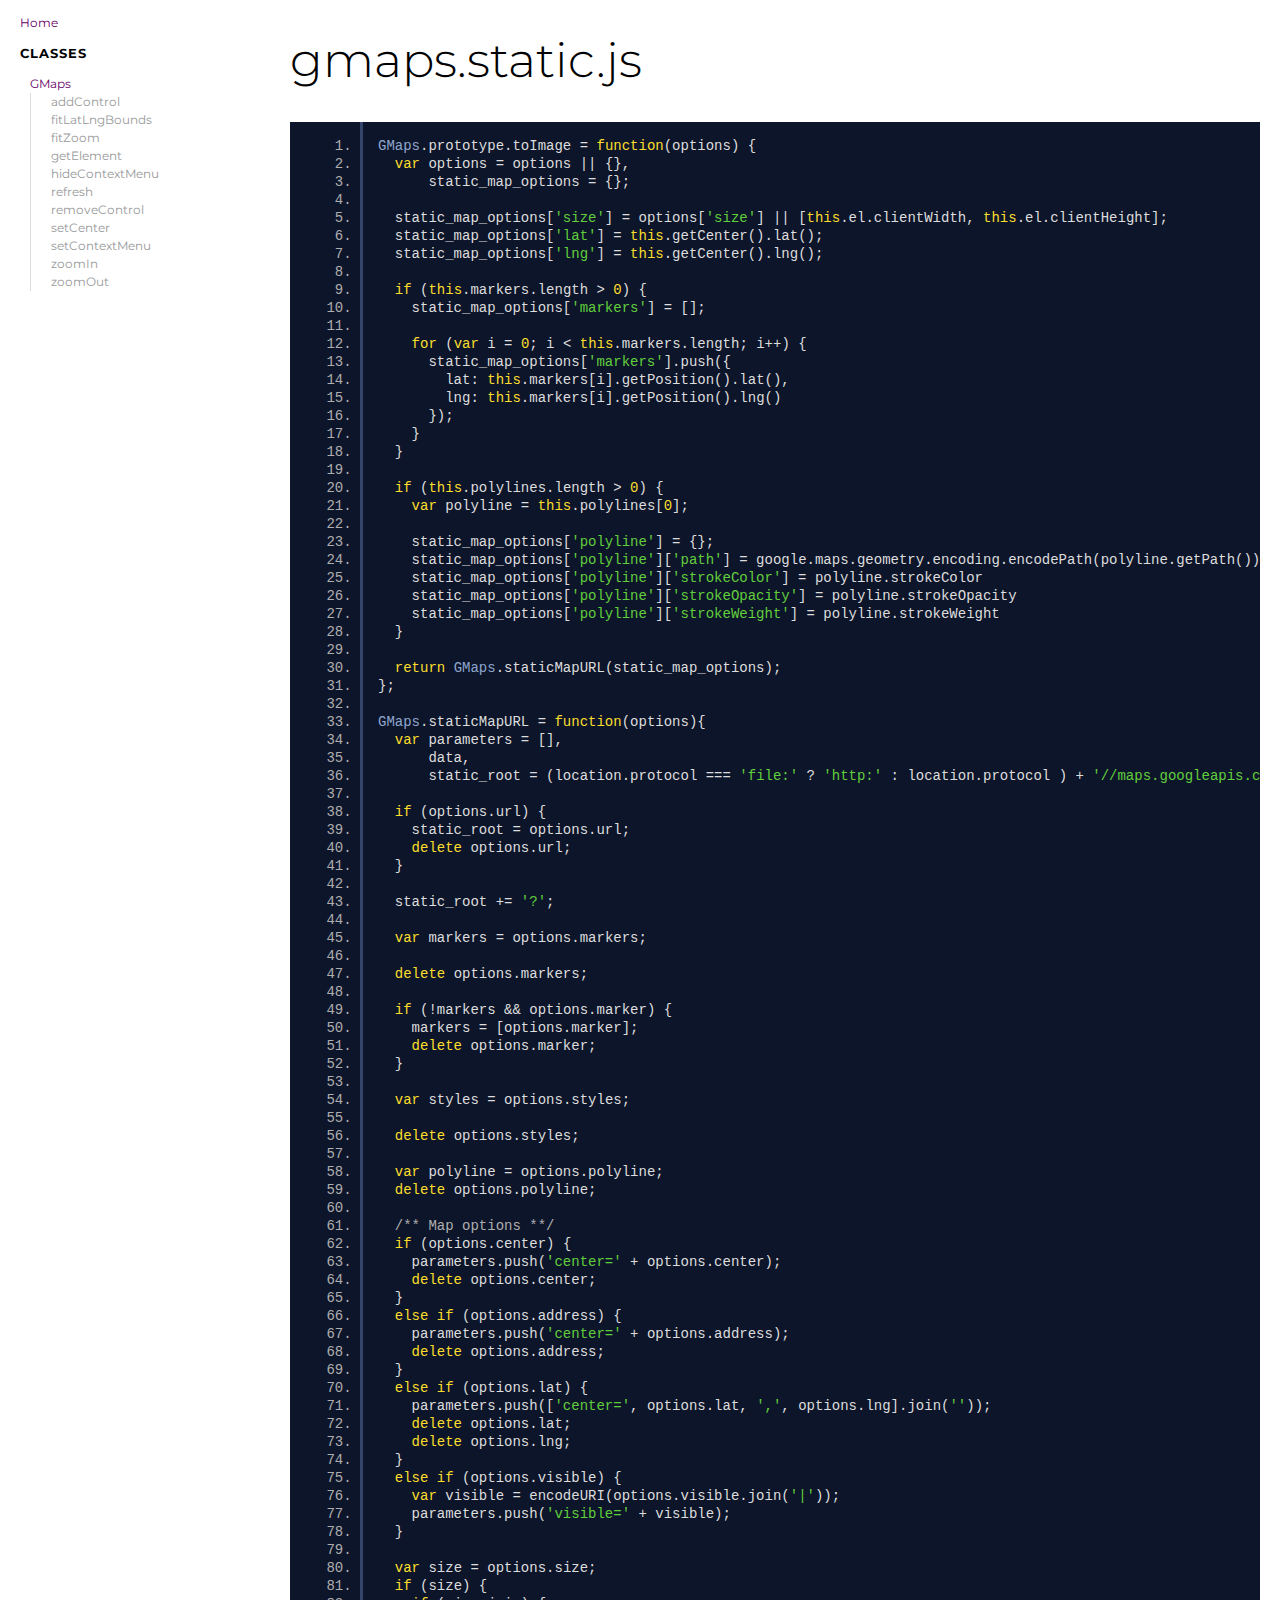
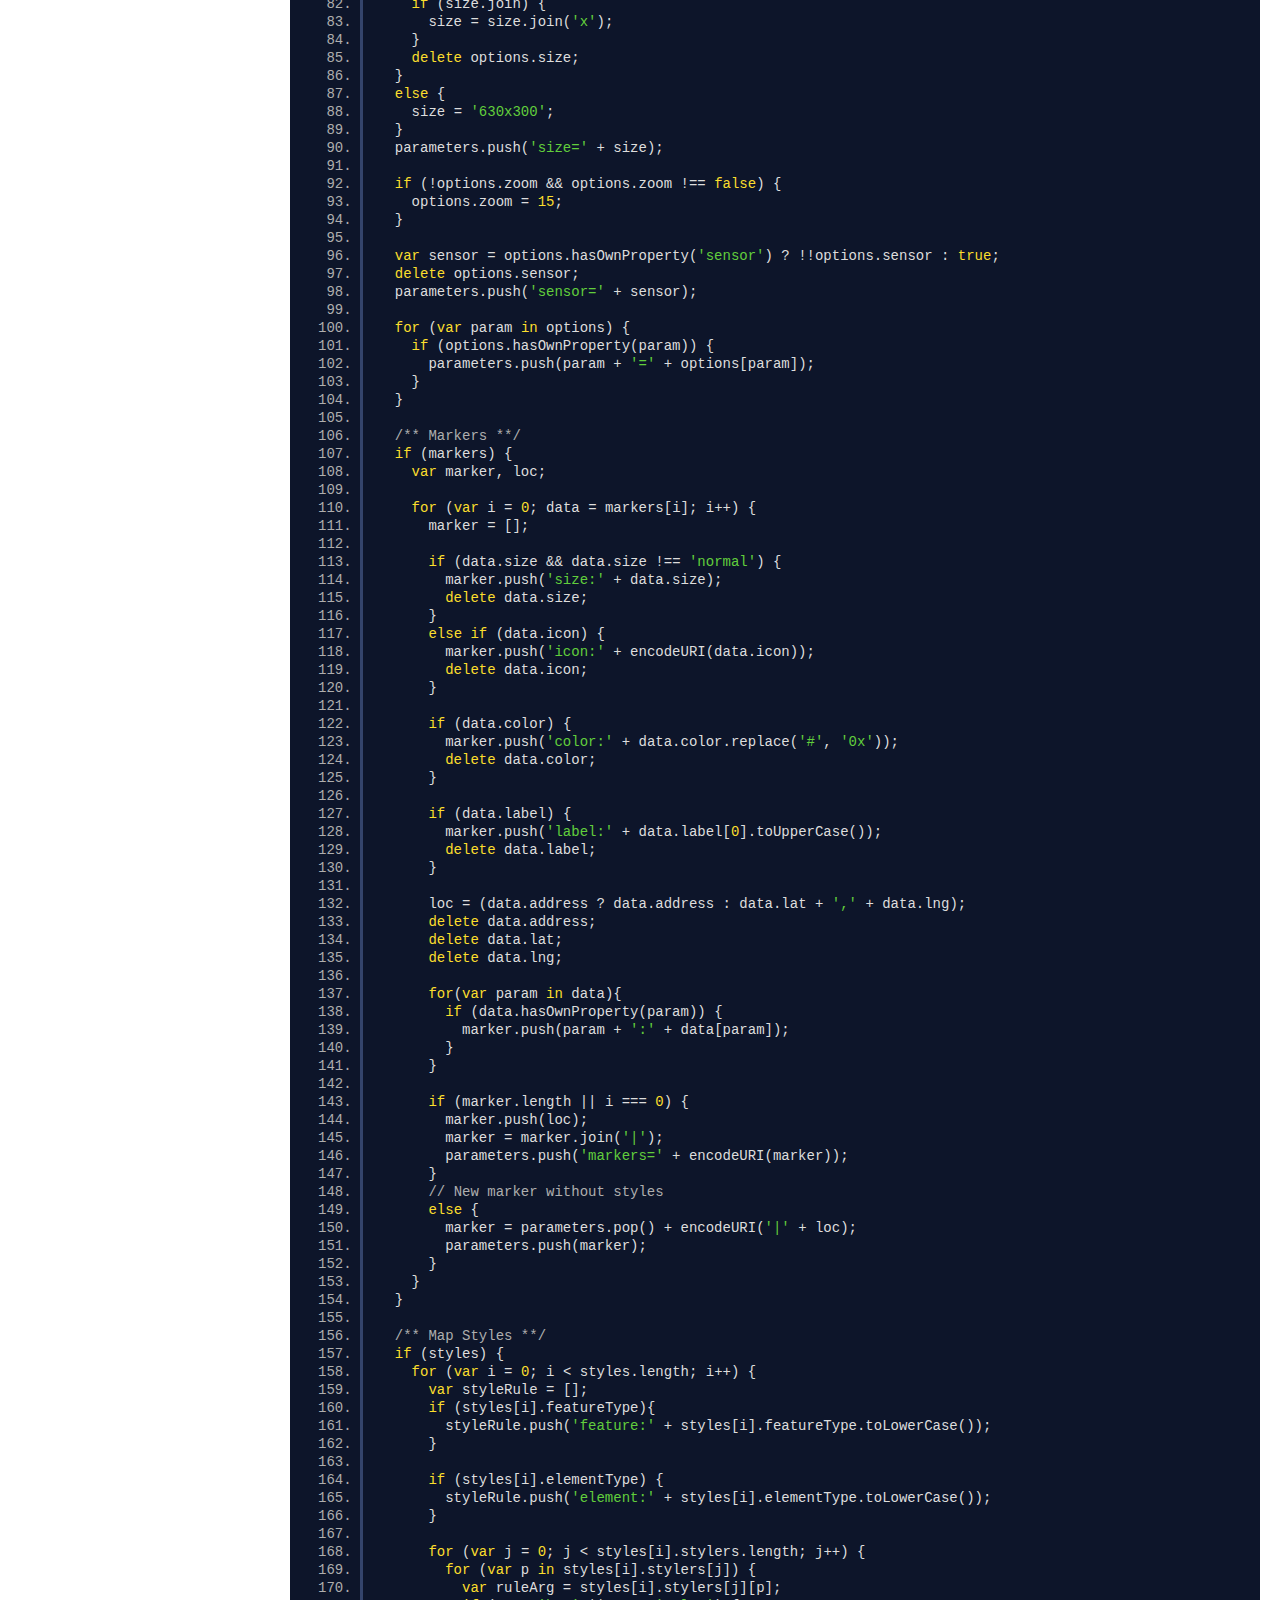
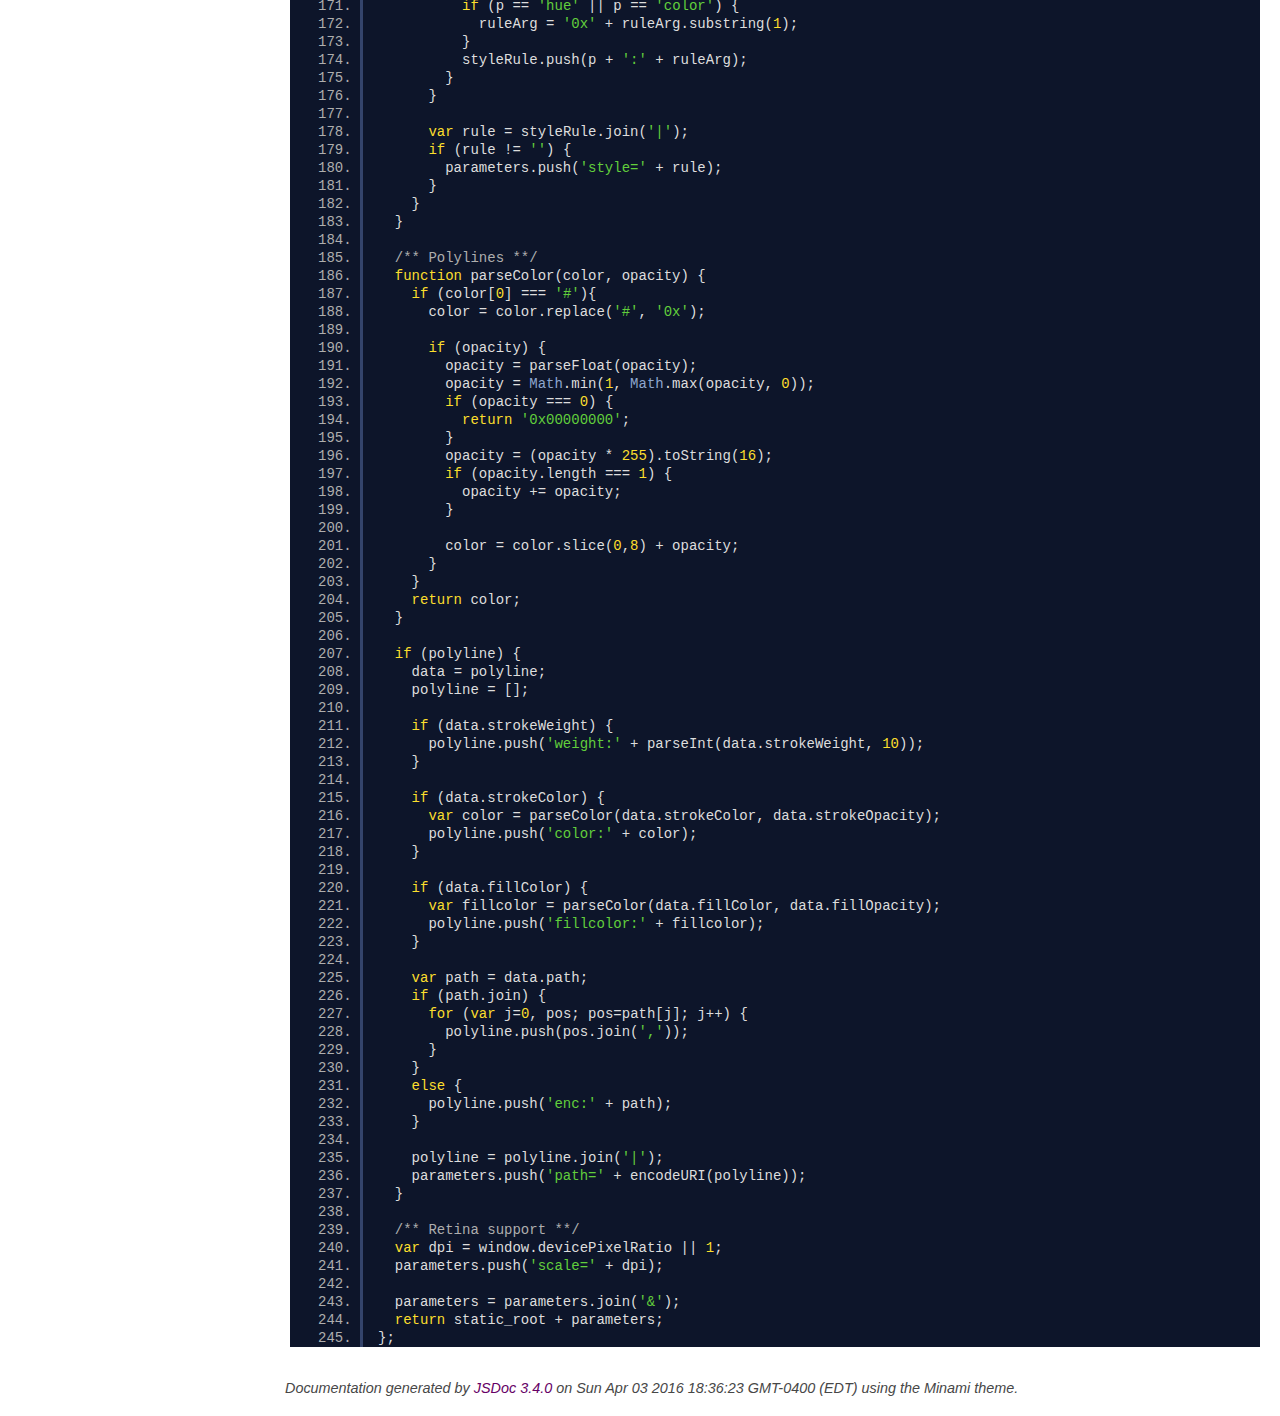
<file: gmaps-master/docs/gmaps.static.js.html>
<!DOCTYPE html>
<html lang="en">
<head>
    <meta charset="utf-8">
    <title>gmaps.static.js - Documentation</title>

    <script src="scripts/prettify/prettify.js"></script>
    <script src="scripts/prettify/lang-css.js"></script>
    <!--[if lt IE 9]>
      <script src="//html5shiv.googlecode.com/svn/trunk/html5.js"></script>
    <![endif]-->
    <link type="text/css" rel="stylesheet" href="https://code.ionicframework.com/ionicons/2.0.1/css/ionicons.min.css">
    <link type="text/css" rel="stylesheet" href="styles/prettify.css">
    <link type="text/css" rel="stylesheet" href="styles/jsdoc.css">
</head>
<body>

<input type="checkbox" id="nav-trigger" class="nav-trigger" />
<label for="nav-trigger" class="navicon-button x">
  <div class="navicon"></div>
</label>

<label for="nav-trigger" class="overlay"></label>

<nav>
    <h2><a href="index.html">Home</a></h2><h3>Classes</h3><ul><li><a href="GMaps.html">GMaps</a><ul class='methods'><li data-type='method'><a href="GMaps.html#addControl">addControl</a></li><li data-type='method'><a href="GMaps.html#fitLatLngBounds">fitLatLngBounds</a></li><li data-type='method'><a href="GMaps.html#fitZoom">fitZoom</a></li><li data-type='method'><a href="GMaps.html#getElement">getElement</a></li><li data-type='method'><a href="GMaps.html#hideContextMenu">hideContextMenu</a></li><li data-type='method'><a href="GMaps.html#refresh">refresh</a></li><li data-type='method'><a href="GMaps.html#removeControl">removeControl</a></li><li data-type='method'><a href="GMaps.html#setCenter">setCenter</a></li><li data-type='method'><a href="GMaps.html#setContextMenu">setContextMenu</a></li><li data-type='method'><a href="GMaps.html#zoomIn">zoomIn</a></li><li data-type='method'><a href="GMaps.html#zoomOut">zoomOut</a></li></ul></li></ul>
</nav>

<div id="main">
    
    <h1 class="page-title">gmaps.static.js</h1>
    

    



    
    <section>
        <article>
            <pre class="prettyprint source linenums"><code>GMaps.prototype.toImage = function(options) {
  var options = options || {},
      static_map_options = {};

  static_map_options['size'] = options['size'] || [this.el.clientWidth, this.el.clientHeight];
  static_map_options['lat'] = this.getCenter().lat();
  static_map_options['lng'] = this.getCenter().lng();

  if (this.markers.length > 0) {
    static_map_options['markers'] = [];
    
    for (var i = 0; i &lt; this.markers.length; i++) {
      static_map_options['markers'].push({
        lat: this.markers[i].getPosition().lat(),
        lng: this.markers[i].getPosition().lng()
      });
    }
  }

  if (this.polylines.length > 0) {
    var polyline = this.polylines[0];
    
    static_map_options['polyline'] = {};
    static_map_options['polyline']['path'] = google.maps.geometry.encoding.encodePath(polyline.getPath());
    static_map_options['polyline']['strokeColor'] = polyline.strokeColor
    static_map_options['polyline']['strokeOpacity'] = polyline.strokeOpacity
    static_map_options['polyline']['strokeWeight'] = polyline.strokeWeight
  }

  return GMaps.staticMapURL(static_map_options);
};

GMaps.staticMapURL = function(options){
  var parameters = [],
      data,
      static_root = (location.protocol === 'file:' ? 'http:' : location.protocol ) + '//maps.googleapis.com/maps/api/staticmap';

  if (options.url) {
    static_root = options.url;
    delete options.url;
  }

  static_root += '?';

  var markers = options.markers;
  
  delete options.markers;

  if (!markers &amp;&amp; options.marker) {
    markers = [options.marker];
    delete options.marker;
  }

  var styles = options.styles;

  delete options.styles;

  var polyline = options.polyline;
  delete options.polyline;

  /** Map options **/
  if (options.center) {
    parameters.push('center=' + options.center);
    delete options.center;
  }
  else if (options.address) {
    parameters.push('center=' + options.address);
    delete options.address;
  }
  else if (options.lat) {
    parameters.push(['center=', options.lat, ',', options.lng].join(''));
    delete options.lat;
    delete options.lng;
  }
  else if (options.visible) {
    var visible = encodeURI(options.visible.join('|'));
    parameters.push('visible=' + visible);
  }

  var size = options.size;
  if (size) {
    if (size.join) {
      size = size.join('x');
    }
    delete options.size;
  }
  else {
    size = '630x300';
  }
  parameters.push('size=' + size);

  if (!options.zoom &amp;&amp; options.zoom !== false) {
    options.zoom = 15;
  }

  var sensor = options.hasOwnProperty('sensor') ? !!options.sensor : true;
  delete options.sensor;
  parameters.push('sensor=' + sensor);

  for (var param in options) {
    if (options.hasOwnProperty(param)) {
      parameters.push(param + '=' + options[param]);
    }
  }

  /** Markers **/
  if (markers) {
    var marker, loc;

    for (var i = 0; data = markers[i]; i++) {
      marker = [];

      if (data.size &amp;&amp; data.size !== 'normal') {
        marker.push('size:' + data.size);
        delete data.size;
      }
      else if (data.icon) {
        marker.push('icon:' + encodeURI(data.icon));
        delete data.icon;
      }

      if (data.color) {
        marker.push('color:' + data.color.replace('#', '0x'));
        delete data.color;
      }

      if (data.label) {
        marker.push('label:' + data.label[0].toUpperCase());
        delete data.label;
      }

      loc = (data.address ? data.address : data.lat + ',' + data.lng);
      delete data.address;
      delete data.lat;
      delete data.lng;

      for(var param in data){
        if (data.hasOwnProperty(param)) {
          marker.push(param + ':' + data[param]);
        }
      }

      if (marker.length || i === 0) {
        marker.push(loc);
        marker = marker.join('|');
        parameters.push('markers=' + encodeURI(marker));
      }
      // New marker without styles
      else {
        marker = parameters.pop() + encodeURI('|' + loc);
        parameters.push(marker);
      }
    }
  }

  /** Map Styles **/
  if (styles) {
    for (var i = 0; i &lt; styles.length; i++) {
      var styleRule = [];
      if (styles[i].featureType){
        styleRule.push('feature:' + styles[i].featureType.toLowerCase());
      }

      if (styles[i].elementType) {
        styleRule.push('element:' + styles[i].elementType.toLowerCase());
      }

      for (var j = 0; j &lt; styles[i].stylers.length; j++) {
        for (var p in styles[i].stylers[j]) {
          var ruleArg = styles[i].stylers[j][p];
          if (p == 'hue' || p == 'color') {
            ruleArg = '0x' + ruleArg.substring(1);
          }
          styleRule.push(p + ':' + ruleArg);
        }
      }

      var rule = styleRule.join('|');
      if (rule != '') {
        parameters.push('style=' + rule);
      }
    }
  }

  /** Polylines **/
  function parseColor(color, opacity) {
    if (color[0] === '#'){
      color = color.replace('#', '0x');

      if (opacity) {
        opacity = parseFloat(opacity);
        opacity = Math.min(1, Math.max(opacity, 0));
        if (opacity === 0) {
          return '0x00000000';
        }
        opacity = (opacity * 255).toString(16);
        if (opacity.length === 1) {
          opacity += opacity;
        }

        color = color.slice(0,8) + opacity;
      }
    }
    return color;
  }

  if (polyline) {
    data = polyline;
    polyline = [];

    if (data.strokeWeight) {
      polyline.push('weight:' + parseInt(data.strokeWeight, 10));
    }

    if (data.strokeColor) {
      var color = parseColor(data.strokeColor, data.strokeOpacity);
      polyline.push('color:' + color);
    }

    if (data.fillColor) {
      var fillcolor = parseColor(data.fillColor, data.fillOpacity);
      polyline.push('fillcolor:' + fillcolor);
    }

    var path = data.path;
    if (path.join) {
      for (var j=0, pos; pos=path[j]; j++) {
        polyline.push(pos.join(','));
      }
    }
    else {
      polyline.push('enc:' + path);
    }

    polyline = polyline.join('|');
    parameters.push('path=' + encodeURI(polyline));
  }

  /** Retina support **/
  var dpi = window.devicePixelRatio || 1;
  parameters.push('scale=' + dpi);

  parameters = parameters.join('&amp;');
  return static_root + parameters;
};
</code></pre>
        </article>
    </section>




</div>

<br class="clear">

<footer>
    Documentation generated by <a href="https://github.com/jsdoc3/jsdoc">JSDoc 3.4.0</a> on Sun Apr 03 2016 18:36:23 GMT-0400 (EDT) using the Minami theme.
</footer>

<script>prettyPrint();</script>
<script src="scripts/linenumber.js"></script>
</body>
</html>
</file>
<file: gmaps-master/test/lib/jasmine.css>
body { background-color: #eeeeee; padding: 0; margin: 5px; overflow-y: scroll; }

#HTMLReporter { font-size: 11px; font-family: Monaco, "Lucida Console", monospace; line-height: 14px; color: #333333; }
#HTMLReporter a { text-decoration: none; }
#HTMLReporter a:hover { text-decoration: underline; }
#HTMLReporter p, #HTMLReporter h1, #HTMLReporter h2, #HTMLReporter h3, #HTMLReporter h4, #HTMLReporter h5, #HTMLReporter h6 { margin: 0; line-height: 14px; }
#HTMLReporter .banner, #HTMLReporter .symbolSummary, #HTMLReporter .summary, #HTMLReporter .resultMessage, #HTMLReporter .specDetail .description, #HTMLReporter .alert .bar, #HTMLReporter .stackTrace { padding-left: 9px; padding-right: 9px; }
#HTMLReporter #jasmine_content { position: fixed; right: 100%; }
#HTMLReporter .version { color: #aaaaaa; }
#HTMLReporter .banner { margin-top: 14px; }
#HTMLReporter .duration { color: #aaaaaa; float: right; }
#HTMLReporter .symbolSummary { overflow: hidden; *zoom: 1; margin: 14px 0; }
#HTMLReporter .symbolSummary li { display: block; float: left; height: 7px; width: 14px; margin-bottom: 7px; font-size: 16px; }
#HTMLReporter .symbolSummary li.passed { font-size: 14px; }
#HTMLReporter .symbolSummary li.passed:before { color: #5e7d00; content: "\02022"; }
#HTMLReporter .symbolSummary li.failed { line-height: 9px; }
#HTMLReporter .symbolSummary li.failed:before { color: #b03911; content: "x"; font-weight: bold; margin-left: -1px; }
#HTMLReporter .symbolSummary li.skipped { font-size: 14px; }
#HTMLReporter .symbolSummary li.skipped:before { color: #bababa; content: "\02022"; }
#HTMLReporter .symbolSummary li.pending { line-height: 11px; }
#HTMLReporter .symbolSummary li.pending:before { color: #aaaaaa; content: "-"; }
#HTMLReporter .exceptions { color: #fff; float: right; margin-top: 5px; margin-right: 5px; }
#HTMLReporter .bar { line-height: 28px; font-size: 14px; display: block; color: #eee; }
#HTMLReporter .runningAlert { background-color: #666666; }
#HTMLReporter .skippedAlert { background-color: #aaaaaa; }
#HTMLReporter .skippedAlert:first-child { background-color: #333333; }
#HTMLReporter .skippedAlert:hover { text-decoration: none; color: white; text-decoration: underline; }
#HTMLReporter .passingAlert { background-color: #a6b779; }
#HTMLReporter .passingAlert:first-child { background-color: #5e7d00; }
#HTMLReporter .failingAlert { background-color: #cf867e; }
#HTMLReporter .failingAlert:first-child { background-color: #b03911; }
#HTMLReporter .results { margin-top: 14px; }
#HTMLReporter #details { display: none; }
#HTMLReporter .resultsMenu, #HTMLReporter .resultsMenu a { background-color: #fff; color: #333333; }
#HTMLReporter.showDetails .summaryMenuItem { font-weight: normal; text-decoration: inherit; }
#HTMLReporter.showDetails .summaryMenuItem:hover { text-decoration: underline; }
#HTMLReporter.showDetails .detailsMenuItem { font-weight: bold; text-decoration: underline; }
#HTMLReporter.showDetails .summary { display: none; }
#HTMLReporter.showDetails #details { display: block; }
#HTMLReporter .summaryMenuItem { font-weight: bold; text-decoration: underline; }
#HTMLReporter .summary { margin-top: 14px; }
#HTMLReporter .summary .suite .suite, #HTMLReporter .summary .specSummary { margin-left: 14px; }
#HTMLReporter .summary .specSummary.passed a { color: #5e7d00; }
#HTMLReporter .summary .specSummary.failed a { color: #b03911; }
#HTMLReporter .description + .suite { margin-top: 0; }
#HTMLReporter .suite { margin-top: 14px; }
#HTMLReporter .suite a { color: #333333; }
#HTMLReporter #details .specDetail { margin-bottom: 28px; }
#HTMLReporter #details .specDetail .description { display: block; color: white; background-color: #b03911; }
#HTMLReporter .resultMessage { padding-top: 14px; color: #333333; }
#HTMLReporter .resultMessage span.result { display: block; }
#HTMLReporter .stackTrace { margin: 5px 0 0 0; max-height: 224px; overflow: auto; line-height: 18px; color: #666666; border: 1px solid #ddd; background: white; white-space: pre; }

#TrivialReporter { padding: 8px 13px; position: absolute; top: 0; bottom: 0; left: 0; right: 0; overflow-y: scroll; background-color: white; font-family: "Helvetica Neue Light", "Lucida Grande", "Calibri", "Arial", sans-serif; /*.resultMessage {*/ /*white-space: pre;*/ /*}*/ }
#TrivialReporter a:visited, #TrivialReporter a { color: #303; }
#TrivialReporter a:hover, #TrivialReporter a:active { color: blue; }
#TrivialReporter .run_spec { float: right; padding-right: 5px; font-size: .8em; text-decoration: none; }
#TrivialReporter .banner { color: #303; background-color: #fef; padding: 5px; }
#TrivialReporter .logo { float: left; font-size: 1.1em; padding-left: 5px; }
#TrivialReporter .logo .version { font-size: .6em; padding-left: 1em; }
#TrivialReporter .runner.running { background-color: yellow; }
#TrivialReporter .options { text-align: right; font-size: .8em; }
#TrivialReporter .suite { border: 1px outset gray; margin: 5px 0; padding-left: 1em; }
#TrivialReporter .suite .suite { margin: 5px; }
#TrivialReporter .suite.passed { background-color: #dfd; }
#TrivialReporter .suite.failed { background-color: #fdd; }
#TrivialReporter .spec { margin: 5px; padding-left: 1em; clear: both; }
#TrivialReporter .spec.failed, #TrivialReporter .spec.passed, #TrivialReporter .spec.skipped { padding-bottom: 5px; border: 1px solid gray; }
#TrivialReporter .spec.failed { background-color: #fbb; border-color: red; }
#TrivialReporter .spec.passed { background-color: #bfb; border-color: green; }
#TrivialReporter .spec.skipped { background-color: #bbb; }
#TrivialReporter .messages { border-left: 1px dashed gray; padding-left: 1em; padding-right: 1em; }
#TrivialReporter .passed { background-color: #cfc; display: none; }
#TrivialReporter .failed { background-color: #fbb; }
#TrivialReporter .skipped { color: #777; background-color: #eee; display: none; }
#TrivialReporter .resultMessage span.result { display: block; line-height: 2em; color: black; }
#TrivialReporter .resultMessage .mismatch { color: black; }
#TrivialReporter .stackTrace { white-space: pre; font-size: .8em; margin-left: 10px; max-height: 5em; overflow: auto; border: 1px inset red; padding: 1em; background: #eef; }
#TrivialReporter .finished-at { padding-left: 1em; font-size: .6em; }
#TrivialReporter.show-passed .passed, #TrivialReporter.show-skipped .skipped { display: block; }
#TrivialReporter #jasmine_content { position: fixed; right: 100%; }
#TrivialReporter .runner { border: 1px solid gray; display: block; margin: 5px 0; padding: 2px 0 2px 10px; }
</file>
<file: gmaps-master/test/style.css>
body {
font-family: sans-serif;
}

h1, h2, h3, h4, h5, h6 {
  margin: 0;
  font-weight: lighter;
  text-transform: lowercase;
  font-variant: small-caps;
}

.map,
.panorama {
  width: 100%;
  height: 100px;
}

.with-columns {
  display: block;
  width: 100%;
  overflow: hidden;
}

.with-columns .map,
.with-columns .panorama {
  display: block;
  width: 50%;
  height: 150px;
  float: left;
}
</file>
<file: style.css>
<style>
@import url('https://fonts.googleapis.com/css?family=Source+Sans+Pro');
</style> 

*{margin:0;padding:0;outline0}
body{font-family: 'Source Sans Pro', sans-serif;font-size:14px;line-height:18px;color:000;
background:url(images/bg.png) repeat fixed 0 0 #fff;}


.templete{width:960px;margin:0 auto;}
.contemplete {
  margin: 0 auto;
  width: 959px;
}



.clear{overflow:hidden;}

input[type="text"], input[type="email"] {
  border: 1px solid #cfc5b6;
  border-radius: 3px;
  margin-bottom: 5px;
  padding: 5px;
  width: 300px;
}


input[type="submit"] {
  background: #b7801c none repeat scroll 0 0;
  color: #fff;
  cursor: pointer;
  font-size: 20px;
  padding: 1px 10px;
}
input[type="submit"]:hover{background:FEF4E5;color:#000;}
textarea {
  height: 110px;
  margin-bottom: 10px;
  padding: 5px;
  width: 300px;
  border: 1px solid #cfc5b6;
}
 


.Headersection {
  background: #B78017 none repeat scroll 0 0;
  color: #fff;
 
}

.logo{width:430px;float:left}
.logo img {
  float: left;
  padding-bottom: 10px;
  padding-left: 20px;
  padding-top: 10px;
  width: 70px;
  margin-right: 15px;
}
.logo h2{
	color:#fff;
	font-size:32px;
	margin-bottom:11px;
	margin-top:24px;
	text-shadow:2px 2px 0 #666;
	
	
}
.logo p{}
.social {
  float: right;
  margin-right:20px;
  margin-top:28px;
  text-align:right;
  width: 255px;
}
.social a {
  border-radius: 8px;
  color: #fff;
  font-size: 30px;
  padding: 2px 7px;
  background: #A56E0A;
}
.social a:hover{background:#fff;color:#333;}
.social img {
  width: 60px;
}

.navsection {
  background: #e6af4b none repeat scroll 0 0;
  min-height: 38px;
}
.navsection ul{margin:0;padding:0;list-style:none;}
.navsection ul li {
  border-left: 1px solid #fdc662;
  border-right: 1px solid #c18a26;
  display: block;
  float: left;
  position:relative;
}
.navsection ul li:first-child{border-left: 0px solid #fdc662;}
.navsection ul li:last-child{border-right: 0px solid #c18a26;}

.navsection ul li a {
 
  color: #fff;
  display: block;
  font-size: 20px;
  font-weight: bold;
  padding:10px;
  text-decoration: none;
  transition:.5s;
  -webkit-transition:.5s;
  -moz-transition:.5s;
  -o-transition:.5s;
  
}
.navsection ul li a:hover,#active{background: #FEF4E5;color:#333;transition:.35s;}


.navsection ul li ul {
  left: -99999px;
  position: absolute;
  z-index: 999;
}
.navsection ul li:hover ul{left:0px;}
.navsection ul li ul li{background:#E6AF4B;width:200px;border-bottom:1px solid #CA932F;
float:none;border-left: 0px solid #fdc662;border-right: 0px solid #c18a26;}

.navsection ul li ul li:last-child{border-bottom: 0px solid #c18a26;}

.navsection ul li ul li a{}


.slidersection{}

.Contentsection {
  background: #ffffff none repeat scroll 0 0;
  border: 1px solid #ca932f;
  padding: 15px;
}
.Maincontent {
  background: #fef4e5 none repeat scroll 0 0;
  border: 1px solid #ded4c5;
  float: left;
  margin: 0 15px 15px 0;
  padding: 8px 15px;
  width: 606px;
}
.about{}

.about img {
  background: #fff none repeat scroll 0 0;
  border: 1px solid #b7801c;
  float: left;
  height: 196px;
  margin-right: 10px;
  padding: 5px;
  width: 300px;
}
.about p {
  font-size: 16px;
  line-height: 24px;
  margin-bottom: 10px;
  text-align: justify;
}
.about h3 {
  background: #e6af4b none repeat scroll 0 0;
  border-bottom: 2px solid #b7801c;
  color: #333;
  margin-bottom: 8px;
  padding: 17px;
  font-size: 18px;
}
.about h4{
  background: #e6af4b none repeat scroll 0 0;
  border-bottom: 2px solid #B7801c;
  margin-bottom:8px;
  color: #333;
  padding: 17px;
  font-size: 18px;
}
.about h5 {
  background: #e6af4b none repeat scroll 0 0;
  border-bottom: 2px solid #b7801c;
  color: #333;
  margin-bottom: 8px;
  padding: 17px;
  font-size: 18px;
}
.Relatedpost{}
.Relatedpost h2 {
  background: #e6af4b none repeat scroll 0 0;
  border-bottom: 2px solid #b7801c !important;
  color: #000 !important;
}
.Relatedpost img {
  height: 100px;
  margin-bottom: 10px;
  width: 187px;
}
.Relatedpost img:hover{opacity:0.4}


.samepost{}
.samepost h2,.about h2 {
  border-bottom: 2px solid #e0d6c7;
  color: #ac7511;
  font-size: 25px;
  font-weight: bold;
  margin-bottom: 10px;
  padding: 10px;
}

.samepost img {
  background: #fff none repeat scroll 0 0;
  border: 2px solid #f1dea7;
  float: left;
  margin-right: 10px;
  padding: 5px;
  width: 200px;
}
.samepost p {
  font-size: 16px;
  line-height: 23px;
  text-align: justify;
}
.readmore {
  float: right;
  margin-top: 10px;
  padding: 10px;
}
.readmore a {
  background: #fff none repeat scroll 0 0;
  border: 1px solid #b7801c;
  color: #b7801c;
  display: block;
  font-size: 17px;
  padding: 4px 8px;
  text-decoration: none;
  border-radius: 3px;
}
.readmore a:hover{color:#E16525;}



.Sidebar {
  background: #fef4e5 none repeat scroll 0 0;
  border:1px solid #b7801c;
  float: right;
  margin-bottom: 15px;
  margin-top: 0px;
  padding: 10px;
  width: 280px;
}
.Samesidebar{}
.Samesidebar h2 {
  background: #e6af4b none repeat scroll 0 0;
  border-bottom: 2px solid #B7801c;
  margin-bottom:8px;
  color: #333;
  padding: 10px;
}
.Samesidebar ul{padding:0;margin:0;list-style:none;}
.Samesidebar ul li{
	border-bottom:1px dashed #e9c05c;
	font-size:16px;
	padding:5px 0px 5px 0;
}
.Samesidebar ul li:last-child{border-bottom:0px dashed #e9c05c;}
.Samesidebar ul li a{
	color:814a00;
	text-decoration:none;
	
}
.Samesidebar ul li a:hover{color:#DF5C25;}
.Samesidebar p{
	margin-bottom:10px;
}
.Popular{}
.Popular h3 {
  font-weight: normal;
  font-size: 18px;
  border-bottom: 1px dashed #B7801C;
  margin-bottom: 10px;
  padding-bottom: 5px;
}
.Popular a{text-decoration:none;color:#444;}
.Popular img {
  float: left;
  height: 45px;
  margin-right: 10px;
  width: 77px;
  margin-top: 10px;
  background: #fff;
  padding: 3px;
  border:  1px solid #F6BF5B;
  border-radius: 31px;
}
.Popular p{}


.fottersection{height:90px;background:#B78017;text-align:center;}
.fottermenu{
	margin-top:20px;
	margin-bottom:5px;
	
}
.fottermenu ul{padding:0;margin:0;text-align:center;list-stylenone;}
.fottermenu ul li{display:inline-block;}
.fottermenu ul li a{
	
	color:#E6AF4B;
	font-size:18px;
	margin-right:5px;
	
}
.fottersection p{}
.fixedicon {
  left: 0;
  position: fixed;
  top: 175px;
  width: 50px;
}
.fixedicon img {
  width: 50px;
}

.myitem p{
	font-size:16px;
	line-height:22px;
	margin-bottom:5px;
	text-align:justify;
	}

.items{
   margin:0 auto;
   height: 250px;
   width: 400px;
   position:relative;
   overflow:hidden;

}
.items img {
  height: 250px;
  width: 400px;
}

.items:hover .shadow{top:0}
.shadow {
  height: 100%;
  width:100%;
  position:absolute;
  top:-100%;
  transition:.6s;
  background:rgba(0,0,0, .6);
}
.ourtext{
 border:2px solid #fff;
 margin:92px auto 0;
 padding:10px;
 width:230px;
 text-align:center;
 color:#fff;
}
  
.ourtext h2 {
  
}
.ourtext p {
  color: #fff;
  margin-top: 0px;
  font-style: italic;
  margin-left:20px;
  
  
}
.googlemp{}
#map {
   width:100%;
   height:300px;
  
  }
.Mycounter {
  background: #ca932f none repeat scroll 0 0;
  color: #000;
  font-size: 90px;
  padding: 178px 30px;
  text-align: center;
}
/* sort and filter */
.sorting{text-align:center;}

* { box-sizing: border-box; }

body {
  font-family: sans-serif;
}

/* ---- button ---- */
.button-group{
	margin-left:90px;
	margin-top:20px;
	
}
.button {
  display: inline-block;
  padding: 0.5em 1.0em;
  background: #EEE;
  border: none;
  border-radius: 7px;
  background-image: linear-gradient( to bottom, hsla(0, 0%, 0%, 0), hsla(0, 0%, 0%, 0.2) );
  color: #222;
  font-family: sans-serif;
  font-size: 16px;
  text-shadow: 0 1px white;
  cursor: pointer;
  margin-bottom:20px;
}

.button:hover {
  background-color: #8CF;
  text-shadow: 0 1px hsla(0, 0%, 100%, 0.5);
  color: #222;
}

.button:active,
.button.is-checked {
  background-color: #28F;
}

.button.is-checked {
  color: white;
  text-shadow: 0 -1px hsla(0, 0%, 0%, 0.8);
}

.button:active {
  box-shadow: inset 0 1px 10px hsla(0, 0%, 0%, 0.8);
}

/* ---- button-group ---- */

.button-group {
  margin-bottom: 20px;
}

.button-group:after {
  content: '';
  display: block;
  clear: both;
}

.button-group .button {
  float: left;
  border-radius: 0;
  margin-left: 0;
  margin-right: 1px;
}

.button-group .button:first-child { border-radius: 0.5em 0 0 0.5em; }
.button-group .button:last-child { border-radius: 0 0.5em 0.5em 0; }

/* ---- isotope ---- */



/* clear fix */
.grid:after {
  content: '';
  display: block;
  clear: both;
}

/* ---- .element-item ---- */

.element-item {
  color: #262524;
  float: left;
  position: relative;
  width: 150px;
  margin-left:20px;
}
.element-item img{
	background:#fff;
	width:100%;
	border:1px solid #ddd;
	padding:5px;
	}
	
	






.
.
.
.
</file>
<file: gmaps-master/docs/styles/prettify.css>
.pln {
  color: #ddd;
}

/* string content */
.str {
  color: #61ce3c;
}

/* a keyword */
.kwd {
  color: #fbde2d;
}

/* a comment */
.com {
  color: #aeaeae;
}

/* a type name */
.typ {
  color: #8da6ce;
}

/* a literal value */
.lit {
  color: #fbde2d;
}

/* punctuation */
.pun {
  color: #ddd;
}

/* lisp open bracket */
.opn {
  color: #000000;
}

/* lisp close bracket */
.clo {
  color: #000000;
}

/* a markup tag name */
.tag {
  color: #c82829;
}

/* a markup attribute name */
.atn {
  color: #f5871f;
}

/* a markup attribute value */
.atv {
  color: #3e999f;
}

/* a declaration */
.dec {
  color: #f5871f;
}

/* a variable name */
.var {
  color: #c82829;
}

/* a function name */
.fun {
  color: #4271ae;
}

/* Specify class=linenums on a pre to get line numbering */
ol.linenums {
  margin-top: 0;
  margin-bottom: 0;
}
</file>
<file: gmaps-master/docs/styles/jsdoc.css>
@import url(https://fonts.googleapis.com/css?family=Montserrat:400,700);

* {
  box-sizing: border-box
}

html, body {
  height: 100%;
  width: 100%;
}

body {
  color: #4d4e53;
  background-color: white;
  margin: 0 auto;
  padding: 0 20px;
  font-family: 'Helvetica Neue', Helvetica, sans-serif;
  font-size: 16px;
  line-height: 160%;
}

a,
a:active {
  color: #606;
  text-decoration: none;
}

a:hover {
  text-decoration: none;
}

article a {
  border-bottom: 1px solid #ddd;
}

article a:hover, article a:active {
  border-bottom-color: #222;
}

p, ul, ol, blockquote {
  margin-bottom: 1em;
}

h1, h2, h3, h4, h5, h6 {
  font-family: 'Montserrat', sans-serif;
}

h1, h2, h3, h4, h5, h6 {
  color: #000;
  font-weight: 400;
  margin: 0;
}

h1 {
  font-weight: 300;
  font-size: 48px;
  margin: 1em 0 .5em;
}

h1.page-title {
  font-size: 48px;
  margin: 1em 30px;
}

h2 {
  font-size: 24px;
  margin: 1.5em 0 .3em;
}

h3 {
  font-size: 24px;
  margin: 1.2em 0 .3em;
}

h4 {
  font-size: 18px;
  margin: 1em 0 .2em;
  color: #4d4e53;
}

h4.name {
  color: #fff;
  background: #6d426d;
  box-shadow: 0 .25em .5em #d3d3d3;
  border-top: 1px solid #d3d3d3;
  border-bottom: 1px solid #d3d3d3;
  margin: 1.5em 0 0.5em;
  padding: .75em 0 .75em 10px;
}

h5, .container-overview .subsection-title {
  font-size: 120%;
  letter-spacing: -0.01em;
  margin: 8px 0 3px 0;
}

h6 {
  font-size: 100%;
  letter-spacing: -0.01em;
  margin: 6px 0 3px 0;
  font-style: italic;
}

tt, code, kbd, samp {
  font-family: Consolas, Monaco, 'Andale Mono', monospace;
  background: #f4f4f4;
  padding: 1px 5px;
}

.class-description {
  font-size: 130%;
  line-height: 140%;
  margin-bottom: 1em;
  margin-top: 1em;
}

.class-description:empty {
  margin: 0
}

#main {
  float: right;
  min-width: 360px;
  width: calc(100% - 240px);
}

header {
  display: block
}

section {
  display: block;
  background-color: #fff;
  padding: 0 0 0 30px;
}

.variation {
  display: none
}

.signature-attributes {
  font-size: 60%;
  color: #eee;
  font-style: italic;
  font-weight: lighter;
}

nav {
  float: left;
  display: block;
  width: 250px;
  background: #fff;
  overflow: auto;
  position: fixed;
  height: 100%;
}

nav h3 {
  margin-top: 12px;
  font-size: 13px;
  text-transform: uppercase;
  letter-spacing: 1px;
  font-weight: 700;
  line-height: 24px;
  margin: 15px 0 10px;
  padding: 0;
  color: #000;
}

nav ul {
  font-family: 'Lucida Grande', 'Lucida Sans Unicode', arial, sans-serif;
  font-size: 100%;
  line-height: 17px;
  padding: 0;
  margin: 0;
  list-style-type: none;
}

nav ul a,
nav ul a:active {
  font-family: 'Montserrat', sans-serif;
  line-height: 18px;
  padding: 0;
  display: block;
  font-size: 12px;
}

nav a:hover,
nav a:active {
  color: #606;
}

nav > ul {
  padding: 0 10px;
}

nav > ul > li > a {
  color: #606;
}

nav ul ul {
  margin-bottom: 10px
}

nav ul ul a {
  color: hsl(207, 1%, 60%);
  border-left: 1px solid hsl(207, 10%, 86%);
}

nav ul ul a,
nav ul ul a:active {
  padding-left: 20px
}

nav h2 {
   font-size: 12px;
   margin: 0;
   padding: 0;
}

nav > h2 > a {
   display: block;
   margin: 10px 0 -10px;
   color: #606 !important;
}

footer {
  color: hsl(0, 0%, 28%);
  margin-left: 250px;
  display: block;
  padding: 15px;
  font-style: italic;
  font-size: 90%;
}

.ancestors {
  color: #999
}

.ancestors a {
   color: #999 !important;
}

.clear {
  clear: both
}

.important {
  font-weight: bold;
  color: #950B02;
}

.yes-def {
  text-indent: -1000px
}

.type-signature {
  color: #CA79CA
}

.type-signature:last-child {
  color: #eee;
}

.name, .signature {
  font-family: Consolas, Monaco, 'Andale Mono', monospace
}

.signature {
    color: #fc83ff;
}

.details {
  margin-top: 6px;
  border-left: 2px solid #DDD;
  line-height: 20px;
  font-size: 14px;
}

.details dt {
   width: 120px;
   float: left;
   padding-left: 10px;
}

.details dd {
   margin-left: 70px;
   margin-top: 6px;
   margin-bottom: 6px;
}

.details ul {
   margin: 0
}

.details ul {
   list-style-type: none
}

.details pre.prettyprint {
   margin: 0
}

.details .object-value {
   padding-top: 0
}

.description {
  margin-bottom: 1em;
  margin-top: 1em;
}

.code-caption {
  font-style: italic;
  font-size: 107%;
  margin: 0;
}

.prettyprint {
  font-size: 14px;
  overflow: auto;
}

.prettyprint.source {
  width: inherit;
  line-height: 18px;
  display: block;
  background-color: #0d152a;
  color: #aeaeae;
}

.prettyprint code {
  line-height: 18px;
  display: block;
  background-color: #0d152a;
  color: #4D4E53;
}

.prettyprint > code {
  padding: 15px;
}

.prettyprint .linenums code {
  padding: 0 15px
}

.prettyprint .linenums li:first-of-type code {
  padding-top: 15px
}

.prettyprint code span.line {
  display: inline-block
}

.prettyprint.linenums {
  padding-left: 70px;
  -webkit-user-select: none;
  -moz-user-select: none;
  -ms-user-select: none;
  user-select: none;
}

.prettyprint.linenums ol {
   padding-left: 0
}

.prettyprint.linenums li {
   border-left: 3px #34446B solid;
}

.prettyprint.linenums li.selected, .prettyprint.linenums li.selected * {
   background-color: #34446B;
}

.prettyprint.linenums li * {
   -webkit-user-select: text;
   -moz-user-select: text;
   -ms-user-select: text;
   user-select: text;
}

.params, .props {
  border-spacing: 0;
  border: 1px solid #ddd;
  border-collapse: collapse;
  border-radius: 3px;
  box-shadow: 0 1px 3px rgba(0,0,0,0.1);
  width: 100%;
  font-size: 14px;
  margin: 1em 0;
}

.params td, .params .name, .props .name, .name code {
   color: #4D4E53;
   font-family: Consolas, Monaco, 'Andale Mono', monospace;
   font-size: 100%;
}

.params td, .params th, .props td, .props th {
   margin: 0px;
   text-align: left;
   vertical-align: top;
   padding: 10px;
   display: table-cell;
}

.params td {
   border-top: 1px solid #eee
}

.params thead tr, .props thead tr {
   background-color: #fff;
   font-weight: bold;
}

.params .params thead tr, .props .props thead tr {
   background-color: #fff;
   font-weight: bold;
}

.params td.description > p:first-child, .props td.description > p:first-child {
   margin-top: 0;
   padding-top: 0;
}

.params td.description > p:last-child, .props td.description > p:last-child {
   margin-bottom: 0;
   padding-bottom: 0;
}

span.param-type, .params td .param-type, .param-type dd {
   color: #606;
  font-family: Consolas, Monaco, 'Andale Mono', monospace
}

.param-type dt, .param-type dd {
  display: inline-block
}

.param-type {
  margin: 14px 0;
}

.disabled {
  color: #454545
}

/* navicon button */
.navicon-button {
  display: none;
  position: relative;
  padding: 2.0625rem 1.5rem;
  transition: 0.25s;
  cursor: pointer;
  -webkit-user-select: none;
     -moz-user-select: none;
      -ms-user-select: none;
          user-select: none;
  opacity: .8;
}
.navicon-button .navicon:before, .navicon-button .navicon:after {
  transition: 0.25s;
}
.navicon-button:hover {
  transition: 0.5s;
  opacity: 1;
}
.navicon-button:hover .navicon:before, .navicon-button:hover .navicon:after {
  transition: 0.25s;
}
.navicon-button:hover .navicon:before {
  top: .825rem;
}
.navicon-button:hover .navicon:after {
  top: -.825rem;
}

/* navicon */
.navicon {
  position: relative;
  width: 2.5em;
  height: .3125rem;
  background: #000;
  transition: 0.3s;
  border-radius: 2.5rem;
}
.navicon:before, .navicon:after {
  display: block;
  content: "";
  height: .3125rem;
  width: 2.5rem;
  background: #000;
  position: absolute;
  z-index: -1;
  transition: 0.3s 0.25s;
  border-radius: 1rem;
}
.navicon:before {
  top: .625rem;
}
.navicon:after {
  top: -.625rem;
}

/* open */
.nav-trigger:checked + label:not(.steps) .navicon:before,
.nav-trigger:checked + label:not(.steps) .navicon:after {
  top: 0 !important;
}

.nav-trigger:checked + label .navicon:before,
.nav-trigger:checked + label .navicon:after {
  transition: 0.5s;
}

/* Minus */
.nav-trigger:checked + label {
  -webkit-transform: scale(0.75);
          transform: scale(0.75);
}

/* × and + */
.nav-trigger:checked + label.plus .navicon,
.nav-trigger:checked + label.x .navicon {
  background: transparent;
}

.nav-trigger:checked + label.plus .navicon:before,
.nav-trigger:checked + label.x .navicon:before {
  -webkit-transform: rotate(-45deg);
          transform: rotate(-45deg);
  background: #FFF;
}

.nav-trigger:checked + label.plus .navicon:after,
.nav-trigger:checked + label.x .navicon:after {
  -webkit-transform: rotate(45deg);
          transform: rotate(45deg);
  background: #FFF;
}

.nav-trigger:checked + label.plus {
  -webkit-transform: scale(0.75) rotate(45deg);
          transform: scale(0.75) rotate(45deg);
}

.nav-trigger:checked ~ nav {
  left: 0 !important;
}

.nav-trigger:checked ~ .overlay {
  display: block;
}

.nav-trigger {
  position: fixed;
  top: 0;
  clip: rect(0, 0, 0, 0);
}

.overlay {
  display: none;
  position: fixed;
  top: 0;
  bottom: 0;
  left: 0;
  right: 0;
  width: 100%;
  height: 100%;
  background: hsla(0, 0%, 0%, 0.5);
  z-index: 1;
}

@media only screen and (min-width: 320px) and (max-width: 680px) {
  body {
    overflow-x: hidden;
  }

  nav {
    background: #FFF;
    width: 250px;
    height: 100%;
    position: fixed;
    top: 0;
    right: 0;
    bottom: 0;
    left: -250px;
    z-index: 3;
    padding: 0 10px;
    transition: left 0.2s;
  }

  .navicon-button {
    display: inline-block;
    position: fixed;
    top: 1.5em;
    right: 0;
    z-index: 2;
  }

  #main {
    width: 100%;
    min-width: 360px;
  }

  #main h1.page-title {
    margin: 1em 0;
  }

  #main section {
    padding: 0;
  }

  footer {
    margin-left: 0;
  }
}
</file>
